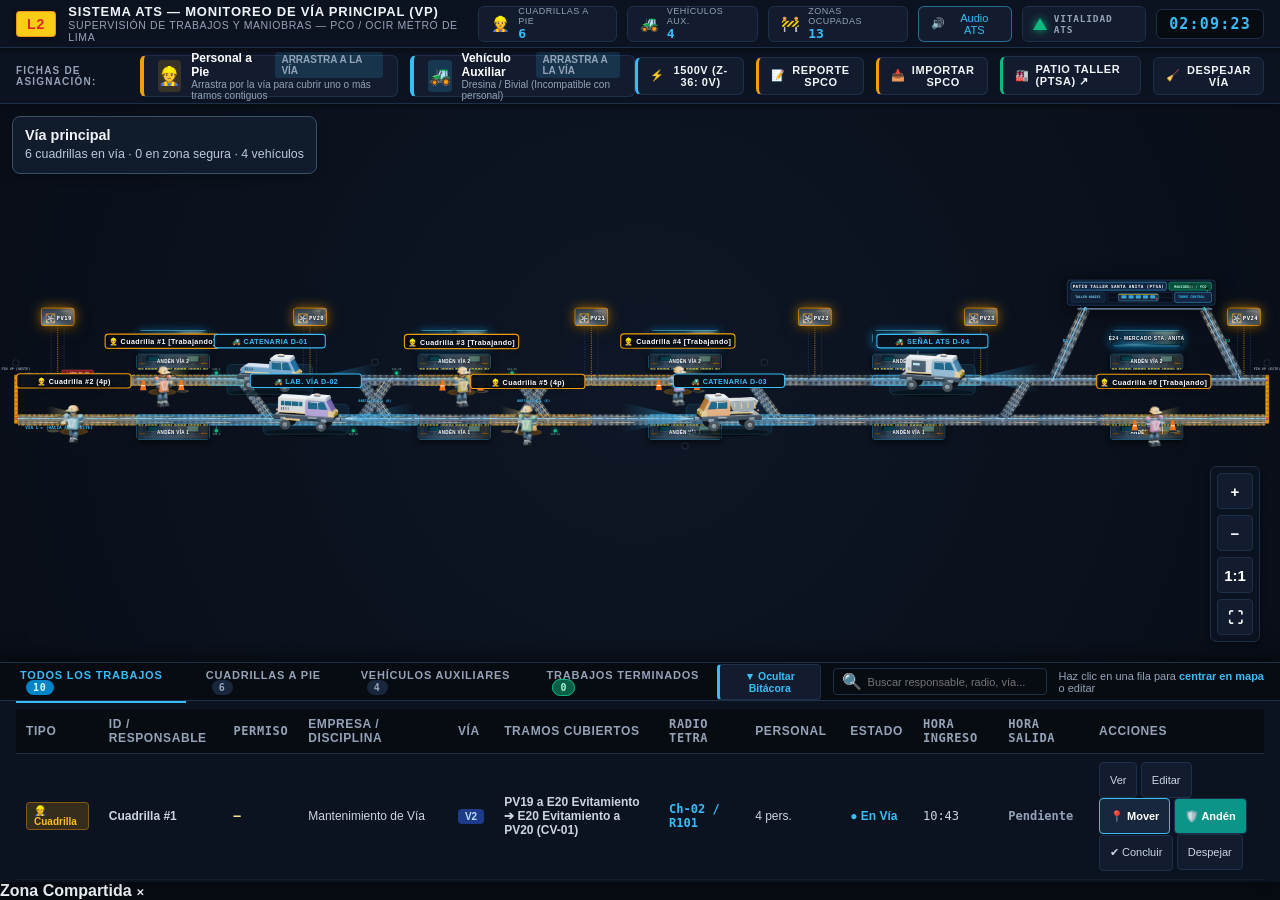
<file: index.html>
<!DOCTYPE html>
<html lang="es">
<head>
  <meta charset="UTF-8">
  <meta http-equiv="refresh" content="0; url=./Simulador%20ATS/">
  <title>Simulador ATS Línea 2</title>
</head>
<body>
  <script>window.location.replace("./Simulador%20ATS/");</script>
  <p>Redirigiendo al <a href="./Simulador%20ATS/">Simulador ATS Línea 2</a>...</p>
</body>
</html>
</file>
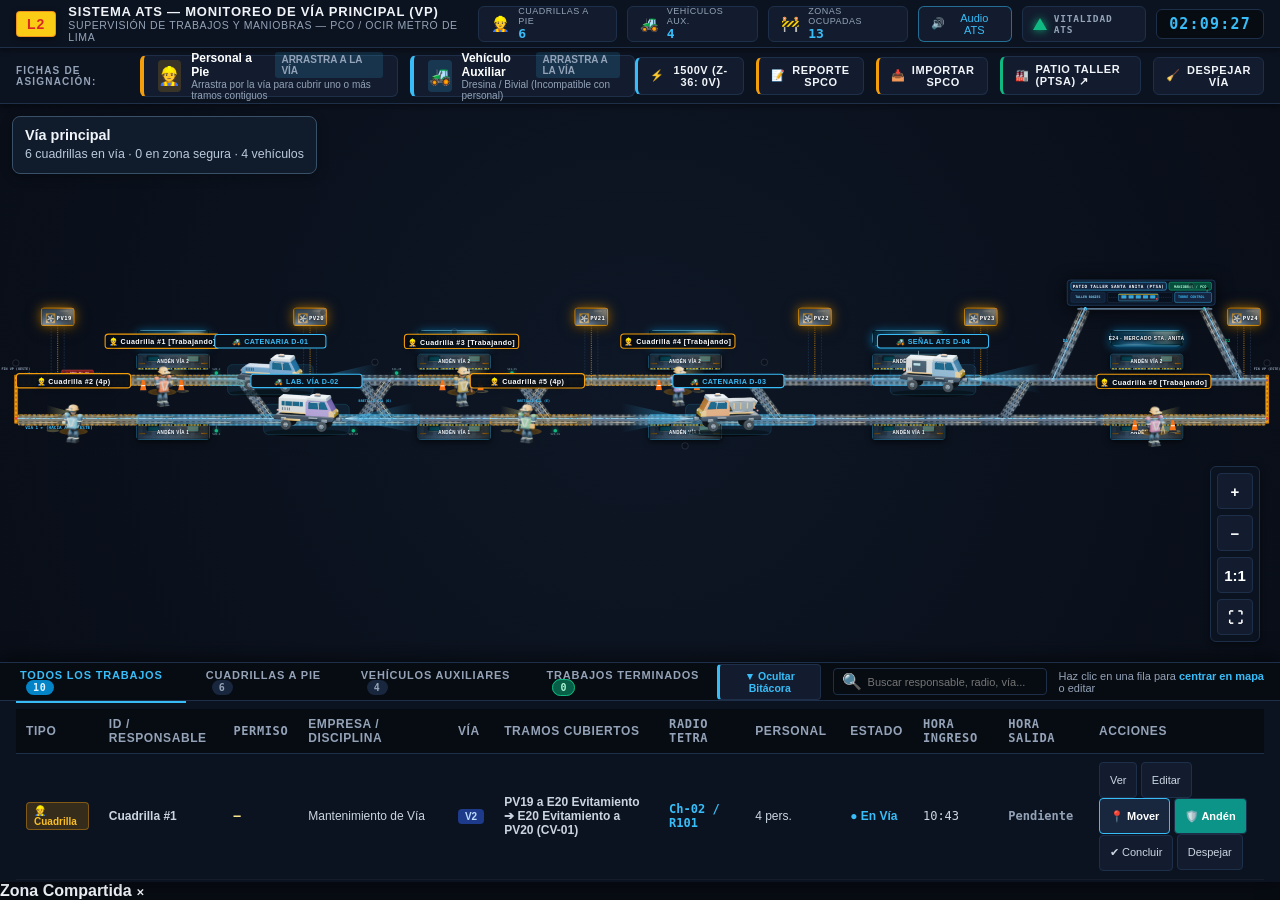
<file: Simulador ATS/index.html>
<!DOCTYPE html>
<html lang="es">
<head>
  <meta charset="UTF-8">
  <meta name="viewport" content="width=device-width, initial-scale=1.0, maximum-scale=1.0, user-scalable=no">
  <title>Simulador ATS — Monitoreo de Trabajos en Vía Principal | OCIR Línea 2</title>
  <link rel="stylesheet" href="css/base.css?v=20261114_01">
  <link rel="stylesheet" href="css/track-svg.css?v=20261124_01">
  <link rel="stylesheet" href="css/sprites-animations.css?v=20261117_07">
  <link rel="stylesheet" href="css/modals-dock.css?v=20261114_01">

</head>
<body class="vp-page">

  <!-- ==========================================================================
       1. CABECERA PRINCIPAL (HEADER SISTEMA ATS)
       ========================================================================== -->
  <header id="sys-header">
    <div class="brand-section">
      <div class="brand-badge">L2</div>
      <div class="brand-title">
        <h1>SISTEMA ATS — MONITOREO DE VÍA PRINCIPAL (VP)</h1>
        <span>SUPERVISIÓN DE TRABAJOS Y MANIOBRAS — PCO / OCIR METRO DE LIMA</span>
      </div>
    </div>

    <div class="header-telemetry">
      <div class="telemetry-card">
        <span class="card-icon">👷</span>
        <div class="card-info">
          <label>Cuadrillas a Pie</label>
          <strong id="counter-crews">0</strong>
        </div>
      </div>

      <div class="telemetry-card">
        <span class="card-icon">🚜</span>
        <div class="card-info">
          <label>Vehículos Aux.</label>
          <strong id="counter-vehicles">0</strong>
        </div>
      </div>

      <div class="telemetry-card">
        <span class="card-icon">🚧</span>
        <div class="card-info">
          <label>Zonas Ocupadas</label>
          <strong id="counter-zones">0</strong>
        </div>
      </div>

<button class="nav-pill" id="btn-open-easter-eggs" title="Sala Arcade: 8 secretos por descubrir en el plano">🕵️ Secretos: <span id="easter-counter">0/8</span></button>

      <button class="sound-toggle-btn sound-on" id="btn-sound-toggle" title="Activar/Silenciar efectos sonoros y tonos TETRA ATS">
        <span id="sound-icon">🔊</span> <span id="sound-text">Audio ATS</span>
      </button>

            <!-- Indicador de Vitalidad del Sistema ATS (Watchdog RGB a 60 FPS) -->
      <div class="system-vitality-badge" title="Indicador de Vitalidad del Sistema ATS (Watchdog RGB activo en tiempo real)">
        <div class="rgb-triangle-beacon"></div>
        <span class="vitality-text">VITALIDAD ATS</span>
      </div>

      <div id="clock-display">00:00:00</div>
    </div>
  </header>

  <!-- ==========================================================================
       3. BANDEJA DE FICHAS TIPO GOOGLE MAPS / PEGMAN (DRAG & DROP DIRECTO)
       ========================================================================== -->
  <nav id="monopoly-toolbar">
    <div class="toolbar-group">
      <span class="toolbar-label">Fichas de Asignación:</span>

      <!-- Ficha Pegman Cuadrilla a Pie -->
      <div class="pegman-chip chip-crew" id="chip-crew" draggable="false" ondragstart="return false;" title="¡Arrastra a la vía para asignar cuadrilla!">
        <div class="pegman-icon-box">👷</div>
        <div class="pegman-text">
          <strong>Personal a Pie <span class="drag-hint-badge">Arrastra a la Vía</span></strong>
          <span>Arrastra por la vía para cubrir uno o más tramos contiguos</span>
        </div>
      </div>

      <!-- Ficha Pegman Vehículo Auxiliar -->
      <div class="pegman-chip chip-vehicle" id="chip-vehicle" draggable="false" ondragstart="return false;" title="¡Arrastra con click izquierdo hacia la vía para maniobra!">
        <div class="pegman-icon-box">🚜</div>
        <div class="pegman-text">
          <strong>Vehículo Auxiliar <span class="drag-hint-badge">Arrastra a la Vía</span></strong>
          <span>Dresina / Bivial (Incompatible con personal)</span>
        </div>
      </div>
    </div>

    <div class="toolbar-group">
      <!-- Control de Tensión de Catenaria 1500V DC -->
      <button class="action-btn btn-catenary" id="btn-catenary-panel" title="Gestión de Tensión en Catenaria (1500V DC) — Corte por tramos o general">
        <span id="catenary-icon">⚡</span> <span id="catenary-status-text">1500V: Conforme</span>
      </button>

      <button class="action-btn btn-sheet" id="btn-open-daily-sheet" title="Generar Reporte SPCO para impresión y firma de SPCO y Operador">
        <span>📝</span> Reporte SPCO
      </button>

      <button class="action-btn btn-import-spco" id="btn-open-spco-import" title="Copiar trabajos del Excel del SPCO, verificarlos en una tabla e importarlos a la vía">
        <span>📥</span> Importar SPCO
      </button>

      <!-- Acceso a Patio Taller Santa Anita (PTSA) en ventana/pestaña independiente -->
      <a href="ptsa.html" target="_blank" class="action-btn" id="btn-open-ptsa-tab" title="Abrir Plano Esquemático SCADA y Gestión de Trabajos de Patio Taller Santa Anita (PTSA) en pestaña nueva">
        <span>🏭</span> Patio Taller (PTSA) ↗
      </a>

      <button class="action-btn" id="btn-clear-all" title="Despejar todas las cuadrillas y vehículos en vía">
        <span>🧹</span> Despejar Vía
      </button>
    </div>
  </nav>

  <!-- ==========================================================================
       4. ÁREA DE VISUALIZACIÓN: PLANO ESQUEMÁTICO SVG DE VÍA PRINCIPAL (3550px)
       ========================================================================== -->
  <main id="main-viewport">
    <div id="svg-pan-zoom-container">
      <svg id="track-svg" viewBox="0 -65 3550 585" preserveAspectRatio="xMidYMid meet">
        <defs>
          <filter id="glow-cyan" x="-20%" y="-20%" width="140%" height="140%">
            <feGaussianBlur stdDeviation="3" result="blur" />
            <feComposite in="SourceGraphic" in2="blur" operator="over" />
          </filter>
          <filter id="glow-amber" x="-20%" y="-20%" width="140%" height="140%">
            <feGaussianBlur stdDeviation="4" result="blur" />
            <feComposite in="SourceGraphic" in2="blur" operator="over" />
          </filter>
          <filter id="glow-gold" x="-30%" y="-30%" width="160%" height="160%">
            <feGaussianBlur stdDeviation="3" result="blur" />
            <feComposite in="SourceGraphic" in2="blur" operator="over" />
          </filter>

          <!-- Patrón de Franjas de Precaución (Chevrons) Amarillas y Negras para Bivial -->
          <pattern id="hazard-stripes" width="10" height="10" patternUnits="userSpaceOnUse" patternTransform="rotate(45)">
            <rect width="5" height="10" fill="#facc15" />
            <rect x="5" width="5" height="10" fill="#0f172a" />
          </pattern>

          <!-- Módulo 3D prerenderizado en Blender; la línea ATS SVG se dibuja encima -->
          <pattern id="vp-track-blender-pattern" width="160" height="30" patternUnits="userSpaceOnUse">
            <image href="assets/sprites/vp/environment/track-module.png?v=20261116_01" width="160" height="30" preserveAspectRatio="none" />
          </pattern>

          <!-- Superficie modular de andén: textura fija, sin codificar estados ATS -->
          <linearGradient id="vp-platform-surface" x1="0%" y1="0%" x2="0%" y2="100%">
            <stop offset="0%" stop-color="#253a54" />
            <stop offset="18%" stop-color="#172a41" />
            <stop offset="100%" stop-color="#0c1727" />
          </linearGradient>
          <pattern id="vp-platform-panels" width="24" height="42" patternUnits="userSpaceOnUse">
            <rect width="24" height="42" fill="url(#vp-platform-surface)" />
            <path d="M0 1H24 M0 41H24" stroke="#8da4bd" stroke-opacity="0.22" stroke-width="1" />
            <path d="M12 5V37" stroke="#607893" stroke-opacity="0.16" stroke-width="1" />
            <path d="M2 4H8" stroke="#cbd5e1" stroke-opacity="0.12" stroke-width="1" />
          </pattern>

          <!-- Degradados de Carrocería Pesada Industrial y Cabina Bivial -->
          <linearGradient id="veh-cab-paint" x1="0%" y1="0%" x2="0%" y2="100%">
            <stop offset="0%" stop-color="#fbbf24" />
            <stop offset="45%" stop-color="#f59e0b" />
            <stop offset="100%" stop-color="#d97706" />
          </linearGradient>

          <linearGradient id="veh-crane-orange" x1="0%" y1="0%" x2="0%" y2="100%">
            <stop offset="0%" stop-color="#fb923c" />
            <stop offset="100%" stop-color="#ea580c" />
          </linearGradient>

          <linearGradient id="veh-glass-polar" x1="0%" y1="0%" x2="100%" y2="100%">
            <stop offset="0%" stop-color="#0284c7" stop-opacity="0.9" />
            <stop offset="40%" stop-color="#38bdf8" stop-opacity="0.8" />
            <stop offset="45%" stop-color="#ffffff" stop-opacity="0.9" />
            <stop offset="55%" stop-color="#0369a1" stop-opacity="0.9" />
            <stop offset="100%" stop-color="#082f49" stop-opacity="0.95" />
          </linearGradient>

          <linearGradient id="metal-chrome" x1="0%" y1="0%" x2="0%" y2="100%">
            <stop offset="0%" stop-color="#e2e8f0" />
            <stop offset="50%" stop-color="#94a3b8" />
            <stop offset="100%" stop-color="#475569" />
          </linearGradient>

          <!-- Degradados de Personaje: Casco y Chaleco Alta Visibilidad -->
          <linearGradient id="worker-helmet-grad" x1="0%" y1="0%" x2="0%" y2="100%">
            <stop offset="0%" stop-color="#fef08a" />
            <stop offset="40%" stop-color="#facc15" />
            <stop offset="100%" stop-color="#ca8a04" />
          </linearGradient>

          <linearGradient id="worker-vest-grad" x1="0%" y1="0%" x2="100%" y2="0%">
            <stop offset="0%" stop-color="#ea580c" />
            <stop offset="35%" stop-color="#f97316" />
            <stop offset="70%" stop-color="#facc15" />
            <stop offset="100%" stop-color="#84cc16" />
          </linearGradient>

          <linearGradient id="crew-beam-grad" x1="0%" y1="0%" x2="100%" y2="0%">
            <stop offset="0%" stop-color="rgba(254, 240, 138, 0.38)" />
            <stop offset="100%" stop-color="rgba(254, 240, 138, 0)" />
          </linearGradient>

          <linearGradient id="headlight-beam-east" x1="0%" y1="0%" x2="100%" y2="0%">
            <stop offset="0%" stop-color="#ffffff" stop-opacity="0.9" />
            <stop offset="25%" stop-color="#38bdf8" stop-opacity="0.5" />
            <stop offset="100%" stop-color="#38bdf8" stop-opacity="0" />
          </linearGradient>

          <linearGradient id="headlight-beam-west" x1="100%" y1="0%" x2="0%" y2="0%">
            <stop offset="0%" stop-color="#ffffff" stop-opacity="0.9" />
            <stop offset="25%" stop-color="#38bdf8" stop-opacity="0.5" />
            <stop offset="100%" stop-color="#38bdf8" stop-opacity="0" />
          </linearGradient>

          <!-- Filtro de Rayo / Arco Eléctrico Catenaria 1500V DC y Chispas -->
          <filter id="lightning-arc-glow" x="-50%" y="-150%" width="200%" height="400%">
            <feGaussianBlur in="SourceGraphic" stdDeviation="2.2" result="blur1" />
            <feGaussianBlur in="SourceGraphic" stdDeviation="5.5" result="blur2" />
            <feMerge>
              <feMergeNode in="blur2" />
              <feMergeNode in="blur1" />
              <feMergeNode in="SourceGraphic" />
            </feMerge>
          </filter>

          <filter id="spark-blast-glow" x="-50%" y="-50%" width="200%" height="200%">
            <feGaussianBlur stdDeviation="3" result="blur" />
            <feMerge>
              <feMergeNode in="blur" />
              <feMergeNode in="SourceGraphic" />
            </feMerge>
          </filter>

          <linearGradient id="lightning-energy-grad" x1="0%" y1="0%" x2="100%" y2="0%">
            <stop offset="0%" stop-color="#38bdf8" />
            <stop offset="25%" stop-color="#67e8f9" />
            <stop offset="50%" stop-color="#ffffff" />
            <stop offset="75%" stop-color="#67e8f9" />
            <stop offset="100%" stop-color="#38bdf8" />
          </linearGradient>

          <radialGradient id="spark-core-glow" cx="50%" cy="50%" r="50%">
            <stop offset="0%" stop-color="#ffffff" />
            <stop offset="40%" stop-color="#67e8f9" />
            <stop offset="70%" stop-color="#0284c7" stop-opacity="0.8" />
            <stop offset="100%" stop-color="#0284c7" stop-opacity="0" />
          </radialGradient>
        </defs>

        <!-- Fondo Cuadrícula y Bóveda del Túnel Subterráneo -->
        <g id="grid-background" opacity="0.15">
          <line x1="0" y1="100" x2="3550" y2="100" stroke="#334460" stroke-dasharray="4 8" />
          <line x1="0" y1="270" x2="3550" y2="270" stroke="#334460" stroke-dasharray="2 6" />
          <line x1="0" y1="410" x2="3550" y2="410" stroke="#334460" stroke-dasharray="4 8" />
          <!-- Líneas de bóveda subterránea (Techo y Solera de túnel de concreto) -->
          <line x1="0" y1="198" x2="3550" y2="198" stroke="#38bdf8" stroke-width="1.2" stroke-dasharray="6 8" opacity="0.35" />
          <line x1="0" y1="352" x2="3550" y2="352" stroke="#38bdf8" stroke-width="1.2" stroke-dasharray="6 8" opacity="0.35" />
        </g>

        <!-- Capa de Ondulaciones (Ripples) al soltar fichas -->
        <g id="ripples-layer"></g>

        <!-- Capa de Zonas de Vía (Tramos Clicables y Exclusiones) -->
        <g id="track-zones-layer"></g>

        <!-- Capa de Infraestructura Fija (Vías, Cambiavías, Estaciones, Pozos) -->
        <g id="infrastructure-layer">
          <!-- Lecho ferroviario fijo: balasto, durmientes y cantos metálicos.
               La línea ATS principal queda encima y conserva sus colores/estados. -->
          <line x1="50" y1="220" x2="3510" y2="220" stroke="#070d17" stroke-width="25" stroke-linecap="round" pointer-events="none" />
          <line x1="50" y1="330" x2="3510" y2="330" stroke="#070d17" stroke-width="25" stroke-linecap="round" pointer-events="none" />
          <line x1="50" y1="220" x2="3510" y2="220" stroke="#293b52" stroke-width="15" stroke-dasharray="5 11" stroke-linecap="butt" pointer-events="none" />
          <line x1="50" y1="330" x2="3510" y2="330" stroke="#293b52" stroke-width="15" stroke-dasharray="5 11" stroke-linecap="butt" pointer-events="none" />
          <line x1="50" y1="214.5" x2="3510" y2="214.5" stroke="#a8b8c8" stroke-opacity="0.48" stroke-width="1.2" pointer-events="none" />
          <line x1="50" y1="225.5" x2="3510" y2="225.5" stroke="#a8b8c8" stroke-opacity="0.48" stroke-width="1.2" pointer-events="none" />
          <line x1="50" y1="324.5" x2="3510" y2="324.5" stroke="#a8b8c8" stroke-opacity="0.48" stroke-width="1.2" pointer-events="none" />
          <line x1="50" y1="335.5" x2="3510" y2="335.5" stroke="#a8b8c8" stroke-opacity="0.48" stroke-width="1.2" pointer-events="none" />
          <!-- Textura 3D fija de Blender bajo los tramos interactivos -->
          <rect x="50" y="205" width="3460" height="30" fill="url(#vp-track-blender-pattern)" pointer-events="none" />
          <rect x="50" y="315" width="3460" height="30" fill="url(#vp-track-blender-pattern)" pointer-events="none" />
          <!-- Bases 3D de cruces en capa inferior; las agujas/estados SVG van encima -->
          <image class="blender-switch-rail" href="assets/sprites/vp/environment/track-module.png?v=20261116_01" x="0" y="-15" width="136.0" height="30" transform="translate(670, 220) rotate(54)" preserveAspectRatio="none" />
          <image class="blender-switch-rail" href="assets/sprites/vp/environment/track-module.png?v=20261116_01" x="0" y="-15" width="136.0" height="30" transform="translate(1000, 220) rotate(54)" preserveAspectRatio="none" />
          <image class="blender-switch-rail" href="assets/sprites/vp/environment/track-module.png?v=20261116_01" x="0" y="-15" width="136.0" height="30" transform="translate(1000, 330) rotate(-54)" preserveAspectRatio="none" />
          <image class="blender-switch-rail" href="assets/sprites/vp/environment/track-module.png?v=20261116_01" x="0" y="-15" width="136.0" height="30" transform="translate(1440, 220) rotate(54)" preserveAspectRatio="none" />
          <image class="blender-switch-rail" href="assets/sprites/vp/environment/track-module.png?v=20261116_01" x="0" y="-15" width="136.0" height="30" transform="translate(1440, 330) rotate(-54)" preserveAspectRatio="none" />
          <image class="blender-switch-rail" href="assets/sprites/vp/environment/track-module.png?v=20261116_01" x="0" y="-15" width="136.0" height="30" transform="translate(2080, 220) rotate(54)" preserveAspectRatio="none" />
          <image class="blender-switch-rail" href="assets/sprites/vp/environment/track-module.png?v=20261116_01" x="0" y="-15" width="130.4" height="30" transform="translate(2780, 330) rotate(-57.53)" preserveAspectRatio="none" />
          <image class="blender-switch-rail" href="assets/sprites/vp/environment/track-module.png?v=20261116_01" x="0" y="-15" width="217.5" height="30" transform="translate(2920, 220) rotate(-65.56)" preserveAspectRatio="none" />
          <image class="blender-switch-rail" href="assets/sprites/vp/environment/track-module.png?v=20261116_01" x="0" y="-15" width="221.8" height="30" transform="translate(3440, 220) rotate(-116.79)" preserveAspectRatio="none" />

          <!-- Paragolpes Extremo Oeste (Cola Maniobras Evitamiento) -->
          <g transform="translate(40, 205)">
            <rect x="0" y="0" width="9" height="135" fill="#f59e0b" rx="2" stroke="#d97706" stroke-width="1" />
            <line x1="4.5" y1="0" x2="4.5" y2="135" stroke="#78350f" stroke-width="2" stroke-dasharray="6 6" />
            <circle cx="4.5" cy="15" r="3.5" fill="#ef4444" />
            <circle cx="4.5" cy="120" r="3.5" fill="#ef4444" />
          </g>
          <text x="44" y="192" fill="#94a3b8" font-size="9.5" text-anchor="middle" font-weight="bold" font-family="monospace">FIN VP (OESTE)</text>

          <!-- Paragolpes Extremo Este (Cola Maniobras Mercado Santa Anita) -->
          <g transform="translate(3510, 205)">
            <rect x="0" y="0" width="9" height="135" fill="#f59e0b" rx="2" stroke="#d97706" stroke-width="1" />
            <line x1="4.5" y1="0" x2="4.5" y2="135" stroke="#78350f" stroke-width="2" stroke-dasharray="6 6" />
            <circle cx="4.5" cy="15" r="3.5" fill="#ef4444" />
            <circle cx="4.5" cy="120" r="3.5" fill="#ef4444" />
          </g>
          <text x="3514" y="192" fill="#94a3b8" font-size="9.5" text-anchor="middle" font-weight="bold" font-family="monospace">FIN VP (ESTE)</text>

          <!-- VÍA 2 (Superior) - Sentido hacia Callao (Oeste) -->
          <line x1="50" y1="220" x2="3510" y2="220" class="svg-track-line" id="line-via2" />
          <text x="70" y="208" fill="#38bdf8" font-size="12" font-weight="bold" font-family="monospace">VÍA 2 ◄ (HACIA CALLAO / OESTE)</text>

          <!-- VÍA 1 (Inferior) - Sentido hacia Ate (Este) -->
          <line x1="50" y1="330" x2="3510" y2="330" class="svg-track-line" id="line-via1" />
          <text x="70" y="356" fill="#38bdf8" font-size="12" font-weight="bold" font-family="monospace">VÍA 1 ► (HACIA ATE / ESTE)</text>

          <!-- CAMBIAVÍAS / BRETELLES / ESCAPES -->
          <!-- Escape 1: Post-Evitamiento (E20 a PV20) -->
          <g class="switch-group" id="sw-e20-pv20" data-switch-id="CV-01" title="Cambiavías CV-01">
            <line x1="670" y1="220" x2="750" y2="330" class="crossover-line" />
            <circle cx="670" cy="220" r="4.5" class="switch-point" />
            <circle cx="750" cy="330" r="4.5" class="switch-point" />
            <text x="710" y="275" fill="#94a3b8" font-size="9" font-family="monospace" text-anchor="middle">CV-01</text>
          </g>

          <!-- Bretelle 1 (Escape Doble en X): Previo a Óvalo Santa Anita (PV20 a E21) -->
          <g class="switch-group" id="bretelle-1" data-switch-id="BT-01" title="Bretelle Oeste E21">
            <line x1="1000" y1="220" x2="1080" y2="330" class="crossover-line" />
            <line x1="1000" y1="330" x2="1080" y2="220" class="crossover-line" />
            <circle cx="1000" cy="220" r="4.5" class="switch-point" />
            <circle cx="1080" cy="220" r="4.5" class="switch-point" />
            <circle cx="1000" cy="330" r="4.5" class="switch-point" />
            <circle cx="1080" cy="330" r="4.5" class="switch-point" />
            <text x="1040" y="280" fill="#38bdf8" font-size="9.5" font-family="monospace" font-weight="bold" text-anchor="middle">BRETELLE E21 (O)</text>
          </g>

          <!-- Bretelle 2 (Escape Doble en X): Posterior a Óvalo Santa Anita (E21 a PV21) -->
          <g class="switch-group" id="bretelle-2" data-switch-id="BT-02" title="Bretelle Este E21">
            <line x1="1440" y1="220" x2="1520" y2="330" class="crossover-line" />
            <line x1="1440" y1="330" x2="1520" y2="220" class="crossover-line" />
            <circle cx="1440" cy="220" r="4.5" class="switch-point" />
            <circle cx="1520" cy="220" r="4.5" class="switch-point" />
            <circle cx="1440" cy="330" r="4.5" class="switch-point" />
            <circle cx="1520" cy="330" r="4.5" class="switch-point" />
            <text x="1480" y="280" fill="#38bdf8" font-size="9.5" font-family="monospace" font-weight="bold" text-anchor="middle">BRETELLE E21 (E)</text>
          </g>

          <!-- Escape 2: Entre Colectora Industrial y Hermilio Valdizán (E22 a E23) -->
          <g class="switch-group" id="sw-e22-e23" data-switch-id="CV-02" title="Cambiavías CV-02">
            <line x1="2080" y1="220" x2="2160" y2="330" class="crossover-line" />
            <circle cx="2080" cy="220" r="4.5" class="switch-point" />
            <circle cx="2160" cy="330" r="4.5" class="switch-point" />
            <text x="2120" y="275" fill="#94a3b8" font-size="9" font-family="monospace" text-anchor="middle">CV-02</text>
          </g>

          <!-- ZONA ENTRE E23 Y E24: DIAGONAL CV-03 (ENTRE V1 Y V2) -->
          <g class="switch-group" id="sw-e23-e24" data-switch-id="CV-03" title="Escape diagonal CV-03 entre V1 y V2">
            <line x1="2780" y1="330" x2="2850" y2="220" class="crossover-line" />
            <circle cx="2780" cy="330" r="4.5" class="switch-point" />
            <circle cx="2850" cy="220" r="4.5" class="switch-point" />
            <text x="2815" y="290" fill="#94a3b8" font-size="9" font-family="monospace" text-anchor="middle">CV-03</text>
          </g>

          <!-- =====================================================================
               PATIO TALLER SANTA ANITA (PTSA) - COMPLEJO ELEVADO Y AMPLIADO
               ===================================================================== -->
          <g id="box-ptsa-elevated" transform="translate(2960, -58)" title="Patio Taller Santa Anita (PTSA) - Centro de Mantenimiento y Maniobras">
            <!-- Marco base del complejo de talleres de alta resolución -->
            <rect x="0" y="0" width="410" height="70" fill="#0b1626" stroke="#25436c" stroke-width="2" rx="8" filter="drop-shadow(0 8px 24px rgba(0,0,0,0.85))" />

            <!-- FILA SUPERIOR: Rótulo Principal y Badge de Operación (Totalmente visible y despejado) -->
            <rect x="10" y="6" width="265" height="22" fill="#132742" stroke="#38bdf8" stroke-width="1.5" rx="5" />
            <text x="142" y="21.5" fill="#ffffff" font-size="12" font-weight="900" font-family="monospace" letter-spacing="1px" text-anchor="middle">PATIO TALLER SANTA ANITA (PTSA)</text>
            
            <rect x="282" y="6" width="118" height="22" fill="#064e3b" stroke="#10b981" stroke-width="1.5" rx="5" />
            <text x="341" y="21" fill="#a7f3d0" font-size="10" font-weight="900" font-family="monospace" text-anchor="middle">MANIOBRAS / PCO</text>

            <!-- FILA INTERMEDIA: Bahías de Taller, Cochera con Trenes Estacionados y Torre -->
            <!-- Taller de Mantenimiento de Bogies -->
            <rect x="10" y="34" width="95" height="28" fill="#112238" stroke="#1e3a5f" stroke-width="1.2" rx="4" />
            <text x="57" y="51" fill="#7dd3fc" font-size="9" font-family="monospace" font-weight="900" text-anchor="middle">TALLER BOGIES</text>

            <!-- Vía de Cochera con Silueta Detallada de Tren Estacionado Hitachi -->
            <rect x="112" y="34" width="180" height="28" fill="#08101d" stroke="#253a5c" stroke-width="1.2" rx="4" />
            <line x1="116" y1="48" x2="288" y2="48" stroke="#334155" stroke-width="1.5" stroke-dasharray="3 3" />
            <!-- Tren estacionado en cochera interior de PTSA -->
            <g transform="translate(142, 38)">
              <rect x="0" y="0" width="110" height="20" rx="3" fill="#1e293b" stroke="#38bdf8" stroke-width="1.2" />
              <!-- Ventanas panorámicas de metro -->
              <rect x="8" y="4" width="14" height="9" fill="#38bdf8" opacity="0.85" rx="1" />
              <rect x="28" y="4" width="14" height="9" fill="#38bdf8" opacity="0.85" rx="1" />
              <rect x="48" y="4" width="14" height="9" fill="#38bdf8" opacity="0.85" rx="1" />
              <rect x="68" y="4" width="14" height="9" fill="#38bdf8" opacity="0.85" rx="1" />
              <rect x="88" y="4" width="14" height="9" fill="#38bdf8" opacity="0.85" rx="1" />
              <!-- Faro frontal y piloto rojo -->
              <circle cx="106" cy="14" r="2.5" fill="#ef4444" />
              <line x1="0" y1="2" x2="110" y2="2" stroke="#facc15" stroke-width="1.5" />
            </g>

            <!-- Torre de Control de Maniobras PTSA -->
            <rect x="298" y="34" width="102" height="28" fill="#152642" stroke="#38bdf8" stroke-width="1.2" rx="4" />
            <text x="344" y="51" fill="#38bdf8" font-size="9.5" font-family="monospace" font-weight="900" text-anchor="middle">TORRE CONTROL</text>
            <circle cx="388" cy="24" r="3.5" class="ptsa-tower-beacon" />
            <line x1="388" y1="34" x2="388" y2="24" stroke="#94a3b8" stroke-width="1.5" />
          </g>

          <!-- VÍA DE MANIOBRAS HORIZONTAL PTSA: Pasa a Y=22 libre de interferencias -->
          <line x1="2990" y1="22" x2="3360" y2="22" stroke="#5a738e" stroke-width="5" stroke-linecap="round" />
          <circle cx="3010" cy="22" r="5" fill="#38bdf8" />
          <circle cx="3340" cy="22" r="5" fill="#10b981" />

            <!-- DIAGONAL 1 (D1): Nace antes de E24 en Vía 2 y sube a PTSA (Y=220 a Y=22) -->
            <g class="switch-group" id="ramal-ptsa-d1" data-switch-id="D1" title="Diagonal D1 hacia Patio Santa Anita">
              <path d="M 2920,220 L 3010,22" fill="none" class="crossover-line" stroke-width="5" />
            <circle cx="2920" cy="220" r="5" class="switch-point" />
            <text x="2955" y="115" fill="#38bdf8" font-size="12" font-weight="900" font-family="monospace" text-anchor="middle">D1</text>
          </g>

            <!-- DIAGONAL 2 (D2): Nace pasando E24 en Vía 2 y sube a PTSA (Y=220 a Y=22) -->
            <g class="switch-group" id="ramal-ptsa-d2" data-switch-id="D2" title="Diagonal D2 hacia Patio Santa Anita">
              <path d="M 3440,220 L 3340,22" fill="none" class="crossover-line" stroke-width="5" />
            <circle cx="3440" cy="220" r="5" class="switch-point" />
            <text x="3405" y="115" fill="#10b981" font-size="12" font-weight="900" font-family="monospace" text-anchor="middle">D2</text>
          </g>
        </g>

        <!-- Ocupación/previsualización por encima del arte estático para que se lean los tramos -->
        <g id="work-span-layer"></g>
        <g id="drag-selection-layer"></g>

        <!-- Catenaria por encima del arte estático para mantener visible el estado ATS -->
        <g id="catenary-layer"></g>

        <!-- Capa de Estaciones y Andenes (E20 a E24) - Recuadro Ampliado sin rebasar límites del andén -->
        <g id="stations-layer">
          <!-- E20: Evitamiento (Centro X = 480) -->
          <g class="station-group" id="st-e20" transform="translate(380, 0)" title="Estación E20 Evitamiento">
            <rect class="station-pill-badge" x="0" y="82" width="200" height="42" rx="21" />
            <image class="station-sign-blender" href="assets/sprites/vp/environment/station-sign-module.png?v=20261116_01" x="0" y="82" width="200" height="42" preserveAspectRatio="none" />
            <rect class="station-sign-glint" x="9" y="85" width="24" height="2" rx="1" pointer-events="none" />
            <text class="station-pill-text" x="100" y="108">E20 · EVITAMIENTO</text>
            
            <!-- Andén Vía 2 con PSD LEDs y franja podotáctil amarilla -->
            <rect class="platform-box" x="0" y="148" width="200" height="42" rx="7" />
            <image class="platform-blender-sprite" href="assets/sprites/vp/environment/platform-module.png?v=20261116_02" x="0" y="148" width="200" height="42" preserveAspectRatio="none" />
            <line x1="4" y1="188" x2="196" y2="188" stroke="#facc15" stroke-width="2.5" stroke-dasharray="6 3" />
            <circle cx="20" cy="188" r="2.5" class="psd-led-blink" />
            <circle cx="60" cy="188" r="2.5" class="psd-led-blink" />
            <circle cx="100" cy="188" r="2.5" class="psd-led-blink" />
            <circle cx="140" cy="188" r="2.5" class="psd-led-blink" />
            <circle cx="180" cy="188" r="2.5" class="psd-led-blink" />
            <text class="platform-text" x="100" y="173">ANDÉN VÍA 2</text>

            <!-- Andén Vía 1 con PSD LEDs y franja podotáctil amarilla -->
            <rect class="platform-box" x="0" y="342" width="200" height="42" rx="7" />
            <image class="platform-blender-sprite" href="assets/sprites/vp/environment/platform-module.png?v=20261116_02" x="0" y="342" width="200" height="42" preserveAspectRatio="none" />
            <line x1="4" y1="344" x2="196" y2="344" stroke="#facc15" stroke-width="2.5" stroke-dasharray="6 3" />
            <circle cx="20" cy="344" r="2.5" class="psd-led-blink" />
            <circle cx="60" cy="344" r="2.5" class="psd-led-blink" />
            <circle cx="100" cy="344" r="2.5" class="psd-led-blink" />
            <circle cx="140" cy="344" r="2.5" class="psd-led-blink" />
            <circle cx="180" cy="344" r="2.5" class="psd-led-blink" />
            <text class="platform-text" x="100" y="369">ANDÉN VÍA 1</text>
          </g>

          <!-- E21: Óvalo Santa Anita (Centro X = 1260) -->
          <g class="station-group" id="st-e21" transform="translate(1160, 0)" title="Estación E21 Óvalo Santa Anita">
            <rect class="station-pill-badge" x="0" y="82" width="200" height="42" rx="21" />
            <image class="station-sign-blender" href="assets/sprites/vp/environment/station-sign-module.png?v=20261116_01" x="0" y="82" width="200" height="42" preserveAspectRatio="none" />
            <rect class="station-sign-glint" x="9" y="85" width="24" height="2" rx="1" pointer-events="none" />
            <text class="station-pill-text" x="100" y="108">E21 · ÓVALO STA. ANITA</text>
            
            <rect class="platform-box" x="0" y="148" width="200" height="42" rx="7" />
            <image class="platform-blender-sprite" href="assets/sprites/vp/environment/platform-module.png?v=20261116_02" x="0" y="148" width="200" height="42" preserveAspectRatio="none" />
            <line x1="4" y1="188" x2="196" y2="188" stroke="#facc15" stroke-width="2.5" stroke-dasharray="6 3" />
            <circle cx="20" cy="188" r="2.5" class="psd-led-blink" />
            <circle cx="60" cy="188" r="2.5" class="psd-led-blink" />
            <circle cx="100" cy="188" r="2.5" class="psd-led-blink" />
            <circle cx="140" cy="188" r="2.5" class="psd-led-blink" />
            <circle cx="180" cy="188" r="2.5" class="psd-led-blink" />
            <text class="platform-text" x="100" y="173">ANDÉN VÍA 2</text>

            <rect class="platform-box" x="0" y="342" width="200" height="42" rx="7" />
            <image class="platform-blender-sprite" href="assets/sprites/vp/environment/platform-module.png?v=20261116_02" x="0" y="342" width="200" height="42" preserveAspectRatio="none" />
            <line x1="4" y1="344" x2="196" y2="344" stroke="#facc15" stroke-width="2.5" stroke-dasharray="6 3" />
            <circle cx="20" cy="344" r="2.5" class="psd-led-blink" />
            <circle cx="60" cy="344" r="2.5" class="psd-led-blink" />
            <circle cx="100" cy="344" r="2.5" class="psd-led-blink" />
            <circle cx="140" cy="344" r="2.5" class="psd-led-blink" />
            <circle cx="180" cy="344" r="2.5" class="psd-led-blink" />
            <text class="platform-text" x="100" y="369">ANDÉN VÍA 1</text>
          </g>

          <!-- E22: Colectora Industrial (Centro X = 1900) -->
          <g class="station-group" id="st-e22" transform="translate(1800, 0)" title="Estación E22 Colectora Industrial">
            <rect class="station-pill-badge" x="0" y="82" width="200" height="42" rx="21" />
            <image class="station-sign-blender" href="assets/sprites/vp/environment/station-sign-module.png?v=20261116_01" x="0" y="82" width="200" height="42" preserveAspectRatio="none" />
            <rect class="station-sign-glint" x="9" y="85" width="24" height="2" rx="1" pointer-events="none" />
            <text class="station-pill-text" x="100" y="108">E22 · COLECTORA IND.</text>
            
            <rect class="platform-box" x="0" y="148" width="200" height="42" rx="7" />
            <image class="platform-blender-sprite" href="assets/sprites/vp/environment/platform-module.png?v=20261116_02" x="0" y="148" width="200" height="42" preserveAspectRatio="none" />
            <line x1="4" y1="188" x2="196" y2="188" stroke="#facc15" stroke-width="2.5" stroke-dasharray="6 3" />
            <circle cx="20" cy="188" r="2.5" class="psd-led-blink" />
            <circle cx="60" cy="188" r="2.5" class="psd-led-blink" />
            <circle cx="100" cy="188" r="2.5" class="psd-led-blink" />
            <circle cx="140" cy="188" r="2.5" class="psd-led-blink" />
            <circle cx="180" cy="188" r="2.5" class="psd-led-blink" />
            <text class="platform-text" x="100" y="173">ANDÉN VÍA 2</text>

            <rect class="platform-box" x="0" y="342" width="200" height="42" rx="7" />
            <image class="platform-blender-sprite" href="assets/sprites/vp/environment/platform-module.png?v=20261116_02" x="0" y="342" width="200" height="42" preserveAspectRatio="none" />
            <line x1="4" y1="344" x2="196" y2="344" stroke="#facc15" stroke-width="2.5" stroke-dasharray="6 3" />
            <circle cx="20" cy="344" r="2.5" class="psd-led-blink" />
            <circle cx="60" cy="344" r="2.5" class="psd-led-blink" />
            <circle cx="100" cy="344" r="2.5" class="psd-led-blink" />
            <circle cx="140" cy="344" r="2.5" class="psd-led-blink" />
            <circle cx="180" cy="344" r="2.5" class="psd-led-blink" />
            <text class="platform-text" x="100" y="369">ANDÉN VÍA 1</text>
          </g>

          <!-- E23: Hermilio Valdizán (Centro X = 2520) -->
          <g class="station-group" id="st-e23" transform="translate(2420, 0)" title="Estación E23 Hermilio Valdizán">
            <rect class="station-pill-badge" x="0" y="82" width="200" height="42" rx="21" />
            <image class="station-sign-blender" href="assets/sprites/vp/environment/station-sign-module.png?v=20261116_01" x="0" y="82" width="200" height="42" preserveAspectRatio="none" />
            <rect class="station-sign-glint" x="9" y="85" width="24" height="2" rx="1" pointer-events="none" />
            <text class="station-pill-text" x="100" y="108">E23 · H. VALDIZÁN</text>
            
            <rect class="platform-box" x="0" y="148" width="200" height="42" rx="7" />
            <image class="platform-blender-sprite" href="assets/sprites/vp/environment/platform-module.png?v=20261116_02" x="0" y="148" width="200" height="42" preserveAspectRatio="none" />
            <line x1="4" y1="188" x2="196" y2="188" stroke="#facc15" stroke-width="2.5" stroke-dasharray="6 3" />
            <circle cx="20" cy="188" r="2.5" class="psd-led-blink" />
            <circle cx="60" cy="188" r="2.5" class="psd-led-blink" />
            <circle cx="100" cy="188" r="2.5" class="psd-led-blink" />
            <circle cx="140" cy="188" r="2.5" class="psd-led-blink" />
            <circle cx="180" cy="188" r="2.5" class="psd-led-blink" />
            <text class="platform-text" x="100" y="173">ANDÉN VÍA 2</text>

            <rect class="platform-box" x="0" y="342" width="200" height="42" rx="7" />
            <image class="platform-blender-sprite" href="assets/sprites/vp/environment/platform-module.png?v=20261116_02" x="0" y="342" width="200" height="42" preserveAspectRatio="none" />
            <line x1="4" y1="344" x2="196" y2="344" stroke="#facc15" stroke-width="2.5" stroke-dasharray="6 3" />
            <circle cx="20" cy="344" r="2.5" class="psd-led-blink" />
            <circle cx="60" cy="344" r="2.5" class="psd-led-blink" />
            <circle cx="100" cy="344" r="2.5" class="psd-led-blink" />
            <circle cx="140" cy="344" r="2.5" class="psd-led-blink" />
            <circle cx="180" cy="344" r="2.5" class="psd-led-blink" />
            <text class="platform-text" x="100" y="369">ANDÉN VÍA 1</text>
          </g>

          <!-- E24: Mercado Santa Anita (Centro X = 3180) -->
          <g class="station-group" id="st-e24" transform="translate(3080, 0)" title="Estación E24 Mercado Santa Anita">
            <rect class="station-pill-badge" x="0" y="82" width="200" height="42" rx="21" />
            <image class="station-sign-blender" href="assets/sprites/vp/environment/station-sign-module.png?v=20261116_01" x="0" y="82" width="200" height="42" preserveAspectRatio="none" />
            <rect class="station-sign-glint" x="9" y="85" width="24" height="2" rx="1" pointer-events="none" />
            <text class="station-pill-text" x="100" y="108">E24 · MERCADO STA. ANITA</text>
            
            <rect class="platform-box" x="0" y="148" width="200" height="42" rx="7" />
            <image class="platform-blender-sprite" href="assets/sprites/vp/environment/platform-module.png?v=20261116_02" x="0" y="148" width="200" height="42" preserveAspectRatio="none" />
            <line x1="4" y1="188" x2="196" y2="188" stroke="#facc15" stroke-width="2.5" stroke-dasharray="6 3" />
            <circle cx="20" cy="188" r="2.5" class="psd-led-blink" />
            <circle cx="60" cy="188" r="2.5" class="psd-led-blink" />
            <circle cx="100" cy="188" r="2.5" class="psd-led-blink" />
            <circle cx="140" cy="188" r="2.5" class="psd-led-blink" />
            <circle cx="180" cy="188" r="2.5" class="psd-led-blink" />
            <text class="platform-text" x="100" y="173">ANDÉN VÍA 2</text>

            <rect class="platform-box" x="0" y="342" width="200" height="42" rx="7" />
            <image class="platform-blender-sprite" href="assets/sprites/vp/environment/platform-module.png?v=20261116_02" x="0" y="342" width="200" height="42" preserveAspectRatio="none" />
            <line x1="4" y1="344" x2="196" y2="344" stroke="#facc15" stroke-width="2.5" stroke-dasharray="6 3" />
            <circle cx="20" cy="344" r="2.5" class="psd-led-blink" />
            <circle cx="60" cy="344" r="2.5" class="psd-led-blink" />
            <circle cx="100" cy="344" r="2.5" class="psd-led-blink" />
            <circle cx="140" cy="344" r="2.5" class="psd-led-blink" />
            <circle cx="180" cy="344" r="2.5" class="psd-led-blink" />
            <text class="platform-text" x="100" y="369">ANDÉN VÍA 1</text>
          </g>
        </g>

        <!-- Capa de Pozos de Ventilación (PV19 a PV24) - Pozos Gigantes de Alta Visibilidad -->
        <g id="pozos-layer">
          <!-- PV19 (X=160) -->
          <g class="pozo-group" id="pv-19" transform="translate(160, 20)" title="Pozo de Ventilación 19 - Conexión Túnel">
            <line x1="-18" y1="48" x2="-18" y2="200" stroke="#1e2f47" stroke-width="2.5" stroke-dasharray="5 3" />
            <line x1="18" y1="48" x2="18" y2="200" stroke="#1e2f47" stroke-width="2.5" stroke-dasharray="5 3" />
            <line x1="0" y1="48" x2="0" y2="200" stroke="#f59e0b" stroke-width="2" stroke-dasharray="3 3" />
            <rect class="pozo-tower-large" x="-45" y="0" width="90" height="48" />
            <line x1="-36" y1="8" x2="36" y2="8" stroke="#475569" stroke-width="1.8" />
            <line x1="-36" y1="13" x2="36" y2="13" stroke="#475569" stroke-width="1.8" />
            <!-- Ventilador Industrial Ampliado -->
            <!-- Ventilador Industrial con Rotación CSS Centrada en (-20, 28) -->
            <circle cx="-20" cy="28" r="14" fill="#070c14" stroke="#f59e0b" stroke-width="2" />
            <g transform="translate(-20, 28)">
              <g class="pozo-fan-blades">
                <circle cx="0" cy="0" r="9" fill="none" stroke="#475569" stroke-width="1.2" />
                <!-- 8 Aspas Axiales de Turboventilación -->
                <line x1="-10" y1="0" x2="10" y2="0" stroke="#fde68a" stroke-width="2.2" stroke-linecap="round" />
                <line x1="0" y1="-10" x2="0" y2="10" stroke="#fde68a" stroke-width="2.2" stroke-linecap="round" />
                <line x1="-7" y1="-7" x2="7" y2="7" stroke="#fbbf24" stroke-width="1.8" stroke-linecap="round" />
                <line x1="-7" y1="7" x2="7" y2="-7" stroke="#fbbf24" stroke-width="1.8" stroke-linecap="round" />
                <!-- Núcleo central del rotor -->
                <circle cx="0" cy="0" r="3.8" fill="#f59e0b" stroke="#78350f" stroke-width="0.8" />
              </g>
            </g>
            <image class="pozo-blender-header" x="-45" y="0" width="90" height="48" href="assets/sprites/vp/environment/pv-header-static.png?v=20261116_01" preserveAspectRatio="none" />
            <image class="pozo-blender-rotor" x="-34" y="14" width="28" height="28" href="assets/sprites/vp/environment/pv-rotor.png?v=20261116_01" preserveAspectRatio="none" />
            <text class="pozo-label-large" x="18" y="34">PV19</text>
          </g>

          <!-- PV20 (X=860) -->
          <g class="pozo-group" id="pv-20" transform="translate(860, 20)" title="Pozo de Ventilación 20 - Conexión Túnel">
            <line x1="-18" y1="48" x2="-18" y2="200" stroke="#1e2f47" stroke-width="2.5" stroke-dasharray="5 3" />
            <line x1="18" y1="48" x2="18" y2="200" stroke="#1e2f47" stroke-width="2.5" stroke-dasharray="5 3" />
            <line x1="0" y1="48" x2="0" y2="200" stroke="#f59e0b" stroke-width="2" stroke-dasharray="3 3" />
            <rect class="pozo-tower-large" x="-45" y="0" width="90" height="48" />
            <line x1="-36" y1="8" x2="36" y2="8" stroke="#475569" stroke-width="1.8" />
            <line x1="-36" y1="13" x2="36" y2="13" stroke="#475569" stroke-width="1.8" />
            <!-- Ventilador Industrial con Rotación CSS Centrada en (-20, 28) -->
            <circle cx="-20" cy="28" r="14" fill="#070c14" stroke="#f59e0b" stroke-width="2" />
            <g transform="translate(-20, 28)">
              <g class="pozo-fan-blades">
                <circle cx="0" cy="0" r="9" fill="none" stroke="#475569" stroke-width="1.2" />
                <!-- 8 Aspas Axiales de Turboventilación -->
                <line x1="-10" y1="0" x2="10" y2="0" stroke="#fde68a" stroke-width="2.2" stroke-linecap="round" />
                <line x1="0" y1="-10" x2="0" y2="10" stroke="#fde68a" stroke-width="2.2" stroke-linecap="round" />
                <line x1="-7" y1="-7" x2="7" y2="7" stroke="#fbbf24" stroke-width="1.8" stroke-linecap="round" />
                <line x1="-7" y1="7" x2="7" y2="-7" stroke="#fbbf24" stroke-width="1.8" stroke-linecap="round" />
                <!-- Núcleo central del rotor -->
                <circle cx="0" cy="0" r="3.8" fill="#f59e0b" stroke="#78350f" stroke-width="0.8" />
              </g>
            </g>
            <image class="pozo-blender-header" x="-45" y="0" width="90" height="48" href="assets/sprites/vp/environment/pv-header-static.png?v=20261116_01" preserveAspectRatio="none" />
            <image class="pozo-blender-rotor" x="-34" y="14" width="28" height="28" href="assets/sprites/vp/environment/pv-rotor.png?v=20261116_01" preserveAspectRatio="none" />
            <text class="pozo-label-large" x="18" y="34">PV20</text>
          </g>

          <!-- PV21 (X=1640) -->
          <g class="pozo-group" id="pv-21" transform="translate(1640, 20)" title="Pozo de Ventilación 21 - Conexión Túnel">
            <line x1="-18" y1="48" x2="-18" y2="200" stroke="#1e2f47" stroke-width="2.5" stroke-dasharray="5 3" />
            <line x1="18" y1="48" x2="18" y2="200" stroke="#1e2f47" stroke-width="2.5" stroke-dasharray="5 3" />
            <line x1="0" y1="48" x2="0" y2="200" stroke="#f59e0b" stroke-width="2" stroke-dasharray="3 3" />
            <rect class="pozo-tower-large" x="-45" y="0" width="90" height="48" />
            <line x1="-36" y1="8" x2="36" y2="8" stroke="#475569" stroke-width="1.8" />
            <line x1="-36" y1="13" x2="36" y2="13" stroke="#475569" stroke-width="1.8" />
            <!-- Ventilador Industrial con Rotación CSS Centrada en (-20, 28) -->
            <circle cx="-20" cy="28" r="14" fill="#070c14" stroke="#f59e0b" stroke-width="2" />
            <g transform="translate(-20, 28)">
              <g class="pozo-fan-blades">
                <circle cx="0" cy="0" r="9" fill="none" stroke="#475569" stroke-width="1.2" />
                <!-- 8 Aspas Axiales de Turboventilación -->
                <line x1="-10" y1="0" x2="10" y2="0" stroke="#fde68a" stroke-width="2.2" stroke-linecap="round" />
                <line x1="0" y1="-10" x2="0" y2="10" stroke="#fde68a" stroke-width="2.2" stroke-linecap="round" />
                <line x1="-7" y1="-7" x2="7" y2="7" stroke="#fbbf24" stroke-width="1.8" stroke-linecap="round" />
                <line x1="-7" y1="7" x2="7" y2="-7" stroke="#fbbf24" stroke-width="1.8" stroke-linecap="round" />
                <!-- Núcleo central del rotor -->
                <circle cx="0" cy="0" r="3.8" fill="#f59e0b" stroke="#78350f" stroke-width="0.8" />
              </g>
            </g>
            <image class="pozo-blender-header" x="-45" y="0" width="90" height="48" href="assets/sprites/vp/environment/pv-header-static.png?v=20261116_01" preserveAspectRatio="none" />
            <image class="pozo-blender-rotor" x="-34" y="14" width="28" height="28" href="assets/sprites/vp/environment/pv-rotor.png?v=20261116_01" preserveAspectRatio="none" />
            <text class="pozo-label-large" x="18" y="34">PV21</text>
          </g>

          <!-- PV22 (X=2260) -->
          <g class="pozo-group" id="pv-22" transform="translate(2260, 20)" title="Pozo de Ventilación 22 - Conexión Túnel">
            <line x1="-18" y1="48" x2="-18" y2="200" stroke="#1e2f47" stroke-width="2.5" stroke-dasharray="5 3" />
            <line x1="18" y1="48" x2="18" y2="200" stroke="#1e2f47" stroke-width="2.5" stroke-dasharray="5 3" />
            <line x1="0" y1="48" x2="0" y2="200" stroke="#f59e0b" stroke-width="2" stroke-dasharray="3 3" />
            <rect class="pozo-tower-large" x="-45" y="0" width="90" height="48" />
            <line x1="-36" y1="8" x2="36" y2="8" stroke="#475569" stroke-width="1.8" />
            <line x1="-36" y1="13" x2="36" y2="13" stroke="#475569" stroke-width="1.8" />
            <!-- Ventilador Industrial con Rotación CSS Centrada en (-20, 28) -->
            <circle cx="-20" cy="28" r="14" fill="#070c14" stroke="#f59e0b" stroke-width="2" />
            <g transform="translate(-20, 28)">
              <g class="pozo-fan-blades">
                <circle cx="0" cy="0" r="9" fill="none" stroke="#475569" stroke-width="1.2" />
                <!-- 8 Aspas Axiales de Turboventilación -->
                <line x1="-10" y1="0" x2="10" y2="0" stroke="#fde68a" stroke-width="2.2" stroke-linecap="round" />
                <line x1="0" y1="-10" x2="0" y2="10" stroke="#fde68a" stroke-width="2.2" stroke-linecap="round" />
                <line x1="-7" y1="-7" x2="7" y2="7" stroke="#fbbf24" stroke-width="1.8" stroke-linecap="round" />
                <line x1="-7" y1="7" x2="7" y2="-7" stroke="#fbbf24" stroke-width="1.8" stroke-linecap="round" />
                <!-- Núcleo central del rotor -->
                <circle cx="0" cy="0" r="3.8" fill="#f59e0b" stroke="#78350f" stroke-width="0.8" />
              </g>
            </g>
            <image class="pozo-blender-header" x="-45" y="0" width="90" height="48" href="assets/sprites/vp/environment/pv-header-static.png?v=20261116_01" preserveAspectRatio="none" />
            <image class="pozo-blender-rotor" x="-34" y="14" width="28" height="28" href="assets/sprites/vp/environment/pv-rotor.png?v=20261116_01" preserveAspectRatio="none" />
            <text class="pozo-label-large" x="18" y="34">PV22</text>
          </g>

          <!-- PV23 (X=2720 - Antes de CV-03) -->
          <g class="pozo-group" id="pv-23" transform="translate(2720, 20)" title="Pozo de Ventilación 23 - Conexión Túnel">
            <line x1="-18" y1="48" x2="-18" y2="200" stroke="#1e2f47" stroke-width="2.5" stroke-dasharray="5 3" />
            <line x1="18" y1="48" x2="18" y2="200" stroke="#1e2f47" stroke-width="2.5" stroke-dasharray="5 3" />
            <line x1="0" y1="48" x2="0" y2="200" stroke="#f59e0b" stroke-width="2" stroke-dasharray="3 3" />
            <rect class="pozo-tower-large" x="-45" y="0" width="90" height="48" />
            <line x1="-36" y1="8" x2="36" y2="8" stroke="#475569" stroke-width="1.8" />
            <line x1="-36" y1="13" x2="36" y2="13" stroke="#475569" stroke-width="1.8" />
            <!-- Ventilador Industrial con Rotación CSS Centrada en (-20, 28) -->
            <circle cx="-20" cy="28" r="14" fill="#070c14" stroke="#f59e0b" stroke-width="2" />
            <g transform="translate(-20, 28)">
              <g class="pozo-fan-blades">
                <circle cx="0" cy="0" r="9" fill="none" stroke="#475569" stroke-width="1.2" />
                <!-- 8 Aspas Axiales de Turboventilación -->
                <line x1="-10" y1="0" x2="10" y2="0" stroke="#fde68a" stroke-width="2.2" stroke-linecap="round" />
                <line x1="0" y1="-10" x2="0" y2="10" stroke="#fde68a" stroke-width="2.2" stroke-linecap="round" />
                <line x1="-7" y1="-7" x2="7" y2="7" stroke="#fbbf24" stroke-width="1.8" stroke-linecap="round" />
                <line x1="-7" y1="7" x2="7" y2="-7" stroke="#fbbf24" stroke-width="1.8" stroke-linecap="round" />
                <!-- Núcleo central del rotor -->
                <circle cx="0" cy="0" r="3.8" fill="#f59e0b" stroke="#78350f" stroke-width="0.8" />
              </g>
            </g>
            <image class="pozo-blender-header" x="-45" y="0" width="90" height="48" href="assets/sprites/vp/environment/pv-header-static.png?v=20261116_01" preserveAspectRatio="none" />
            <image class="pozo-blender-rotor" x="-34" y="14" width="28" height="28" href="assets/sprites/vp/environment/pv-rotor.png?v=20261116_01" preserveAspectRatio="none" />
            <text class="pozo-label-large" x="18" y="34">PV23</text>
          </g>

          <!-- PV24 (X=3450) -->
          <g class="pozo-group" id="pv-24" transform="translate(3450, 20)" title="Pozo de Ventilación 24 - Conexión Túnel">
            <line x1="-18" y1="48" x2="-18" y2="200" stroke="#1e2f47" stroke-width="2.5" stroke-dasharray="5 3" />
            <line x1="18" y1="48" x2="18" y2="200" stroke="#1e2f47" stroke-width="2.5" stroke-dasharray="5 3" />
            <line x1="0" y1="48" x2="0" y2="200" stroke="#f59e0b" stroke-width="2" stroke-dasharray="3 3" />
            <rect class="pozo-tower-large" x="-45" y="0" width="90" height="48" />
            <line x1="-36" y1="8" x2="36" y2="8" stroke="#475569" stroke-width="1.8" />
            <line x1="-36" y1="13" x2="36" y2="13" stroke="#475569" stroke-width="1.8" />
            <!-- Ventilador Industrial con Rotación CSS Centrada en (-20, 28) -->
            <circle cx="-20" cy="28" r="14" fill="#070c14" stroke="#f59e0b" stroke-width="2" />
            <g transform="translate(-20, 28)">
              <g class="pozo-fan-blades">
                <circle cx="0" cy="0" r="9" fill="none" stroke="#475569" stroke-width="1.2" />
                <!-- 8 Aspas Axiales de Turboventilación -->
                <line x1="-10" y1="0" x2="10" y2="0" stroke="#fde68a" stroke-width="2.2" stroke-linecap="round" />
                <line x1="0" y1="-10" x2="0" y2="10" stroke="#fde68a" stroke-width="2.2" stroke-linecap="round" />
                <line x1="-7" y1="-7" x2="7" y2="7" stroke="#fbbf24" stroke-width="1.8" stroke-linecap="round" />
                <line x1="-7" y1="7" x2="7" y2="-7" stroke="#fbbf24" stroke-width="1.8" stroke-linecap="round" />
                <!-- Núcleo central del rotor -->
                <circle cx="0" cy="0" r="3.8" fill="#f59e0b" stroke="#78350f" stroke-width="0.8" />
              </g>
            </g>
            <image class="pozo-blender-header" x="-45" y="0" width="90" height="48" href="assets/sprites/vp/environment/pv-header-static.png?v=20261116_01" preserveAspectRatio="none" />
            <image class="pozo-blender-rotor" x="-34" y="14" width="28" height="28" href="assets/sprites/vp/environment/pv-rotor.png?v=20261116_01" preserveAspectRatio="none" />
            <text class="pozo-label-large" x="18" y="34">PV24</text>
          </g>
        </g>

        <!-- Capa de Señales ATS Clicables -->
        <g id="signals-layer">
          <g class="signal-group" id="sig-s20-2" transform="translate(600, 200)" title="Señal S20-2">
            <line x1="0" y1="0" x2="0" y2="20" class="signal-post" />
            <circle cx="0" cy="0" r="5" class="signal-lamp lamp-green" />
            <text x="0" y="-8" fill="#94a3b8" font-size="7.5" font-family="monospace" text-anchor="middle">S20-2</text>
          </g>
          <g class="signal-group" id="sig-s20-1" transform="translate(600, 340)" title="Señal S20-1">
            <line x1="0" y1="0" x2="0" y2="20" class="signal-post" />
            <circle cx="0" cy="20" r="5" class="signal-lamp lamp-green" />
            <text x="0" y="32" fill="#94a3b8" font-size="7.5" font-family="monospace" text-anchor="middle">S20-1</text>
          </g>
          <g class="signal-group" id="sig-s21-2e" transform="translate(1100, 200)" title="Señal S21-2E">
            <circle cx="0" cy="0" r="5" class="signal-lamp lamp-green" />
            <text x="0" y="-8" fill="#94a3b8" font-size="7.5" font-family="monospace" text-anchor="middle">S21-2E</text>
          </g>
          <g class="signal-group" id="sig-s21-1o" transform="translate(980, 340)" title="Señal S21-1O">
            <circle cx="0" cy="20" r="5" class="signal-lamp lamp-green" />
            <text x="0" y="32" fill="#94a3b8" font-size="7.5" font-family="monospace" text-anchor="middle">S21-1O</text>
          </g>
          <g class="signal-group" id="sig-s21-2s" transform="translate(1420, 200)" title="Señal S21-2S">
            <circle cx="0" cy="0" r="5" class="signal-lamp lamp-green" />
            <text x="0" y="-8" fill="#94a3b8" font-size="7.5" font-family="monospace" text-anchor="middle">S21-2S</text>
          </g>
          <g class="signal-group" id="sig-s21-1s" transform="translate(1540, 340)" title="Señal S21-1S">
            <circle cx="0" cy="20" r="5" class="signal-lamp lamp-green" />
            <text x="0" y="32" fill="#94a3b8" font-size="7.5" font-family="monospace" text-anchor="middle">S21-1S</text>
          </g>
        </g>

        <!-- Capa de Hotspots de Pascua (descubrimiento arcade, no invasiva) -->
        <g id="easter-hotspots-layer"></g>

        <!-- Capa Dinámica de Entidades (Cuadrillas y Vehículos Estáticos en Vía) -->
        <g id="dynamic-entities-layer"></g>

        <!-- Capa de Badges de Múltiples Cuadrillas Coexistiendo -->
        <g id="multicrew-badges-layer"></g>
      </svg>
    </div>

    <section id="vp-context" aria-label="Contexto del plano">
      <div class="vp-context-copy" aria-live="polite">
        <strong id="vp-context-title">Vía principal</strong>
        <span id="vp-context-route" hidden></span>
        <span id="vp-context-status"></span>
      </div>
      <button type="button" id="vp-context-clear" aria-label="Quitar selección" hidden>×</button>
    </section>

    <!-- Controles Flotantes de Paneo y Zoom -->
    <div id="viewport-controls">
      <button class="vp-control-btn" id="btn-zoom-in" title="Acercar plano">+</button>
      <button class="vp-control-btn" id="btn-zoom-out" title="Alejar plano">−</button>
      <button class="vp-control-btn" id="btn-zoom-reset" title="Restablecer tamaño (100%)">1:1</button>
      <button class="vp-control-btn" id="btn-zoom-fit" title="Ajustar toda la línea a la pantalla">⛶</button>
    </div>

    <!-- Avatar Fantasma Flotante Pegman durante Drag & Drop -->
    <div id="pegman-drag-ghost">
      <div class="ghost-inner" id="ghost-emoji">👷</div>
      <div class="ghost-via-badge via-v2" id="ghost-via-badge">VÍA 2 ◄ (CALLAO)</div>
    </div>

    <!-- BANNER FLOTANTE DE SEGURIDAD: ¡PROHIBIDO! (INCOMPATIBILIDAD VEHÍCULO Y CUADRILLA) -->
    <div id="prohibition-hud">
      <div class="prohibition-title">
        <span>🚫</span> ¡PROHIBIDO! RIESGO DE COLISIÓN
      </div>
      <div class="prohibition-desc" id="prohibition-text">
        Incompatibilidad de seguridad ATS: No se permite Vehículo Auxiliar y Personal a Pie en el mismo cantón.
      </div>
    </div>

    <!-- Tarjeta Rápida Flotante para Editar Ficha Colocada (Para cuando el Operador se desocupe) -->
    <div id="token-quickcard">
      <h4 id="quickcard-title"><span>👷</span> Editar Trabajo en Vía <span style="cursor:pointer;" id="quickcard-close">✕</span></h4>
      
      <div class="quickcard-field">
        <label>Responsable / Capataz / Unidad</label>
        <input type="text" id="quickcard-resp" placeholder="Nombre del responsable">
      </div>

      <div class="quickcard-field">
        <label>Empresa / Disciplina</label>
        <select id="quickcard-company">
          <option value="Mantenimiento de Vía">Mantenimiento de Vía</option>
          <option value="Catenaria y Energía">Catenaria y Energía</option>
          <option value="Señalización ATS/CBI">Señalización ATS/CBI</option>
          <option value="Telecomunicaciones">Telecomunicaciones</option>
          <option value="Sistemas de Estación">Sistemas de Estación</option>
          <option value="Obras Civiles">Obras Civiles</option>
          <option value="Consorcio Constructor">Consorcio Constructor</option>
          <option value="Hitachi Rail STS">Hitachi Rail STS</option>
        </select>
      </div>

      <div class="quickcard-row">
        <div class="quickcard-field" style="flex:1;">
          <label>Canal Radio TETRA</label>
          <input type="text" id="quickcard-radio" placeholder="Ej. Ch-02 / Radio 304">
        </div>

        <div class="quickcard-field" id="quickcard-count-box" style="flex:1;">
          <label>N° Personas</label>
          <input type="number" id="quickcard-count" min="1" max="50">
        </div>
      </div>

      <div class="quickcard-row">
        <div class="quickcard-field" style="flex:1;">
          <label>Hora Ingreso</label>
          <input type="time" id="quickcard-timein">
        </div>
        <div class="quickcard-field" style="flex:1;">
          <label>Hora Salida</label>
          <input type="time" id="quickcard-timeout">
        </div>
      </div>

      <div class="quickcard-row">
        <div class="quickcard-field" style="flex:1;">
          <label>Vía Asignada</label>
          <select id="quickcard-via">
            <option value="V2">Vía 2 ◄ (Hacia Callao / Oeste)</option>
            <option value="V1">Vía 1 ► (Hacia Ate / Este)</option>
          </select>
        </div>
        <div class="quickcard-field" style="flex:1; justify-content:flex-end;">
          <button type="button" class="btn-table-action" id="quickcard-btn-reassign" title="Hacer clic o arrastrar en el plano de vía para reubicar o ampliar">
            📍 Mover en Mapa
          </button>
        </div>
      </div>

      <div class="quickcard-row">
        <div class="quickcard-field" style="flex:1;">
          <label>Cantón Desde</label>
          <select id="quickcard-zone-start"></select>
        </div>
        <div class="quickcard-field" style="flex:1;">
          <label>Cantón Hasta (Ampliación)</label>
          <select id="quickcard-zone-end"></select>
        </div>
      </div>

      <div class="quickcard-field">
        <label>Resumen de Tramos Cubiertos</label>
        <input type="text" id="quickcard-zones-desc" readonly style="color:#38bdf8; font-weight:bold;">
      </div>

      <div class="quickcard-field">
        <label>Observaciones / Detalle de Trabajo</label>
        <input type="text" id="quickcard-notes" placeholder="Ej. Inspección de vía y fijaciones">
      </div>

      <div class="quickcard-actions">
        <button class="btn-table-action btn-save-action" id="quickcard-btn-save">Guardar</button>
        <button class="btn-table-action btn-safe-zone" id="quickcard-btn-safezone" title="Mover cuadrilla a andén / zona segura para permitir paso de vehículo">🛡️ Zona Segura</button>
        <button class="btn-table-action btn-finish-action" id="quickcard-btn-finish" title="Concluir trabajo y archivar en pestaña de Terminados">✔ Concluir</button>
        <button class="btn-table-action danger" id="quickcard-btn-del" title="Despejar vía">Despejar</button>
      </div>
    </div>
  </main>

  <!-- ==========================================================================
       5. PANEL INFERIOR: BITÁCORA ACTIVA DE TRABAJOS EN VÍA (DOCK OCIR)
       ========================================================================== -->
  <footer id="bottom-dock">
    <div class="dock-header">
      <div class="dock-tabs">
        <div class="dock-tab active" data-tab="all">
          Todos los Trabajos <span class="dock-counter-badge" id="badge-tab-all">0</span>
        </div>
        <div class="dock-tab" data-tab="crews">
          Cuadrillas a Pie <span class="dock-counter-badge" id="badge-tab-crews">0</span>
        </div>
        <div class="dock-tab" data-tab="vehicles">
          Vehículos Auxiliares <span class="dock-counter-badge" id="badge-tab-vehicles">0</span>
        </div>
        <div class="dock-tab" data-tab="completed">
          Trabajos Terminados <span class="dock-counter-badge completed-badge" id="badge-tab-completed">0</span>
        </div>
      </div>

      <div style="display:flex; align-items:center; gap:12px;">
        <button id="btn-toggle-dock" title="Colapsar o expandir bitácora para maximizar el plano de vía">▼ Ocultar Bitácora</button>
        <div class="dock-search-box">
          <span>🔍</span>
          <input type="text" id="dock-search-input" placeholder="Buscar responsable, radio, vía...">
        </div>
        <div style="font-size:11px; color:#94a3b8;">
          Haz clic en una fila para <strong style="color:#38bdf8;">centrar en mapa</strong> o editar
        </div>
      </div>
    </div>

    <div class="dock-content">
      <table class="work-table" id="work-table">
        <thead>
          <tr>
            <th>Tipo</th>
            <th>ID / Responsable</th>
            <th>Permiso</th>
            <th>Empresa / Disciplina</th>
            <th>Vía</th>
            <th>Tramos Cubiertos</th>
            <th>Radio TETRA</th>
            <th>Personal</th>
            <th>Estado</th>
            <th>Hora Ingreso</th>
            <th>Hora Salida</th>
            <th>Acciones</th>
          </tr>
        </thead>
        <tbody id="work-table-body">
          <!-- Filas generadas dinámicamente -->
        </tbody>
      </table>
    </div>
  </footer>

    <!-- ==========================================================================
       MODAL: GESTIÓN DE CATENARIA Y ENERGÍA 1500V DC (SUBESTACIONES LÍNEA 2)
       ========================================================================== -->
  <div class="modal-overlay" id="modal-catenary">
    <div class="modal-window catenary-modal-window">
      <div class="modal-header">
        <h3><span>⚡</span> Control de Tensión de Catenaria (1500V DC) — Línea 2</h3>
        <button class="modal-close-btn" data-close="modal-catenary">✕</button>
      </div>

      <div class="modal-body">
        <p style="font-size:11.5px; color:#94a3b8; line-height:1.5;">
          Supervisión de subestaciones de tracción (SET) y alimentación 1500V DC. Puedes energizar toda la vía, aplicar corte general preventivo para mantenimiento, o alternar corte cantón por cantón.
        </p>

        <div class="catenary-global-actions">
          <button type="button" class="action-btn btn-power-on" id="btn-catenary-all-on">
            <span>⚡</span> Energizar Toda la Vía (1500V Activo)
          </button>
          <button type="button" class="action-btn btn-power-off" id="btn-catenary-all-off">
            <span>⛔</span> Desenergizar Toda la Vía (Corte General 0V)
          </button>
          <button type="button" class="action-btn btn-power-toggle-mode" id="btn-catenary-toggle-mode">
            <span>🔌</span> Modo Selector: Clic en Vía para Cortar
          </button>
        </div>

        <h4 style="font-size:11px; text-transform:uppercase; color:#38bdf8; letter-spacing:0.8px; margin:4px 0 8px 0;">
          Estado de Tensión por Cantones de Tracción (Etapa 1A):
        </h4>
        <div class="catenary-sector-grid" id="catenary-sector-grid">
          <!-- Generado dinámicamente -->
        </div>
      </div>

      <div class="modal-footer">
        <button type="button" class="action-btn" data-close="modal-catenary">Cerrar</button>
      </div>
    </div>
  </div>

  <!-- ==========================================================================
       6. MODAL: REPORTE DE TURNO / RELEVO OCIR
       ========================================================================== -->
  <div class="modal-overlay" id="modal-report">
    <div class="modal-window">
      <div class="modal-header">
        <h3><span>📋</span> Acta de Control de Trabajos en Vía — Turno OCIR</h3>
        <button class="modal-close-btn" data-close="modal-report">✕</button>
      </div>

      <div class="modal-body">
        <p style="font-size:11px; color:#94a3b8; margin-bottom:8px;">
          Resumen generado automáticamente listo para imprimir o copiar al relevo de guardia entre operadores ATS / OCIR.
        </p>
        <div class="report-preview-box" id="report-content-text"></div>
      </div>

      <div class="modal-footer">
        <button type="button" class="action-btn" id="btn-copy-report">Copiar Texto</button>
        <button type="button" class="action-btn btn-primary" id="btn-print-report">Imprimir / Guardar PDF</button>
        <button type="button" class="action-btn" data-close="modal-report">Cerrar</button>
      </div>
    </div>
  </div>

  <!-- ==========================================================================
       MODAL: IMPORTAR TRABAJOS DEL SPCO (COPIAR DESDE EXCEL → VERIFICAR → VÍA)
       ========================================================================== -->
  <div class="modal-overlay" id="modal-import-spco">
    <div class="modal-window spco-modal-window">
      <div class="modal-header">
        <h3><span>📥</span> Importar trabajos del SPCO</h3>
        <button class="modal-close-btn" data-close="modal-import-spco">✕</button>
      </div>

      <div class="modal-body">
        <p class="spco-help">
          Copia desde Excel las columnas con encabezados (EMPRESA CONTRATISTA, ORDEN DE TRABAJO, RESPONSABLE DEL TRABAJO,
          COMENTARIOS DEL PCO, RADIO TETRA y, si existe, USO DE VAF / TREN) y pégalas aquí.
          <br>El tramo se toma del <b>comentario del PCO</b>: <code>E20-E21 via 2</code> · <code>PV20 - E24</code> · <code>E21-E20</code> · <code>PTSA ...</code>
          <br>Sin vía = ambas vías. Con "via 1" o "via 2" = solo esa vía.
          <br>Vehículo si aparece VAF, DRESINA, UNIMON, BIVIAL, LOCOMOTORA, etc. Si no aparece ninguna, es a pie.
        </p>
        <textarea id="spco-input" class="spco-input" placeholder="Pega aquí los datos copiados desde Excel (con encabezados)"></textarea>

        <div class="spco-actions">
          <button type="button" class="action-btn btn-primary" id="spco-process">Procesar y verificar</button>
          <button type="button" class="action-btn" id="spco-clear">Limpiar</button>
        </div>

        <div id="spco-alert" class="spco-alert" hidden></div>
        <div id="spco-summary" class="spco-summary"></div>
        <div id="spco-table-wrap"></div>
      </div>

      <div class="modal-footer">
        <button type="button" class="action-btn btn-primary" id="spco-import" disabled>Importar al simulador</button>
        <button type="button" class="action-btn" data-close="modal-import-spco">Cerrar</button>
      </div>
    </div>
  </div>

  <!-- ==========================================================================
       MODAL: ALCANCE DE ACCIÓN PARA TRABAJOS EN DOS VÍAS (AMBAS O SOLO UNA)
       ========================================================================== -->
  <div class="modal-overlay" id="modal-group-scope">
    <div class="modal-window" style="max-width:440px;">
      <div class="modal-header">
        <h3><span>🛤️</span> <span id="group-scope-title">Acción sobre el trabajo</span></h3>
        <button class="modal-close-btn" data-close="modal-group-scope">✕</button>
      </div>
      <div class="modal-body">
        <p id="group-scope-text" style="font-size:12px; color:#94a3b8; line-height:1.5;"></p>
      </div>
      <div class="modal-footer">
        <button type="button" class="action-btn btn-primary" id="gs-v1" hidden>Solo V1</button>
        <button type="button" class="action-btn btn-primary" id="gs-v2" hidden>Solo V2</button>
        <button type="button" class="action-btn" id="gs-d1" hidden>D1</button>
        <button type="button" class="action-btn" id="gs-d2" hidden>D2</button>
        <button type="button" class="action-btn" data-close="modal-group-scope">Cancelar</button>
      </div>
    </div>
  </div>

  <!-- ==========================================================================
       MODAL: CONEXIÓN DEL TRABAJO CON RAMAL D1 / D2 (SOLO SI PASA POR EL EMPALME)
       ========================================================================== -->
  <div class="modal-overlay" id="modal-ramal-conexion">
    <div class="modal-window" style="max-width:440px;">
      <div class="modal-header">
        <h3><span>🔀</span> Conectar con ramal</h3>
        <button class="modal-close-btn" data-close="modal-ramal-conexion">✕</button>
      </div>
      <div class="modal-body">
        <p id="rc-text" style="font-size:12px; color:#94a3b8; line-height:1.5;"></p>
      </div>
      <div class="modal-footer">
        <button type="button" class="action-btn btn-primary" id="rc-d1" hidden>Conectar D1</button>
        <button type="button" class="action-btn btn-primary" id="rc-d2" hidden>Conectar D2</button>
        <button type="button" class="action-btn" id="rc-no">No conectar</button>
      </div>
    </div>
  </div>

  <!-- Modal Pitch Removido para interfaz limpia -->

  <!-- ==========================================================================
       8. MODAL: PARTE DIARIO OFICIAL DE TRABAJOS EN VÍA (FIRMAS SPCO Y OPERADOR)
       ========================================================================== -->
  <div class="modal-overlay" id="modal-daily-sheet">
    <div class="modal-window sheet-modal-window">
      <div class="modal-header">
        <h3><span>📝</span> Reporte SPCO de Control de Trabajos en Vía Principal</h3>
        <button class="modal-close-btn" data-close="modal-daily-sheet">✕</button>
      </div>

      <div class="modal-body">
        <div class="sheet-preview-actions-bar">
          <span style="font-size:11.5px; color:#94a3b8;">
            Documento formal listo para exportar e imprimir con casilleros para <strong>firma manuscrita</strong> del Operador de turno y Supervisor SPCO.
          </span>
          <div style="display:flex; gap:8px;">
            <button type="button" class="action-btn btn-primary" id="btn-print-daily-sheet">
              <span>🖨️</span> Imprimir / Guardar PDF
            </button>
            <button type="button" class="action-btn" id="btn-export-sheet-html">
              <span>💾</span> Descargar HTML
            </button>
          </div>
        </div>

        <!-- Contenedor Oficial del Parte Diario (Diseño blanco A4 oficial para impresión y firma a mano) -->
        <div id="printable-daily-sheet" class="printable-sheet-paper"></div>
      </div>

      <div class="modal-footer">
        <button type="button" class="action-btn" data-close="modal-daily-sheet">Cerrar</button>
      </div>
    </div>
  </div>

  <!-- ==========================================================================
       MODAL: SALA ARCADE — DESCUBRIMIENTO DE HOTSPOTS Y JUKEBOX CHIPTUNE
       ========================================================================== -->
  <div class="modal-overlay" id="modal-easter-eggs">
    <div class="modal-window arcade-modal-window">
      <div class="modal-header">
        <h3 class="arcade-title"><span>👾</span> Sala Arcade — Secretos descubiertos: <span id="arcade-counter">0/8</span></h3>
        <button class="modal-close-btn" data-close="modal-easter-eggs">✕</button>
      </div>

      <div class="modal-body">
        <p class="arcade-intro">
          Explora el plano esquemático y haz clic en los 8 hotspots ocultos para desbloquear melodías chiptune originales y reacciones de las cuadrillas. Los enlaces oficiales te permiten escuchar las obras originales en plataformas externas.
        </p>

        <div class="arcade-grid" id="arcade-grid">
          <!-- Pokémon -->
          <div class="arcade-card" data-hotspot="pokemon">
            <div class="arcade-card-header">
              <span class="arcade-song-name">⚡ Pokémon</span>
              <span class="arcade-status">🔒 Pista de ubicación</span>
            </div>
            <div class="arcade-hint">Cerca del pozo de ventilación PV20, junto a la torre superior.</div>
            <div class="arcade-actions">
              <button type="button" class="arcade-btn-play" data-song="pokemon">▶ Chiptune 8-bit</button>
              <a class="arcade-link" href="https://www.youtube.com/@PokemonOficialES" target="_blank" rel="noopener noreferrer">↗ Escuchar tema oficial</a>
            </div>
          </div>

          <!-- Dragon Ball Z -->
          <div class="arcade-card" data-hotspot="dbz">
            <div class="arcade-card-header">
              <span class="arcade-song-name">🔥 Dragon Ball Z</span>
              <span class="arcade-status">🔒 Pista de ubicación</span>
            </div>
            <div class="arcade-hint">Sobre el cruce en X del bretelle oeste de Óvalo Santa Anita.</div>
            <div class="arcade-actions">
              <button type="button" class="arcade-btn-play" data-song="dbz">▶ Chiptune 8-bit</button>
              <a class="arcade-link" href="https://www.youtube.com/@DragonBallOficial" target="_blank" rel="noopener noreferrer">↗ Escuchar tema oficial</a>
            </div>
          </div>

          <!-- Navidad L2 -->
          <div class="arcade-card" data-hotspot="xmas">
            <div class="arcade-card-header">
              <span class="arcade-song-name">🎄 Navidad L2</span>
              <span class="arcade-status">🔒 Pista de ubicación</span>
            </div>
            <div class="arcade-hint">Sobre el badge de la estación E21 Óvalo Santa Anita.</div>
            <div class="arcade-actions">
              <button type="button" class="arcade-btn-play" data-song="xmas">▶ Villancico chiptune</button>
              <a class="arcade-link" href="https://open.spotify.com/search/villancicos%20clasicos" target="_blank" rel="noopener noreferrer">↗ Escuchar villancicos</a>
            </div>
          </div>

          <!-- Super Mario -->
          <div class="arcade-card" data-hotspot="mario">
            <div class="arcade-card-header">
              <span class="arcade-song-name">⭐ Super Mario</span>
              <span class="arcade-status">🔒 Pista de ubicación</span>
            </div>
            <div class="arcade-hint">Sobre la topera final oeste (FIN VP) del lado de Evitamiento.</div>
            <div class="arcade-actions">
              <button type="button" class="arcade-btn-play" data-song="mario">▶ Fanfarria 8-bit</button>
              <a class="arcade-link" href="https://www.youtube.com/@NintendoAmerica" target="_blank" rel="noopener noreferrer">↗ Escuchar tema oficial</a>
            </div>
          </div>

          <!-- The Legend of Zelda -->
          <div class="arcade-card" data-hotspot="zelda">
            <div class="arcade-card-header">
              <span class="arcade-song-name">🗡️ The Legend of Zelda</span>
              <span class="arcade-status">🔒 Pista de ubicación</span>
            </div>
            <div class="arcade-hint">Sobre la topera final este (FIN VP) del lado de Mercado Santa Anita.</div>
            <div class="arcade-actions">
              <button type="button" class="arcade-btn-play" data-song="zelda">▶ Arpegio 8-bit</button>
              <a class="arcade-link" href="https://www.youtube.com/@NintendoAmerica" target="_blank" rel="noopener noreferrer">↗ Escuchar tema oficial</a>
            </div>
          </div>

          <!-- Pac-Man -->
          <div class="arcade-card" data-hotspot="pacman">
            <div class="arcade-card-header">
              <span class="arcade-song-name">ᗧ••• Pac-Man</span>
              <span class="arcade-status">🔒 Pista de ubicación</span>
            </div>
            <div class="arcade-hint">Bajo el andén Vía 1 de la estación E22 Colectora Industrial.</div>
            <div class="arcade-actions">
              <button type="button" class="arcade-btn-play" data-song="pacman">▶ Interludio arcade</button>
              <a class="arcade-link" href="https://www.youtube.com/@BandaiNamcoAm" target="_blank" rel="noopener noreferrer">↗ Escuchar tema oficial</a>
            </div>
          </div>

          <!-- Sonic the Hedgehog -->
          <div class="arcade-card" data-hotspot="sonic">
            <div class="arcade-card-header">
              <span class="arcade-song-name">💨 Sonic</span>
              <span class="arcade-status">🔒 Pista de ubicación</span>
            </div>
            <div class="arcade-hint">Sobre la aguja del cambiavías CV-02, cerca de Colectora Industrial.</div>
            <div class="arcade-actions">
              <button type="button" class="arcade-btn-play" data-song="sonic">▶ Rings 8-bit</button>
              <a class="arcade-link" href="https://www.youtube.com/@SEGA" target="_blank" rel="noopener noreferrer">↗ Escuchar tema oficial</a>
            </div>
          </div>

          <!-- Tetris / Evangelion -->
          <div class="arcade-card" data-hotspot="eva">
            <div class="arcade-card-header">
              <span class="arcade-song-name">🤖 Tetris / Evangelion</span>
              <span class="arcade-status">🔒 Pista de ubicación</span>
            </div>
            <div class="arcade-hint">En la antena de la Torre de Control del Patio Taller Santa Anita.</div>
            <div class="arcade-actions">
              <button type="button" class="arcade-btn-play" data-song="evangelion">▶ Danza 8-bit</button>
              <a class="arcade-link" href="https://open.spotify.com/search/evangelion%20cruel%20angel%20thesis" target="_blank" rel="noopener noreferrer">↗ Escuchar tema oficial</a>
            </div>
          </div>
        </div>

        <div class="arcade-cheat-box">
          <strong>🎮 ATAJOS DE TECLADO:</strong>
          <ul>
            <li><strong>Código Konami:</strong> <span class="arcade-cheat-code">↑ ↑ ↓ ↓ ← → ← → B A</span> activa el modo Super Saiyan.</li>
            <li><strong>Palabras clave:</strong> escribe <span class="arcade-cheat-code">dbz</span>, <span class="arcade-cheat-code">mario</span>, <span class="arcade-cheat-code">poke</span>, <span class="arcade-cheat-code">zelda</span> o <span class="arcade-cheat-code">eva</span> en cualquier momento.</li>
            <li><strong>Clics secretos:</strong> 3 en la insignia <span class="arcade-cheat-code">[L2]</span> (Mario), 5 en <span class="arcade-cheat-code">VITALIDAD ATS</span> (DBZ) o 5 en el <span class="arcade-cheat-code">RELOJ</span> (Evangelion).</li>
          </ul>
        </div>
      </div>

      <div class="modal-footer">
        <button type="button" class="action-btn" id="btn-stop-all-audio">⏹ Detener Música</button>
        <button type="button" class="action-btn" data-close="modal-easter-eggs">Cerrar</button>
      </div>
    </div>
  </div>

  <!-- Popover Flotante de Múltiples Cuadrillas Coexistiendo -->
  <div id="multicrew-popover">
    <h4><span id="popover-title">Zona Compartida</span> <span style="font-size:10px; cursor:pointer;" id="popover-close">✕</span></h4>
    <div id="popover-body"></div>
  </div>

  <!-- ==========================================================================
       MENÚ CONTEXTUAL PARA TOKENS EN VISTA DE VÍA (VP)
       Editar / Eliminar / Reubicar / Zona Segura directamente desde la VP
       ========================================================================== -->
  <div id="vp-token-ctxmenu" class="vp-token-ctxmenu" style="display:none;">
    <div class="ctxmenu-header" id="ctxmenu-header">👷 Cuadrilla</div>
    <ul class="ctxmenu-list">
      <li class="ctxmenu-item" id="ctxmenu-edit" title="Abrir panel de edición completa">
        <span class="ctxmenu-icon">✏️</span> Editar
      </li>
      <li class="ctxmenu-item" id="ctxmenu-reassign" title="Reubicar o ampliar tramos en la vía">
        <span class="ctxmenu-icon">📍</span> Reubicar / Ampliar
      </li>
      <li class="ctxmenu-item" id="ctxmenu-safezone" title="Replegar a zona segura (andén) o reanudar en vía" style="display:none;">
        <span class="ctxmenu-icon">🛡️</span> <span id="ctxmenu-safezone-text">Zona Segura</span>
      </li>
      <li class="ctxmenu-item" id="ctxmenu-finish" title="Concluir trabajo y registrar hora de salida">
        <span class="ctxmenu-icon">✅</span> Concluir Trabajo
      </li>
      <li class="ctxmenu-divider"></li>
      <li class="ctxmenu-item ctxmenu-danger" id="ctxmenu-delete" title="Eliminar / despejar de la vía">
        <span class="ctxmenu-icon">🗑️</span> Eliminar
      </li>
    </ul>
  </div>

  <!-- Toast Container -->
  <div id="toast-container"></div>

  <!-- Script Principal del Simulador -->
  <script src="js/vp/config-topology.js?v=20261114_01"></script>
  <script src="js/vp/safety-interlocking.js?v=20261114_01"></script>
  <script src="js/vp/audio-arcade.js?v=20261114_02"></script>
  <script src="js/vp/sprites-catalog.js?v=20261124_02"></script>
  <script src="js/vp/render-map.js?v=20261124_01"></script>
  <script src="js/vp/drag-interactions.js?v=20261124_01"></script>
  <script src="js/vp/animation-engine.js?v=20261117_07"></script>
  <script src="js/vp/dock-reports.js?v=20261124_01"></script>
  <script src="js/vp/importador-spco.js?v=20261118_03"></script>
</body>
</html>
</file>
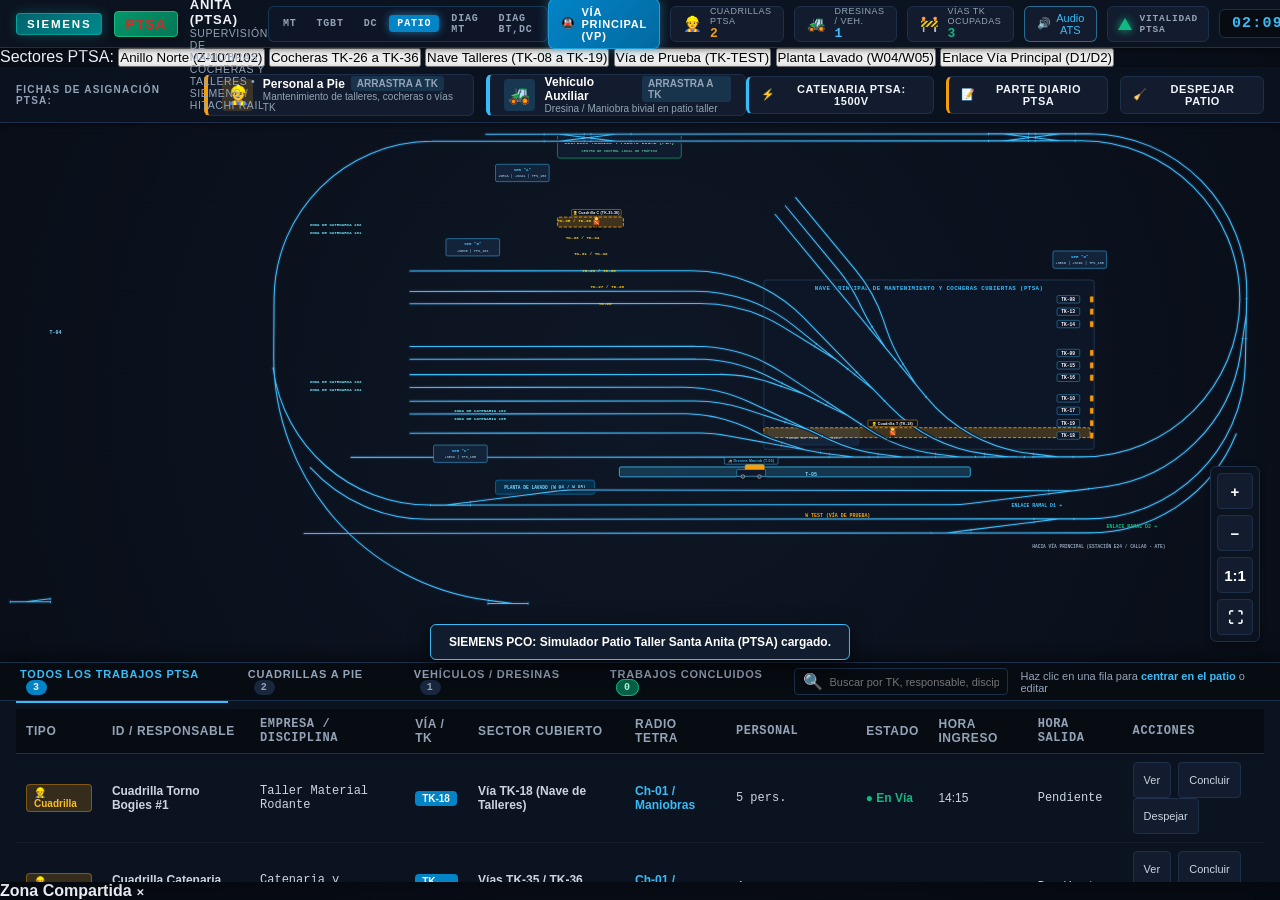
<file: Simulador ATS/ptsa.html>
<!DOCTYPE html>
<html lang="es">
<head>
  <meta charset="UTF-8">
  <meta name="viewport" content="width=device-width, initial-scale=1.0, maximum-scale=1.0, user-scalable=no">
  <title>SIEMENS PCO LÍNEA 2 — Patio Taller Santa Anita (PTSA) | ATS OCIR</title>
  <link rel="stylesheet" href="css/base.css?v=20261114_01">
  <link rel="stylesheet" href="css/track-svg.css?v=20261114_01">
  <link rel="stylesheet" href="css/sprites-animations.css?v=20261114_01">
  <link rel="stylesheet" href="css/modals-dock.css?v=20261114_01">
  <link rel="stylesheet" href="css/ptsa.css?v=20261114_01">
</head>
<body class="ptsa-body">

  <!-- ==========================================================================
       1. CABECERA SIEMENS PCO LÍNEA 2 (PATIO TALLER SANTA ANITA)
       ========================================================================== -->
  <header id="sys-header" class="ptsa-header">
    <div class="brand-section">
      <div class="siemens-brand-badge">SIEMENS</div>
      <div class="brand-badge" style="background: linear-gradient(135deg, #059669 0%, #047857 100%); border-color: #10b981;">PTSA</div>
      <div class="brand-title">
        <h1>PCO LÍNEA 2 — PATIO TALLER SANTA ANITA (PTSA)</h1>
        <span>SUPERVISIÓN DE MANIOBRAS, COCHERAS Y TALLERES • SIEMENS / HITACHI RAIL</span>
      </div>
    </div>

    <!-- Menú de Modos SCADA Siemens (MT, TGBT, DC, PATIO, DIAG) -->
    <div class="siemens-subnav">
      <span class="subnav-btn">MT</span>
      <span class="subnav-btn">TGBT</span>
      <span class="subnav-btn">DC</span>
      <span class="subnav-btn active">PATIO</span>
      <span class="subnav-btn">DIAG MT</span>
      <span class="subnav-btn">DIAG BT,DC</span>
    </div>

    <div class="header-telemetry">
      <!-- Botón de Conmutación hacia Vía Principal -->
      <a href="index.html" class="action-btn btn-switch-vp" title="Ir a la Vía Principal de Línea 2 (E20 Evitamiento ⇄ E24 Mercado Santa Anita)">
        <span>🚇</span> Vía Principal (VP)
      </a>

      <div class="telemetry-card">
        <span class="card-icon">👷</span>
        <div class="card-info">
          <label>Cuadrillas PTSA</label>
          <strong id="counter-crews" style="color:#f59e0b;">0</strong>
        </div>
      </div>

      <div class="telemetry-card">
        <span class="card-icon">🚜</span>
        <div class="card-info">
          <label>Dresinas / Veh.</label>
          <strong id="counter-vehicles" style="color:#38bdf8;">0</strong>
        </div>
      </div>

      <div class="telemetry-card">
        <span class="card-icon">🚧</span>
        <div class="card-info">
          <label>Vías TK Ocupadas</label>
          <strong id="counter-zones" style="color:#10b981;">0</strong>
        </div>
      </div>

      <button class="sound-toggle-btn sound-on" id="btn-sound-toggle" title="Activar/Silenciar efectos sonoros y tonos TETRA ATS">
        <span id="sound-icon">🔊</span> <span id="sound-text">Audio ATS</span>
      </button>

      <!-- Indicador de Vitalidad del Sistema ATS -->
      <div class="system-vitality-badge" title="Indicador de Vitalidad del Sistema ATS (Watchdog RGB activo en tiempo real)">
        <div class="rgb-triangle-beacon"></div>
        <span class="vitality-text">VITALIDAD PTSA</span>
      </div>

      <div id="clock-display">14:38:05</div>

      <!-- Usuario de Operador -->
      <div class="operator-profile-badge">
        <span>👤</span> <strong>Oper_OSCA4</strong>
      </div>
    </div>
  </header>

  <!-- ==========================================================================
       2. BARRA DE NAVEGACIÓN RÁPIDA DE VÍAS TK Y SECTORES DE PTSA
       ========================================================================== -->
  <nav id="station-quicknav" class="ptsa-quicknav">
    <span class="quicknav-title">Sectores PTSA:</span>
    <button class="nav-pill ptsa" data-x="1800" data-y="30" title="Circuito Superior Norte (Zona 101/102)">Anillo Norte (Z-101/102)</button>
    <button class="nav-pill pozo" data-x="1480" data-y="340" title="Haz Exterior Cocheras TK-26 a TK-36">Cocheras TK-26 a TK-36</button>
    <button class="nav-pill station" data-x="2250" data-y="580" title="Nave Principal de Talleres TK-08 a TK-19">Nave Talleres (TK-08 a TK-19)</button>
    <button class="nav-pill pozo" data-x="2000" data-y="940" title="Vía de Prueba (TK-TEST)">Vía de Prueba (TK-TEST)</button>
    <button class="nav-pill pozo" data-x="1400" data-y="880" title="Planta de Lavado y Foso (W 04 / W 05)">Planta Lavado (W04/W05)</button>
    <button class="nav-pill station" data-x="2700" data-y="950" title="Rampas D1 y D2 hacia Vía Principal">Enlace Vía Principal (D1/D2)</button>
  </nav>

  <!-- ==========================================================================
       3. BANDEJA DE FICHAS DE ASIGNACIÓN (DRAG & DROP A VÍAS TK)
       ========================================================================== -->
  <nav id="monopoly-toolbar" class="ptsa-toolbar">
    <div class="toolbar-group">
      <span class="toolbar-label">Fichas de Asignación PTSA:</span>

      <!-- Ficha Pegman Cuadrilla a Pie -->
      <div class="pegman-chip chip-crew" id="chip-crew" draggable="false" ondragstart="return false;" title="¡Arrastra a cualquier vía TK o sector para asignar cuadrilla!">
        <div class="pegman-icon-box">👷</div>
        <div class="pegman-text">
          <strong>Personal a Pie <span class="drag-hint-badge">Arrastra a TK</span></strong>
          <span>Mantenimiento de talleres, cocheras o vías TK</span>
        </div>
      </div>

      <!-- Ficha Pegman Vehículo Auxiliar / Dresina -->
      <div class="pegman-chip chip-vehicle" id="chip-vehicle" draggable="false" ondragstart="return false;" title="¡Arrastra a cualquier vía TK para maniobras de patio!">
        <div class="pegman-icon-box">🚜</div>
        <div class="pegman-text">
          <strong>Vehículo Auxiliar <span class="drag-hint-badge">Arrastra a TK</span></strong>
          <span>Dresina / Maniobra bivial en patio taller</span>
        </div>
      </div>
    </div>

    <div class="toolbar-group">
      <!-- Control de Tensión de Catenaria de Patio (1500V DC) -->
      <button class="action-btn btn-catenary" id="btn-catenary-panel" title="Gestión de Catenaria 1500V DC en Patio Taller (Zonas 101 a 105)">
        <span id="catenary-icon">⚡</span> <span id="catenary-status-text">Catenaria PTSA: 1500V</span>
      </button>

      <button class="action-btn btn-sheet" id="btn-open-daily-sheet" title="Generar Parte Diario oficial PTSA para firma manuscrita de SPCO y Jefe de Patio">
        <span>📝</span> Parte Diario PTSA
      </button>

      <button class="action-btn" id="btn-clear-all" title="Despejar todas las cuadrillas y vehículos en PTSA">
        <span>🧹</span> Despejar Patio
      </button>
    </div>
  </nav>

  <!-- ==========================================================================
       4. ÁREA DE VISUALIZACIÓN: PLANO ESQUEMÁTICO SVG DE PTSA (3100 x 1200)
       GEOMETRÍA EXACTA AS-BUILT DE HITACHI RAIL STS Y SCADA SIEMENS LÍNEA 2
       ========================================================================== -->
  <main id="main-viewport" class="ptsa-viewport">
    <div id="svg-pan-zoom-container">
      <svg id="ptsa-track-svg" viewBox="0 0 3100 1200" preserveAspectRatio="xMidYMid meet">
        <defs>
          <filter id="glow-cyan" x="-20%" y="-20%" width="140%" height="140%">
            <feGaussianBlur stdDeviation="3" result="blur" />
            <feComposite in="SourceGraphic" in2="blur" operator="over" />
          </filter>
          <filter id="glow-amber" x="-20%" y="-20%" width="140%" height="140%">
            <feGaussianBlur stdDeviation="4" result="blur" />
            <feComposite in="SourceGraphic" in2="blur" operator="over" />
          </filter>
          <filter id="glow-emerald" x="-20%" y="-20%" width="140%" height="140%">
            <feGaussianBlur stdDeviation="3.5" result="blur" />
            <feComposite in="SourceGraphic" in2="blur" operator="over" />
          </filter>

          <pattern id="hazard-stripes" width="10" height="10" patternUnits="userSpaceOnUse" patternTransform="rotate(45)">
            <rect width="5" height="10" fill="#facc15" />
            <rect x="5" width="5" height="10" fill="#0f172a" />
          </pattern>

          <linearGradient id="headlight-beam-east" x1="0%" y1="0%" x2="100%" y2="0%">
            <stop offset="0%" stop-color="#ffffff" stop-opacity="0.9" />
            <stop offset="25%" stop-color="#38bdf8" stop-opacity="0.5" />
            <stop offset="100%" stop-color="#38bdf8" stop-opacity="0" />
          </linearGradient>

          <linearGradient id="headlight-beam-west" x1="100%" y1="0%" x2="0%" y2="0%">
            <stop offset="0%" stop-color="#ffffff" stop-opacity="0.9" />
            <stop offset="25%" stop-color="#38bdf8" stop-opacity="0.5" />
            <stop offset="100%" stop-color="#38bdf8" stop-opacity="0" />
          </linearGradient>

          <linearGradient id="veh-glass-polar" x1="0%" y1="0%" x2="100%" y2="100%">
            <stop offset="0%" stop-color="#0284c7" stop-opacity="0.9" />
            <stop offset="40%" stop-color="#38bdf8" stop-opacity="0.8" />
            <stop offset="45%" stop-color="#ffffff" stop-opacity="0.9" />
            <stop offset="55%" stop-color="#0369a1" stop-opacity="0.9" />
            <stop offset="100%" stop-color="#082f49" stop-opacity="0.95" />
          </linearGradient>

          <!-- Filtro de Rayo / Catenaria 1500V DC -->
          <filter id="lightning-arc-glow" x="-50%" y="-150%" width="200%" height="400%">
            <feGaussianBlur in="SourceGraphic" stdDeviation="2" result="blur1" />
            <feGaussianBlur in="SourceGraphic" stdDeviation="5" result="blur2" />
            <feMerge>
              <feMergeNode in="blur2" />
              <feMergeNode in="blur1" />
              <feMergeNode in="SourceGraphic" />
            </feMerge>
          </filter>
        </defs>

        <!-- Fondo Cuadrícula Industrial Siemens -->
        <g id="grid-background" opacity="0.12">
          <line x1="0" y1="200" x2="3100" y2="200" stroke="#334460" stroke-dasharray="4 8" />
          <line x1="0" y1="400" x2="3100" y2="400" stroke="#334460" stroke-dasharray="4 8" />
          <line x1="0" y1="600" x2="3100" y2="600" stroke="#334460" stroke-dasharray="4 8" />
          <line x1="0" y1="800" x2="3100" y2="800" stroke="#334460" stroke-dasharray="4 8" />
          <line x1="0" y1="1000" x2="3100" y2="1000" stroke="#334460" stroke-dasharray="4 8" />
        </g>

        <!-- =====================================================================
             EDIFICIOS Y ESTRUCTURAS CIVILES DEL PATIO TALLER (SIEMENS & HITACHI RAIL)
             ===================================================================== -->
        <g id="buildings-layer">
          <!-- Nave Principal de Talleres y Cocheras Cubiertas (TK-08 a TK-19) -->
          <rect x="1850" y="380" width="800" height="410" fill="#0c1626" stroke="#1e3452" stroke-width="2.5" rx="8" />
          <text x="2250" y="405" fill="#38bdf8" font-size="14" font-weight="900" font-family="monospace" letter-spacing="1px" text-anchor="middle">
            NAVE PRINCIPAL DE MANTENIMIENTO Y COCHERAS CUBIERTAS (PTSA)
          </text>
          <!-- Taller de Bogies y Torno Subterráneo -->
          <rect x="1860" y="740" width="220" height="40" fill="#13233a" stroke="#253f63" stroke-width="1.2" rx="4" />
          <text x="1970" y="765" fill="#94a3b8" font-size="10" font-family="monospace" font-weight="bold" text-anchor="middle">
            TORNO DE FOSO / BOGIES
          </text>

          <!-- Planta de Lavado y Desinfección Exterior (W 04 / W 05) -->
          <rect x="1200" y="865" width="240" height="34" fill="#082f49" stroke="#0284c7" stroke-width="1.5" rx="5" />
          <text x="1320" y="886" fill="#7dd3fc" font-size="11" font-weight="800" font-family="monospace" text-anchor="middle">
            PLANTA DE LAVADO (W 04 / W 05)
          </text>

          <!-- Edificio Administrativo y Puesto Local de Mando (PLM PTSA) -->
          <rect x="1350" y="25" width="300" height="60" fill="#0f1c30" stroke="#059669" stroke-width="2" rx="6" />
          <text x="1500" y="52" fill="#a7f3d0" font-size="12" font-weight="900" font-family="monospace" text-anchor="middle">
            EDIFICIO TÉCNICO Y PUESTO LOCAL (PLM)
          </text>
          <text x="1500" y="70" fill="#6ee7b7" font-size="9" font-family="monospace" text-anchor="middle">
            CENTRO DE CONTROL LOCAL DE TRÁFICO
          </text>
        </g>

        <!-- Capa de Franjas y Selección de Trabajos en PTSA -->
        <g id="work-span-layer"></g>
        <g id="drag-selection-layer"></g>
        <g id="ripples-layer"></g>

        <!-- Capa de Hitboxes de Vías TK y Tramos -->
        <g id="track-zones-layer"></g>

        <!-- Capa Interactiva de Catenaria 1500V DC de Patio Taller -->
        <g id="catenary-layer"></g>

        <!-- =====================================================================
             TRAZADO VECTORIAL EXACTO DE VÍAS DE PTSA (277 SUBPATHS DE HITACHI RAIL STS)
             ===================================================================== -->
        <g id="infrastructure-layer">
          <!-- Vías en balasto (Base oscura) -->
          <path d="M 1176.7 27.3 L 2636.6 26.3 M 2636.6 26.2 C 2739.6 26.1, 2838.2 67.5, 2910.2 141.0 C 2982.3 214.6, 3021.7 314.0, 3019.5 416.9 M 3019.5 416.9 L 3019.3 425.6 M 2008.5 801.7 C 2001.4 800.8, 1994.4 799.7, 1987.5 798.5 M 1987.5 798.5 L 1758.3 756.9 L 1748.6 755.3 L 1738.9 753.9 L 1729.1 752.8 L 1719.3 751.9 L 1709.5 751.3 L 1699.7 750.9 L 1689.8 750.8 L 993.4 751.3 M 1893.9 773.9 C 1875.4 768.2, 1857.4 761.0, 1840.0 752.5 M 1840.0 752.5 L 1820.7 743.0 L 1811.9 738.9 L 1803.1 734.9 L 1794.1 731.3 L 1785.1 727.8 L 1775.9 724.5 L 1766.7 721.5 L 1757.4 718.7 L 1748.1 716.2 L 1738.7 713.9 L 1729.2 711.8 L 1719.7 710.0 L 1710.1 708.5 L 1700.5 707.1 L 1690.9 706.0 L 1681.2 705.2 L 1671.6 704.6 L 1661.9 704.2 L 1652.2 704.1 L 993.3 704.6 M 1901.0 724.4 L 1802.4 692.2 M 1683.2 673.2 C 1723.7 673.2, 1764.0 679.6, 1802.5 692.2 M 1683.2 673.2 L 993.3 673.7 M 2126.7 801.5 C 2086.4 796.5, 2047.3 785.2, 2010.6 767.9 M 2010.6 767.9 L 1816.5 676.4 M 1653.1 639.8 C 1709.6 639.8, 1765.5 652.3, 1816.6 676.4 M 1653.0 639.9 L 993.3 640.4 M 1891.6 637.5 L 1869.9 630.0 M 1744.6 608.9 C 1787.3 608.9, 1829.7 616.0, 1870.0 630.0 M 1744.5 609.0 L 993.3 609.5 M 2000.5 682.8 L 1854.9 611.1 M 1685.6 571.7 C 1744.4 571.7, 1802.3 585.2, 1855.0 611.1 M 1685.6 571.8 L 993.3 572.3 M 2266.2 801.5 C 2207.9 794.2, 2152.1 773.7, 2103.0 741.4 M 2103.0 741.4 L 1894.1 603.9 M 1683.5 540.9 C 1758.4 540.9, 1831.6 562.8, 1894.1 603.9 M 1683.5 541.0 L 993.2 541.5 M 1973.1 541.2 L 1896.0 493.8 M 1695.4 437.1 C 1766.3 437.0, 1835.7 456.7, 1896.1 493.8 M 1695.3 437.1 L 993.2 437.6 M 2069.7 609.0 L 1922.9 491.4 M 1683.4 407.3 C 1770.4 407.3, 1855.0 436.9, 1922.9 491.4 M 1683.3 407.4 L 993.2 407.9 M 2384.4 801.4 C 2297.9 790.6, 2217.7 750.7, 2157.1 688.2 M 2157.0 688.3 L 1948.7 473.9 M 1674.0 357.8 C 1777.5 357.8, 1876.6 399.6, 1948.8 473.9 M 1674.0 357.9 L 993.1 358.4 M 2502.5 801.3 L 2491.1 799.8 M 2491.1 799.9 C 2394.2 787.8, 2305.6 739.2, 2243.4 663.9 M 2243.4 664.0 L 1877.5 221.6 M 2111.9 493.3 C 2103.7 480.5, 2096.3 467.1, 2089.7 453.3 M 2089.7 453.3 L 2080.5 434.1 M 2030.4 355.6 C 2050.3 379.6, 2067.1 406.0, 2080.6 434.1 M 2030.3 355.6 L 1902.4 201.0 M 2187.2 584.4 C 2170.4 557.9, 2156.8 529.3, 2146.9 499.4 M 2146.9 499.5 L 2140.2 479.3 M 2071.9 355.8 C 2102.2 392.4, 2125.3 434.3, 2140.2 479.3 M 2071.8 355.8 L 1927.0 180.6 M 3009.9 521.9 L 3004.7 557.1 M 3004.8 557.2 C 2979.8 727.7, 2844.0 860.5, 2672.9 881.6 M 2672.9 881.6 L 2349.5 921.5 M 2349.5 921.5 C 2334.0 923.4, 2318.5 924.4, 2302.9 924.4 M 2302.9 924.4 L 1040.9 925.3 M 1040.9 925.3 C 849.0 925.4, 686.7 783.5, 661.3 593.3 M 661.3 593.4 L 661.2 592.8 M 2993.9 753.4 C 2935.5 897.9, 2795.2 992.6, 2639.4 992.7 M 2639.4 992.7 L 736.6 994.1 M 1414.4 36.7 L 1431.6 34.5 M 1414.4 34.5 L 1431.6 36.7 M 2490.5 33.8 L 2507.7 35.9 M 2490.5 35.9 L 2507.7 33.8 M 2504.5 966.2 L 2351.7 985.5 M 2540.1 890.5 L 1395.3 888.7 L 1385.6 888.8 L 1376.0 889.1 L 1366.2 889.7 L 1356.6 890.6 L 1347.0 891.6 L 1139.1 917.8 M 3019.3 425.6 L 3016.0 584.0 M 3016.0 584.0 C 3011.7 792.1, 2841.8 958.6, 2633.7 958.7 M 2633.7 958.7 L 1035.0 959.9 M 1035.0 959.9 C 927.2 959.9, 824.3 914.5, 751.7 834.7 M 2599.0 808.7 L 850.4 809.9 M 3019.3 425.6 L 3017.3 522.5 M 3016.0 522.5 L 3018.6 522.6 M 3018.0 425.6 L 3020.6 425.6 M 3018.5 462.6 L 3009.9 521.9 M 3008.6 521.7 L 3011.1 522.1 M 1182.3 1155.9 C 883.9 1117.6, 661.0 862.5, 662.9 561.6 M 662.9 561.7 L 663.8 424.7 M 663.8 424.6 C 665.1 214.3, 835.9 44.5, 1046.2 44.4 M 1046.1 44.4 L 2619.7 43.2 M 2619.8 43.2 C 2831.1 43.0, 3002.6 214.3, 3002.7 425.6 M 3002.7 425.6 C 3002.9 637.0, 2831.7 808.5, 2620.3 808.6 M 2620.2 808.6 L 2599.0 808.7 M 1176.7 27.3 L 2636.6 26.3 M 2636.6 26.2 C 2739.6 26.1, 2838.2 67.5, 2910.2 141.0 C 2982.3 214.6, 3021.7 314.0, 3019.5 416.9 M 3019.5 416.9 L 3019.3 425.6 M 2008.5 801.7 C 2001.4 800.8, 1994.4 799.7, 1987.5 798.5 M 1987.5 798.5 L 1758.3 756.9 L 1748.6 755.3 L 1738.9 753.9 L 1729.1 752.8 L 1719.3 751.9 L 1709.5 751.3 L 1699.7 750.9 L 1689.8 750.8 L 993.4 751.3 M 1893.9 773.9 C 1875.4 768.2, 1857.4 761.0, 1840.0 752.5 M 1840.0 752.5 L 1820.7 743.0 L 1811.9 738.9 L 1803.1 734.9 L 1794.1 731.3 L 1785.1 727.8 L 1775.9 724.5 L 1766.7 721.5 L 1757.4 718.7 L 1748.1 716.2 L 1738.7 713.9 L 1729.2 711.8 L 1719.7 710.0 L 1710.1 708.5 L 1700.5 707.1 L 1690.9 706.0 L 1681.2 705.2 L 1671.6 704.6 L 1661.9 704.2 L 1652.2 704.1 L 993.3 704.6 M 1901.0 724.4 L 1802.4 692.2 M 1683.2 673.2 C 1723.7 673.2, 1764.0 679.6, 1802.5 692.2 M 1683.2 673.2 L 993.3 673.7 M 2126.7 801.5 C 2086.4 796.5, 2047.3 785.2, 2010.6 767.9 M 2010.6 767.9 L 1816.5 676.4 M 1653.1 639.8 C 1709.6 639.8, 1765.5 652.3, 1816.6 676.4 M 1653.0 639.9 L 993.3 640.4 M 1891.6 637.5 L 1869.9 630.0 M 1744.6 608.9 C 1787.3 608.9, 1829.7 616.0, 1870.0 630.0 M 1744.5 609.0 L 993.3 609.5 M 2000.5 682.8 L 1854.9 611.1 M 1685.6 571.7 C 1744.4 571.7, 1802.3 585.2, 1855.0 611.1 M 1685.6 571.8 L 993.3 572.3 M 2266.2 801.5 C 2207.9 794.2, 2152.1 773.7, 2103.0 741.4 M 2103.0 741.4 L 1894.1 603.9 M 1683.5 540.9 C 1758.4 540.9, 1831.6 562.8, 1894.1 603.9 M 1683.5 541.0 L 993.2 541.5 M 1973.1 541.2 L 1896.0 493.8 M 1695.4 437.1 C 1766.3 437.0, 1835.7 456.7, 1896.1 493.8 M 1695.3 437.1 L 993.2 437.6 M 2069.7 609.0 L 1922.9 491.4 M 1683.4 407.3 C 1770.4 407.3, 1855.0 436.9, 1922.9 491.4 M 1683.3 407.4 L 993.2 407.9 M 2384.4 801.4 C 2297.9 790.6, 2217.7 750.7, 2157.1 688.2 M 2157.0 688.3 L 1948.7 473.9 M 1674.0 357.8 C 1777.5 357.8, 1876.6 399.6, 1948.8 473.9 M 1674.0 357.9 L 993.1 358.4 M 2502.5 801.3 L 2491.1 799.8 M 2491.1 799.9 C 2394.2 787.8, 2305.6 739.2, 2243.4 663.9 M 2243.4 664.0 L 1877.5 221.6 M 2111.9 493.3 C 2103.7 480.5, 2096.3 467.1, 2089.7 453.3 M 2089.7 453.3 L 2080.5 434.1 M 2030.4 355.6 C 2050.3 379.6, 2067.1 406.0, 2080.6 434.1 M 2030.3 355.6 L 1902.4 201.0 M 2187.2 584.4 C 2170.4 557.9, 2156.8 529.3, 2146.9 499.4 M 2146.9 499.5 L 2140.2 479.3 M 2071.9 355.8 C 2102.2 392.4, 2125.3 434.3, 2140.2 479.3 M 2071.8 355.8 L 1927.0 180.6 M 3009.9 521.9 L 3004.7 557.1 M 3004.8 557.2 C 2979.8 727.7, 2844.0 860.5, 2672.9 881.6 M 2672.9 881.6 L 2349.5 921.5 M 2349.5 921.5 C 2334.0 923.4, 2318.5 924.4, 2302.9 924.4 M 2302.9 924.4 L 1040.9 925.3 M 1040.9 925.3 C 849.0 925.4, 686.7 783.5, 661.3 593.3 M 661.3 593.4 L 661.2 592.8 M 2993.9 753.4 C 2935.5 897.9, 2795.2 992.6, 2639.4 992.7 M 2639.4 992.7 L 736.6 994.1 M 1414.4 36.7 L 1431.6 34.5 M 1414.4 34.5 L 1431.6 36.7 M 2490.5 33.8 L 2507.7 35.9 M 2490.5 35.9 L 2507.7 33.8 M 2504.5 966.2 L 2351.7 985.5 M 2540.1 890.5 L 1395.3 888.7 L 1385.6 888.8 L 1376.0 889.1 L 1366.2 889.7 L 1356.6 890.6 L 1347.0 891.6 L 1139.1 917.8 M 3019.3 425.6 L 3016.0 584.0 M 3016.0 584.0 C 3011.7 792.1, 2841.8 958.6, 2633.7 958.7 M 2633.7 958.7 L 1035.0 959.9 M 1035.0 959.9 C 927.2 959.9, 824.3 914.5, 751.7 834.7 M 2599.0 808.7 L 850.4 809.9 M 1317.9 44.2 L 1414.8 44.1 M 1414.8 42.9 L 1414.8 45.4 M 1317.9 42.9 L 1317.9 45.5 M 1354.9 44.2 L 1414.4 36.7 M 1414.2 35.4 L 1414.5 38.0 M 2394.0 43.4 L 2490.9 43.4 M 2490.9 42.1 L 2490.9 44.6 M 2394.0 42.2 L 2394.0 44.7 M 2431.1 43.4 L 2490.5 35.9 M 2490.3 34.7 L 2490.6 37.2 M 2255.2 993.0 L 2352.2 992.9 M 2352.2 991.6 L 2352.2 994.2 M 2255.2 991.7 L 2255.2 994.2 M 2292.3 992.9 L 2351.7 985.5 M 2351.5 984.2 L 2351.8 986.7 M 2601.0 958.7 L 2504.1 958.8 M 2504.1 960.1 L 2504.1 957.5 M 2601.0 960.0 L 2601.0 957.5 M 2564.0 958.8 L 2504.5 966.2 M 2504.7 967.5 L 2504.4 965.0 M 2599.0 808.7 L 2502.0 808.7 M 2502.0 807.5 L 2502.0 810.0 M 2599.0 807.3 L 2599.0 809.9 M 2561.9 808.7 L 2502.5 801.3 M 2502.7 800.0 L 2502.3 802.5 M 2480.8 808.7 L 2383.8 808.8 M 2383.8 807.5 L 2383.8 810.1 M 2480.8 807.5 L 2480.8 810.0 M 2443.7 808.8 L 2384.3 801.4 M 2384.5 800.1 L 2384.1 802.7 M 2362.6 808.8 L 2265.7 808.9 M 2265.6 807.6 L 2265.7 810.2 M 2362.6 807.5 L 2362.6 810.1 M 2325.5 808.8 L 2266.1 801.5 M 2266.3 800.2 L 2265.9 802.7 M 2223.2 808.9 L 2126.2 809.0 M 2126.2 807.7 L 2126.2 810.3 M 2223.2 807.6 L 2223.2 810.2 M 2186.1 809.0 L 2126.7 801.6 M 2126.8 800.3 L 2126.5 802.8 M 2105.0 809.0 L 2008.0 809.1 M 2008.0 807.8 L 2008.0 810.3 M 2105.0 807.7 L 2105.0 810.3 M 2067.9 809.0 L 2008.5 801.6 M 2008.6 800.4 L 2008.3 802.9 M 1987.5 798.5 L 1892.1 781.2 M 1892.3 779.9 L 1891.8 782.4 M 1987.7 797.2 L 1987.2 799.7 M 1951.0 791.9 L 1893.8 773.9 M 1894.2 772.7 L 1893.5 775.2 M 2167.7 572.5 L 2105.9 497.8 M 2106.9 497.0 L 2105.0 498.6 M 2168.7 571.7 L 2166.7 573.3 M 2144.1 543.9 L 2111.9 493.4 M 2113.0 492.7 L 2110.8 494.1 M 2243.0 663.6 L 2181.2 588.9 M 2182.2 588.0 L 2180.3 589.7 M 2244.0 662.7 L 2242.0 664.4 M 2219.4 635.0 L 2187.3 584.5 M 2188.4 583.8 L 2186.2 585.2 M 2604.2 43.3 L 2507.3 43.4 M 2507.3 42.1 L 2507.3 44.6 M 2604.2 42.0 L 2604.2 44.6 M 2567.1 43.3 L 2507.7 35.9 M 2507.9 34.7 L 2507.6 37.2 M 1528.1 44.1 L 1431.1 44.1 M 1431.1 42.9 L 1431.1 45.4 M 1528.1 42.8 L 1528.1 45.3 M 1491.0 44.1 L 1431.6 36.7 M 1431.8 35.4 L 1431.4 38.0 M 2053.1 595.7 L 1977.4 535.1 M 1976.6 536.1 L 1978.2 534.2 M 2052.3 596.7 L 2053.9 594.7 M 2024.1 572.6 L 1973.1 541.2 M 1972.5 542.3 L 1973.8 540.1 M 2142.2 673.1 L 2074.7 603.5 M 2073.8 604.4 L 2075.6 602.6 M 2141.3 673.9 L 2143.1 672.2 M 2116.4 646.5 L 2069.7 609.0 M 2068.9 610.0 L 2070.5 608.0 M 1981.4 673.5 L 1894.4 630.6 M 1893.9 631.8 L 1895.0 629.5 M 1980.9 674.6 L 1982.0 672.3 M 1948.2 657.1 L 1891.6 637.5 M 1891.2 638.7 L 1892.0 636.3 M 2085.2 729.7 L 2004.2 676.4 M 2003.5 677.4 L 2004.9 675.3 M 2084.4 730.7 L 2085.9 728.6 M 2054.2 709.3 L 2000.5 682.8 M 1999.9 684.0 L 2001.0 681.7 M 1991.4 758.9 L 1903.7 717.5 M 1903.2 718.7 L 1904.3 716.4 M 1990.9 760.0 L 1992.0 757.7 M 1957.9 743.1 L 1901.0 724.4 M 1900.6 725.7 L 1901.4 723.2 M 25.0 1159.4 L 122.0 1159.7 M 122.0 1158.5 L 122.0 1161.0 M 25.0 1158.2 L 25.0 1160.7 M 62.1 1159.5 L 121.5 1152.3 M 121.4 1151.1 L 121.7 1153.6 M 2636.8 886.1 L 2540.6 897.9 M 2540.4 896.7 L 2540.7 899.2 M 2636.6 884.8 L 2637.0 887.3 M 2600.0 890.6 L 2540.1 890.5 M 2540.1 889.2 L 2540.1 891.8 M 1278.8 1163.6 L 1181.8 1163.6 M 1181.8 1162.4 L 1181.8 1164.9 M 1278.8 1162.3 L 1278.8 1164.8 M 1241.7 1163.6 L 1182.3 1156.2 M 1182.4 1154.9 L 1182.1 1157.4 M 1042.6 925.2 L 1139.5 925.5 M 1139.5 924.2 L 1139.5 926.7 M 1042.6 923.9 L 1042.6 926.4 M 1079.6 925.3 L 1139.1 918.0 M 1139.0 916.8 L 1139.3 919.3 M 2394.0 26.4 L 2490.9 26.4 M 2490.9 27.6 L 2490.9 25.1 M 2394.0 27.7 L 2394.0 25.1 M 2431.1 26.4 L 2490.5 33.8 M 2490.3 35.0 L 2490.6 32.5 M 2604.2 26.3 L 2507.3 26.3 M 2507.3 27.6 L 2507.3 25.1 M 2604.2 27.5 L 2604.2 25.0 M 2567.1 26.3 L 2507.7 33.8 M 2507.9 35.0 L 2507.6 32.5 M 1317.9 27.2 L 1414.8 27.2 M 1414.8 28.4 L 1414.8 25.8 M 1317.9 28.5 L 1317.8 26.0 M 1354.9 27.2 L 1414.4 34.5 M 1414.2 35.8 L 1414.5 33.3 M 1528.1 27.0 L 1431.1 27.1 M 1431.1 28.4 L 1431.1 25.8 M 1528.1 28.3 L 1528.1 25.8 M 1491.0 27.1 L 1431.6 34.5 M 1431.8 35.8 L 1431.4 33.3" fill="none" stroke="#162238" stroke-width="9" stroke-linecap="round" stroke-linejoin="round" />
          <!-- Riel de rodadura iluminado (Acero / Azul técnico ATS) -->
          <path d="M 1176.7 27.3 L 2636.6 26.3 M 2636.6 26.2 C 2739.6 26.1, 2838.2 67.5, 2910.2 141.0 C 2982.3 214.6, 3021.7 314.0, 3019.5 416.9 M 3019.5 416.9 L 3019.3 425.6 M 2008.5 801.7 C 2001.4 800.8, 1994.4 799.7, 1987.5 798.5 M 1987.5 798.5 L 1758.3 756.9 L 1748.6 755.3 L 1738.9 753.9 L 1729.1 752.8 L 1719.3 751.9 L 1709.5 751.3 L 1699.7 750.9 L 1689.8 750.8 L 993.4 751.3 M 1893.9 773.9 C 1875.4 768.2, 1857.4 761.0, 1840.0 752.5 M 1840.0 752.5 L 1820.7 743.0 L 1811.9 738.9 L 1803.1 734.9 L 1794.1 731.3 L 1785.1 727.8 L 1775.9 724.5 L 1766.7 721.5 L 1757.4 718.7 L 1748.1 716.2 L 1738.7 713.9 L 1729.2 711.8 L 1719.7 710.0 L 1710.1 708.5 L 1700.5 707.1 L 1690.9 706.0 L 1681.2 705.2 L 1671.6 704.6 L 1661.9 704.2 L 1652.2 704.1 L 993.3 704.6 M 1901.0 724.4 L 1802.4 692.2 M 1683.2 673.2 C 1723.7 673.2, 1764.0 679.6, 1802.5 692.2 M 1683.2 673.2 L 993.3 673.7 M 2126.7 801.5 C 2086.4 796.5, 2047.3 785.2, 2010.6 767.9 M 2010.6 767.9 L 1816.5 676.4 M 1653.1 639.8 C 1709.6 639.8, 1765.5 652.3, 1816.6 676.4 M 1653.0 639.9 L 993.3 640.4 M 1891.6 637.5 L 1869.9 630.0 M 1744.6 608.9 C 1787.3 608.9, 1829.7 616.0, 1870.0 630.0 M 1744.5 609.0 L 993.3 609.5 M 2000.5 682.8 L 1854.9 611.1 M 1685.6 571.7 C 1744.4 571.7, 1802.3 585.2, 1855.0 611.1 M 1685.6 571.8 L 993.3 572.3 M 2266.2 801.5 C 2207.9 794.2, 2152.1 773.7, 2103.0 741.4 M 2103.0 741.4 L 1894.1 603.9 M 1683.5 540.9 C 1758.4 540.9, 1831.6 562.8, 1894.1 603.9 M 1683.5 541.0 L 993.2 541.5 M 1973.1 541.2 L 1896.0 493.8 M 1695.4 437.1 C 1766.3 437.0, 1835.7 456.7, 1896.1 493.8 M 1695.3 437.1 L 993.2 437.6 M 2069.7 609.0 L 1922.9 491.4 M 1683.4 407.3 C 1770.4 407.3, 1855.0 436.9, 1922.9 491.4 M 1683.3 407.4 L 993.2 407.9 M 2384.4 801.4 C 2297.9 790.6, 2217.7 750.7, 2157.1 688.2 M 2157.0 688.3 L 1948.7 473.9 M 1674.0 357.8 C 1777.5 357.8, 1876.6 399.6, 1948.8 473.9 M 1674.0 357.9 L 993.1 358.4 M 2502.5 801.3 L 2491.1 799.8 M 2491.1 799.9 C 2394.2 787.8, 2305.6 739.2, 2243.4 663.9 M 2243.4 664.0 L 1877.5 221.6 M 2111.9 493.3 C 2103.7 480.5, 2096.3 467.1, 2089.7 453.3 M 2089.7 453.3 L 2080.5 434.1 M 2030.4 355.6 C 2050.3 379.6, 2067.1 406.0, 2080.6 434.1 M 2030.3 355.6 L 1902.4 201.0 M 2187.2 584.4 C 2170.4 557.9, 2156.8 529.3, 2146.9 499.4 M 2146.9 499.5 L 2140.2 479.3 M 2071.9 355.8 C 2102.2 392.4, 2125.3 434.3, 2140.2 479.3 M 2071.8 355.8 L 1927.0 180.6 M 3009.9 521.9 L 3004.7 557.1 M 3004.8 557.2 C 2979.8 727.7, 2844.0 860.5, 2672.9 881.6 M 2672.9 881.6 L 2349.5 921.5 M 2349.5 921.5 C 2334.0 923.4, 2318.5 924.4, 2302.9 924.4 M 2302.9 924.4 L 1040.9 925.3 M 1040.9 925.3 C 849.0 925.4, 686.7 783.5, 661.3 593.3 M 661.3 593.4 L 661.2 592.8 M 2993.9 753.4 C 2935.5 897.9, 2795.2 992.6, 2639.4 992.7 M 2639.4 992.7 L 736.6 994.1 M 1414.4 36.7 L 1431.6 34.5 M 1414.4 34.5 L 1431.6 36.7 M 2490.5 33.8 L 2507.7 35.9 M 2490.5 35.9 L 2507.7 33.8 M 2504.5 966.2 L 2351.7 985.5 M 2540.1 890.5 L 1395.3 888.7 L 1385.6 888.8 L 1376.0 889.1 L 1366.2 889.7 L 1356.6 890.6 L 1347.0 891.6 L 1139.1 917.8 M 3019.3 425.6 L 3016.0 584.0 M 3016.0 584.0 C 3011.7 792.1, 2841.8 958.6, 2633.7 958.7 M 2633.7 958.7 L 1035.0 959.9 M 1035.0 959.9 C 927.2 959.9, 824.3 914.5, 751.7 834.7 M 2599.0 808.7 L 850.4 809.9 M 3019.3 425.6 L 3017.3 522.5 M 3016.0 522.5 L 3018.6 522.6 M 3018.0 425.6 L 3020.6 425.6 M 3018.5 462.6 L 3009.9 521.9 M 3008.6 521.7 L 3011.1 522.1 M 1182.3 1155.9 C 883.9 1117.6, 661.0 862.5, 662.9 561.6 M 662.9 561.7 L 663.8 424.7 M 663.8 424.6 C 665.1 214.3, 835.9 44.5, 1046.2 44.4 M 1046.1 44.4 L 2619.7 43.2 M 2619.8 43.2 C 2831.1 43.0, 3002.6 214.3, 3002.7 425.6 M 3002.7 425.6 C 3002.9 637.0, 2831.7 808.5, 2620.3 808.6 M 2620.2 808.6 L 2599.0 808.7 M 1176.7 27.3 L 2636.6 26.3 M 2636.6 26.2 C 2739.6 26.1, 2838.2 67.5, 2910.2 141.0 C 2982.3 214.6, 3021.7 314.0, 3019.5 416.9 M 3019.5 416.9 L 3019.3 425.6 M 2008.5 801.7 C 2001.4 800.8, 1994.4 799.7, 1987.5 798.5 M 1987.5 798.5 L 1758.3 756.9 L 1748.6 755.3 L 1738.9 753.9 L 1729.1 752.8 L 1719.3 751.9 L 1709.5 751.3 L 1699.7 750.9 L 1689.8 750.8 L 993.4 751.3 M 1893.9 773.9 C 1875.4 768.2, 1857.4 761.0, 1840.0 752.5 M 1840.0 752.5 L 1820.7 743.0 L 1811.9 738.9 L 1803.1 734.9 L 1794.1 731.3 L 1785.1 727.8 L 1775.9 724.5 L 1766.7 721.5 L 1757.4 718.7 L 1748.1 716.2 L 1738.7 713.9 L 1729.2 711.8 L 1719.7 710.0 L 1710.1 708.5 L 1700.5 707.1 L 1690.9 706.0 L 1681.2 705.2 L 1671.6 704.6 L 1661.9 704.2 L 1652.2 704.1 L 993.3 704.6 M 1901.0 724.4 L 1802.4 692.2 M 1683.2 673.2 C 1723.7 673.2, 1764.0 679.6, 1802.5 692.2 M 1683.2 673.2 L 993.3 673.7 M 2126.7 801.5 C 2086.4 796.5, 2047.3 785.2, 2010.6 767.9 M 2010.6 767.9 L 1816.5 676.4 M 1653.1 639.8 C 1709.6 639.8, 1765.5 652.3, 1816.6 676.4 M 1653.0 639.9 L 993.3 640.4 M 1891.6 637.5 L 1869.9 630.0 M 1744.6 608.9 C 1787.3 608.9, 1829.7 616.0, 1870.0 630.0 M 1744.5 609.0 L 993.3 609.5 M 2000.5 682.8 L 1854.9 611.1 M 1685.6 571.7 C 1744.4 571.7, 1802.3 585.2, 1855.0 611.1 M 1685.6 571.8 L 993.3 572.3 M 2266.2 801.5 C 2207.9 794.2, 2152.1 773.7, 2103.0 741.4 M 2103.0 741.4 L 1894.1 603.9 M 1683.5 540.9 C 1758.4 540.9, 1831.6 562.8, 1894.1 603.9 M 1683.5 541.0 L 993.2 541.5 M 1973.1 541.2 L 1896.0 493.8 M 1695.4 437.1 C 1766.3 437.0, 1835.7 456.7, 1896.1 493.8 M 1695.3 437.1 L 993.2 437.6 M 2069.7 609.0 L 1922.9 491.4 M 1683.4 407.3 C 1770.4 407.3, 1855.0 436.9, 1922.9 491.4 M 1683.3 407.4 L 993.2 407.9 M 2384.4 801.4 C 2297.9 790.6, 2217.7 750.7, 2157.1 688.2 M 2157.0 688.3 L 1948.7 473.9 M 1674.0 357.8 C 1777.5 357.8, 1876.6 399.6, 1948.8 473.9 M 1674.0 357.9 L 993.1 358.4 M 2502.5 801.3 L 2491.1 799.8 M 2491.1 799.9 C 2394.2 787.8, 2305.6 739.2, 2243.4 663.9 M 2243.4 664.0 L 1877.5 221.6 M 2111.9 493.3 C 2103.7 480.5, 2096.3 467.1, 2089.7 453.3 M 2089.7 453.3 L 2080.5 434.1 M 2030.4 355.6 C 2050.3 379.6, 2067.1 406.0, 2080.6 434.1 M 2030.3 355.6 L 1902.4 201.0 M 2187.2 584.4 C 2170.4 557.9, 2156.8 529.3, 2146.9 499.4 M 2146.9 499.5 L 2140.2 479.3 M 2071.9 355.8 C 2102.2 392.4, 2125.3 434.3, 2140.2 479.3 M 2071.8 355.8 L 1927.0 180.6 M 3009.9 521.9 L 3004.7 557.1 M 3004.8 557.2 C 2979.8 727.7, 2844.0 860.5, 2672.9 881.6 M 2672.9 881.6 L 2349.5 921.5 M 2349.5 921.5 C 2334.0 923.4, 2318.5 924.4, 2302.9 924.4 M 2302.9 924.4 L 1040.9 925.3 M 1040.9 925.3 C 849.0 925.4, 686.7 783.5, 661.3 593.3 M 661.3 593.4 L 661.2 592.8 M 2993.9 753.4 C 2935.5 897.9, 2795.2 992.6, 2639.4 992.7 M 2639.4 992.7 L 736.6 994.1 M 1414.4 36.7 L 1431.6 34.5 M 1414.4 34.5 L 1431.6 36.7 M 2490.5 33.8 L 2507.7 35.9 M 2490.5 35.9 L 2507.7 33.8 M 2504.5 966.2 L 2351.7 985.5 M 2540.1 890.5 L 1395.3 888.7 L 1385.6 888.8 L 1376.0 889.1 L 1366.2 889.7 L 1356.6 890.6 L 1347.0 891.6 L 1139.1 917.8 M 3019.3 425.6 L 3016.0 584.0 M 3016.0 584.0 C 3011.7 792.1, 2841.8 958.6, 2633.7 958.7 M 2633.7 958.7 L 1035.0 959.9 M 1035.0 959.9 C 927.2 959.9, 824.3 914.5, 751.7 834.7 M 2599.0 808.7 L 850.4 809.9 M 1317.9 44.2 L 1414.8 44.1 M 1414.8 42.9 L 1414.8 45.4 M 1317.9 42.9 L 1317.9 45.5 M 1354.9 44.2 L 1414.4 36.7 M 1414.2 35.4 L 1414.5 38.0 M 2394.0 43.4 L 2490.9 43.4 M 2490.9 42.1 L 2490.9 44.6 M 2394.0 42.2 L 2394.0 44.7 M 2431.1 43.4 L 2490.5 35.9 M 2490.3 34.7 L 2490.6 37.2 M 2255.2 993.0 L 2352.2 992.9 M 2352.2 991.6 L 2352.2 994.2 M 2255.2 991.7 L 2255.2 994.2 M 2292.3 992.9 L 2351.7 985.5 M 2351.5 984.2 L 2351.8 986.7 M 2601.0 958.7 L 2504.1 958.8 M 2504.1 960.1 L 2504.1 957.5 M 2601.0 960.0 L 2601.0 957.5 M 2564.0 958.8 L 2504.5 966.2 M 2504.7 967.5 L 2504.4 965.0 M 2599.0 808.7 L 2502.0 808.7 M 2502.0 807.5 L 2502.0 810.0 M 2599.0 807.3 L 2599.0 809.9 M 2561.9 808.7 L 2502.5 801.3 M 2502.7 800.0 L 2502.3 802.5 M 2480.8 808.7 L 2383.8 808.8 M 2383.8 807.5 L 2383.8 810.1 M 2480.8 807.5 L 2480.8 810.0 M 2443.7 808.8 L 2384.3 801.4 M 2384.5 800.1 L 2384.1 802.7 M 2362.6 808.8 L 2265.7 808.9 M 2265.6 807.6 L 2265.7 810.2 M 2362.6 807.5 L 2362.6 810.1 M 2325.5 808.8 L 2266.1 801.5 M 2266.3 800.2 L 2265.9 802.7 M 2223.2 808.9 L 2126.2 809.0 M 2126.2 807.7 L 2126.2 810.3 M 2223.2 807.6 L 2223.2 810.2 M 2186.1 809.0 L 2126.7 801.6 M 2126.8 800.3 L 2126.5 802.8 M 2105.0 809.0 L 2008.0 809.1 M 2008.0 807.8 L 2008.0 810.3 M 2105.0 807.7 L 2105.0 810.3 M 2067.9 809.0 L 2008.5 801.6 M 2008.6 800.4 L 2008.3 802.9 M 1987.5 798.5 L 1892.1 781.2 M 1892.3 779.9 L 1891.8 782.4 M 1987.7 797.2 L 1987.2 799.7 M 1951.0 791.9 L 1893.8 773.9 M 1894.2 772.7 L 1893.5 775.2 M 2167.7 572.5 L 2105.9 497.8 M 2106.9 497.0 L 2105.0 498.6 M 2168.7 571.7 L 2166.7 573.3 M 2144.1 543.9 L 2111.9 493.4 M 2113.0 492.7 L 2110.8 494.1 M 2243.0 663.6 L 2181.2 588.9 M 2182.2 588.0 L 2180.3 589.7 M 2244.0 662.7 L 2242.0 664.4 M 2219.4 635.0 L 2187.3 584.5 M 2188.4 583.8 L 2186.2 585.2 M 2604.2 43.3 L 2507.3 43.4 M 2507.3 42.1 L 2507.3 44.6 M 2604.2 42.0 L 2604.2 44.6 M 2567.1 43.3 L 2507.7 35.9 M 2507.9 34.7 L 2507.6 37.2 M 1528.1 44.1 L 1431.1 44.1 M 1431.1 42.9 L 1431.1 45.4 M 1528.1 42.8 L 1528.1 45.3 M 1491.0 44.1 L 1431.6 36.7 M 1431.8 35.4 L 1431.4 38.0 M 2053.1 595.7 L 1977.4 535.1 M 1976.6 536.1 L 1978.2 534.2 M 2052.3 596.7 L 2053.9 594.7 M 2024.1 572.6 L 1973.1 541.2 M 1972.5 542.3 L 1973.8 540.1 M 2142.2 673.1 L 2074.7 603.5 M 2073.8 604.4 L 2075.6 602.6 M 2141.3 673.9 L 2143.1 672.2 M 2116.4 646.5 L 2069.7 609.0 M 2068.9 610.0 L 2070.5 608.0 M 1981.4 673.5 L 1894.4 630.6 M 1893.9 631.8 L 1895.0 629.5 M 1980.9 674.6 L 1982.0 672.3 M 1948.2 657.1 L 1891.6 637.5 M 1891.2 638.7 L 1892.0 636.3 M 2085.2 729.7 L 2004.2 676.4 M 2003.5 677.4 L 2004.9 675.3 M 2084.4 730.7 L 2085.9 728.6 M 2054.2 709.3 L 2000.5 682.8 M 1999.9 684.0 L 2001.0 681.7 M 1991.4 758.9 L 1903.7 717.5 M 1903.2 718.7 L 1904.3 716.4 M 1990.9 760.0 L 1992.0 757.7 M 1957.9 743.1 L 1901.0 724.4 M 1900.6 725.7 L 1901.4 723.2 M 25.0 1159.4 L 122.0 1159.7 M 122.0 1158.5 L 122.0 1161.0 M 25.0 1158.2 L 25.0 1160.7 M 62.1 1159.5 L 121.5 1152.3 M 121.4 1151.1 L 121.7 1153.6 M 2636.8 886.1 L 2540.6 897.9 M 2540.4 896.7 L 2540.7 899.2 M 2636.6 884.8 L 2637.0 887.3 M 2600.0 890.6 L 2540.1 890.5 M 2540.1 889.2 L 2540.1 891.8 M 1278.8 1163.6 L 1181.8 1163.6 M 1181.8 1162.4 L 1181.8 1164.9 M 1278.8 1162.3 L 1278.8 1164.8 M 1241.7 1163.6 L 1182.3 1156.2 M 1182.4 1154.9 L 1182.1 1157.4 M 1042.6 925.2 L 1139.5 925.5 M 1139.5 924.2 L 1139.5 926.7 M 1042.6 923.9 L 1042.6 926.4 M 1079.6 925.3 L 1139.1 918.0 M 1139.0 916.8 L 1139.3 919.3 M 2394.0 26.4 L 2490.9 26.4 M 2490.9 27.6 L 2490.9 25.1 M 2394.0 27.7 L 2394.0 25.1 M 2431.1 26.4 L 2490.5 33.8 M 2490.3 35.0 L 2490.6 32.5 M 2604.2 26.3 L 2507.3 26.3 M 2507.3 27.6 L 2507.3 25.1 M 2604.2 27.5 L 2604.2 25.0 M 2567.1 26.3 L 2507.7 33.8 M 2507.9 35.0 L 2507.6 32.5 M 1317.9 27.2 L 1414.8 27.2 M 1414.8 28.4 L 1414.8 25.8 M 1317.9 28.5 L 1317.8 26.0 M 1354.9 27.2 L 1414.4 34.5 M 1414.2 35.8 L 1414.5 33.3 M 1528.1 27.0 L 1431.1 27.1 M 1431.1 28.4 L 1431.1 25.8 M 1528.1 28.3 L 1528.1 25.8 M 1491.0 27.1 L 1431.6 34.5 M 1431.8 35.8 L 1431.4 33.3" fill="none" stroke="#38bdf8" stroke-width="2.6" stroke-linecap="round" stroke-linejoin="round" />

          <!-- =====================================================================
               ETIQUETAS OFICIALES DE VÍAS TK (COCHERAS Y TALLERES SEGÚN SCADA SIEMENS)
               ===================================================================== -->
          <!-- Vías de Nave de Talleres -->
          <g class="tk-labels-group" font-family="monospace" font-size="11" font-weight="900" fill="#ffffff">
            <!-- Vía 8 -->
            <rect x="2560" y="418" width="55" height="18" rx="3" fill="#0f172a" stroke="#38bdf8" stroke-width="1" />
            <text x="2587" y="431" text-anchor="middle">TK-08</text>
            <!-- Vía 13 -->
            <rect x="2560" y="448" width="55" height="18" rx="3" fill="#0f172a" stroke="#38bdf8" stroke-width="1" />
            <text x="2587" y="461" text-anchor="middle">TK-13</text>
            <!-- Vía 14 -->
            <rect x="2560" y="478" width="55" height="18" rx="3" fill="#0f172a" stroke="#38bdf8" stroke-width="1" />
            <text x="2587" y="491" text-anchor="middle">TK-14</text>
            <!-- Vía 9 -->
            <rect x="2560" y="548" width="55" height="18" rx="3" fill="#0f172a" stroke="#38bdf8" stroke-width="1" />
            <text x="2587" y="561" text-anchor="middle">TK-09</text>
            <!-- Vía 15 -->
            <rect x="2560" y="578" width="55" height="18" rx="3" fill="#0f172a" stroke="#38bdf8" stroke-width="1" />
            <text x="2587" y="591" text-anchor="middle">TK-15</text>
            <!-- Vía 16 -->
            <rect x="2560" y="608" width="55" height="18" rx="3" fill="#0f172a" stroke="#38bdf8" stroke-width="1" />
            <text x="2587" y="621" text-anchor="middle">TK-16</text>
            <!-- Vía 10 -->
            <rect x="2560" y="658" width="55" height="18" rx="3" fill="#0f172a" stroke="#38bdf8" stroke-width="1" />
            <text x="2587" y="671" text-anchor="middle">TK-10</text>
            <!-- Vía 17 -->
            <rect x="2560" y="688" width="55" height="18" rx="3" fill="#0f172a" stroke="#38bdf8" stroke-width="1" />
            <text x="2587" y="701" text-anchor="middle">TK-17</text>
            <!-- Vía 19 -->
            <rect x="2560" y="718" width="55" height="18" rx="3" fill="#0f172a" stroke="#38bdf8" stroke-width="1" />
            <text x="2587" y="731" text-anchor="middle">TK-19</text>
            <!-- Vía 18 -->
            <rect x="2560" y="748" width="55" height="18" rx="3" fill="#0f172a" stroke="#38bdf8" stroke-width="1" />
            <text x="2587" y="761" text-anchor="middle">TK-18</text>

            <!-- Toperas / Paragolpes al fondo de cada vía de taller -->
            <g fill="#f59e0b" stroke="#b45309" stroke-width="1">
              <rect x="2640" y="420" width="8" height="14" rx="1" />
              <rect x="2640" y="450" width="8" height="14" rx="1" />
              <rect x="2640" y="480" width="8" height="14" rx="1" />
              <rect x="2640" y="550" width="8" height="14" rx="1" />
              <rect x="2640" y="580" width="8" height="14" rx="1" />
              <rect x="2640" y="610" width="8" height="14" rx="1" />
              <rect x="2640" y="660" width="8" height="14" rx="1" />
              <rect x="2640" y="690" width="8" height="14" rx="1" />
              <rect x="2640" y="720" width="8" height="14" rx="1" />
              <rect x="2640" y="750" width="8" height="14" rx="1" />
            </g>
          </g>

          <!-- Vías del Haz Diagonal Exterior (TK-26 a TK-36) -->
          <g class="tk-ladder-labels" font-family="monospace" font-size="10.5" font-weight="900" fill="#facc15">
            <text x="1350" y="240">TK-35 / TK-36</text>
            <text x="1370" y="280">TK-33 / TK-34</text>
            <text x="1390" y="320">TK-31 / TK-32</text>
            <text x="1410" y="360">TK-29 / TK-30</text>
            <text x="1430" y="400">TK-27 / TK-28</text>
            <text x="1450" y="440">TK-26</text>
          </g>

          <!-- Identificadores de Vías de Circunvalación y Prueba -->
          <g font-family="monospace" font-size="12" font-weight="900" fill="#7dd3fc">
            <text x="120" y="510">T-04</text>
            <text x="1950" y="855">T-05</text>
            <text x="1950" y="955" fill="#f59e0b">W TEST (VÍA DE PRUEBA)</text>
          </g>

          <!-- =====================================================================
               SUBESTACIONES Y SECCIONADORES (SER "A", SER "B", SER "C", SER "D")
               SEGÚN DIAGRAMA SCADA SIEMENS LÍNEA 2 (PTSA.PNG)
               ===================================================================== -->
          <!-- SER "A" (Norte) -->
          <g transform="translate(1200, 100)" class="siemens-substation-group">
            <rect x="0" y="0" width="130" height="42" rx="4" fill="#13233a" stroke="#38bdf8" stroke-width="1.2" />
            <text x="65" y="16" fill="#38bdf8" font-size="10" font-weight="bold" font-family="monospace" text-anchor="middle">SER "A"</text>
            <text x="65" y="32" fill="#bae6fd" font-size="8.5" font-family="monospace" text-anchor="middle">+SECA | +SCA1 | TPS_102</text>
          </g>

          <!-- SER "B" (Centro Oeste) -->
          <g transform="translate(1080, 280)" class="siemens-substation-group">
            <rect x="0" y="0" width="130" height="42" rx="4" fill="#13233a" stroke="#38bdf8" stroke-width="1.2" />
            <text x="65" y="16" fill="#38bdf8" font-size="10" font-weight="bold" font-family="monospace" text-anchor="middle">SER "B"</text>
            <text x="65" y="32" fill="#bae6fd" font-size="8.5" font-family="monospace" text-anchor="middle">+SECB | TPS_101</text>
          </g>

          <!-- SER "C" (Sur) -->
          <g transform="translate(1050, 780)" class="siemens-substation-group">
            <rect x="0" y="0" width="130" height="42" rx="4" fill="#13233a" stroke="#38bdf8" stroke-width="1.2" />
            <text x="65" y="16" fill="#38bdf8" font-size="10" font-weight="bold" font-family="monospace" text-anchor="middle">SER "C"</text>
            <text x="65" y="32" fill="#bae6fd" font-size="8.5" font-family="monospace" text-anchor="middle">+SECC | TPS_105</text>
          </g>

          <!-- SER "D" (Este) -->
          <g transform="translate(2550, 310)" class="siemens-substation-group">
            <rect x="0" y="0" width="130" height="42" rx="4" fill="#13233a" stroke="#38bdf8" stroke-width="1.2" />
            <text x="65" y="16" fill="#38bdf8" font-size="10" font-weight="bold" font-family="monospace" text-anchor="middle">SER "D"</text>
            <text x="65" y="32" fill="#bae6fd" font-size="8.5" font-family="monospace" text-anchor="middle">+SECD | +SCD1 | TPS_106</text>
          </g>

          <!-- RÓTULOS DE ZONAS DE CATENARIA 1500V DC -->
          <g font-family="monospace" font-size="10" font-weight="bold" fill="#67e8f9">
            <text x="750" y="270">ZONA DE CATENARIA 101</text>
            <text x="750" y="250">ZONA DE CATENARIA 102</text>
            <text x="750" y="630">ZONA DE CATENARIA 103</text>
            <text x="750" y="650">ZONA DE CATENARIA 104</text>
            <text x="1100" y="700">ZONA DE CATENARIA 102</text>
            <text x="1100" y="720">ZONA DE CATENARIA 105</text>
          </g>

          <!-- ENLACES HACIA VÍA PRINCIPAL (RAMALES D1 Y D2) -->
          <g font-family="monospace" font-weight="900">
            <text x="2450" y="930" fill="#38bdf8" font-size="12">ENLACE RAMAL D1 ➔</text>
            <text x="2680" y="980" fill="#10b981" font-size="12">ENLACE RAMAL D2 ➔</text>
            <text x="2500" y="1030" fill="#94a3b8" font-size="11">HACIA VÍA PRINCIPAL (ESTACIÓN E24 / CALLAO - ATE)</text>
          </g>
        </g>

        <!-- Capa Dinámica de Entidades (Cuadrillas y Vehículos Auxiliares en PTSA) -->
        <g id="dynamic-entities-layer"></g>

        <!-- Capa de Badges de Múltiples Cuadrillas Coexistiendo -->
        <g id="multicrew-badges-layer"></g>
      </svg>
    </div>

    <!-- Controles Flotantes de Paneo y Zoom -->
    <div id="viewport-controls">
      <button class="vp-control-btn" id="btn-zoom-in" title="Acercar plano">+</button>
      <button class="vp-control-btn" id="btn-zoom-out" title="Alejar plano">−</button>
      <button class="vp-control-btn" id="btn-zoom-reset" title="Restablecer tamaño (100%)">1:1</button>
      <button class="vp-control-btn" id="btn-zoom-fit" title="Ajustar todo el patio a la pantalla">⛶</button>
    </div>

    <!-- Avatar Fantasma Flotante Pegman durante Drag & Drop -->
    <div id="pegman-drag-ghost">
      <div class="ghost-inner" id="ghost-emoji">👷</div>
      <div class="ghost-via-badge via-v2" id="ghost-via-badge">VÍA TK (PTSA)</div>
    </div>

    <!-- Banner Flotante de Prohibición por Seguridad -->
    <div id="prohibition-hud">
      <div class="prohibition-title">
        <span>🚫</span> ¡PROHIBIDO! ENCLAVAMIENTO PTSA
      </div>
      <div class="prohibition-desc" id="prohibition-text">
        Incompatibilidad de seguridad: Vía ocupada por maniobra auxiliar.
      </div>
    </div>

    <!-- Tarjeta Rápida Flotante para Editar Ficha Colocada en PTSA -->
    <div id="token-quickcard">
      <h4 id="quickcard-title"><span>👷</span> Editar Trabajo en PTSA <span style="cursor:pointer;" id="quickcard-close">✕</span></h4>
      
      <div class="quickcard-field">
        <label>Responsable / Capataz / Unidad</label>
        <input type="text" id="quickcard-resp" placeholder="Nombre del responsable">
      </div>

      <div class="quickcard-field">
        <label>Empresa / Disciplina</label>
        <select id="quickcard-company">
          <option value="Taller de Mantenimiento Material Rodante">Taller Material Rodante</option>
          <option value="Mantenimiento de Vía y Cambiavías">Mantenimiento de Vía</option>
          <option value="Catenaria y Subestaciones PTSA">Catenaria y Subestaciones</option>
          <option value="Señalización ATS / Enclavamiento">Señalización ATS</option>
          <option value="Telecomunicaciones y Redes">Telecomunicaciones</option>
          <option value="Hitachi Rail STS">Hitachi Rail STS</option>
          <option value="Consorcio Constructor MML2">Consorcio Constructor</option>
        </select>
      </div>

      <div class="quickcard-row">
        <div class="quickcard-field" style="flex:1;">
          <label>Canal Radio TETRA</label>
          <input type="text" id="quickcard-radio" placeholder="Ej. Ch-01 / Maniobras">
        </div>

        <div class="quickcard-field" id="quickcard-count-box" style="flex:1;">
          <label>N° Personas</label>
          <input type="number" id="quickcard-count" min="1" max="50">
        </div>
      </div>

      <div class="quickcard-row">
        <div class="quickcard-field" style="flex:1;">
          <label>Hora Ingreso</label>
          <input type="time" id="quickcard-timein">
        </div>
        <div class="quickcard-field" style="flex:1;">
          <label>Hora Salida</label>
          <input type="time" id="quickcard-timeout">
        </div>
      </div>

      <div class="quickcard-field">
        <label>Vía Asignada en Patio (TK o Sector)</label>
        <select id="quickcard-via"></select>
      </div>

      <div class="quickcard-field">
        <label>Observaciones / Detalle de Maniobra o Tarea</label>
        <input type="text" id="quickcard-notes" placeholder="Ej. Torneado de ruedas en foso / Revisión bogies">
      </div>

      <div class="quickcard-actions">
        <button class="btn-table-action btn-save-action" id="quickcard-btn-save">Guardar</button>
        <button class="btn-table-action btn-safe-zone" id="quickcard-btn-safezone">🛡️ Zona Segura</button>
        <button class="btn-table-action btn-finish-action" id="quickcard-btn-finish">✔ Concluir</button>
        <button class="btn-table-action danger" id="quickcard-btn-del">Despejar</button>
      </div>
    </div>
  </main>

  <!-- ==========================================================================
       5. PANEL INFERIOR: BITÁCORA ACTIVA DE TRABAJOS EN PTSA (DOCK OCIR)
       ========================================================================== -->
  <footer id="bottom-dock">
    <div class="dock-header">
      <div class="dock-tabs">
        <div class="dock-tab active" data-tab="all">
          Todos los Trabajos PTSA <span class="dock-counter-badge" id="badge-tab-all">0</span>
        </div>
        <div class="dock-tab" data-tab="crews">
          Cuadrillas a Pie <span class="dock-counter-badge" id="badge-tab-crews">0</span>
        </div>
        <div class="dock-tab" data-tab="vehicles">
          Vehículos / Dresinas <span class="dock-counter-badge" id="badge-tab-vehicles">0</span>
        </div>
        <div class="dock-tab" data-tab="completed">
          Trabajos Concluidos <span class="dock-counter-badge completed-badge" id="badge-tab-completed">0</span>
        </div>
      </div>

      <div style="display:flex; align-items:center; gap:12px;">
        <div class="dock-search-box">
          <span>🔍</span>
          <input type="text" id="dock-search-input" placeholder="Buscar por TK, responsable, disciplina...">
        </div>
        <div style="font-size:11px; color:#94a3b8;">
          Haz clic en una fila para <strong style="color:#38bdf8;">centrar en el patio</strong> o editar
        </div>
      </div>
    </div>

    <div class="dock-content">
      <table class="work-table" id="work-table">
        <thead>
          <tr>
            <th>Tipo</th>
            <th>ID / Responsable</th>
            <th>Empresa / Disciplina</th>
            <th>Vía / TK</th>
            <th>Sector Cubierto</th>
            <th>Radio TETRA</th>
            <th>Personal</th>
            <th>Estado</th>
            <th>Hora Ingreso</th>
            <th>Hora Salida</th>
            <th>Acciones</th>
          </tr>
        </thead>
        <tbody id="work-table-body">
          <!-- Filas generadas dinámicamente -->
        </tbody>
      </table>
    </div>
  </footer>

  <!-- MODAL: GESTIÓN DE CATENARIA Y ENERGÍA 1500V DC EN PTSA -->
  <div class="modal-overlay" id="modal-catenary">
    <div class="modal-window catenary-modal-window">
      <div class="modal-header">
        <h3><span>⚡</span> Control de Catenaria (1500V DC) — Patio Taller Santa Anita</h3>
        <button class="modal-close-btn" data-close="modal-catenary">✕</button>
      </div>

      <div class="modal-body">
        <p style="font-size:11.5px; color:#94a3b8; line-height:1.5;">
          Supervisión de subestaciones SER "A", "B", "C", "D" y seccionamiento de tracción 1500V DC en cocheras y talleres de PTSA.
        </p>

        <div class="catenary-global-actions">
          <button type="button" class="action-btn btn-power-on" id="btn-catenary-all-on">
            <span>⚡</span> Energizar Todo el Patio (1500V Activo)
          </button>
          <button type="button" class="action-btn btn-power-off" id="btn-catenary-all-off">
            <span>⛔</span> Desenergizar Todo el Patio (Corte 0V)
          </button>
        </div>

        <h4 style="font-size:11px; text-transform:uppercase; color:#38bdf8; letter-spacing:0.8px; margin:4px 0 8px 0;">
          Zonas de Catenaria Oficiales PTSA (Hitachi Rail STS & Siemens):
        </h4>
        <div class="catenary-sector-grid" id="catenary-sector-grid">
          <!-- Generado dinámicamente -->
        </div>
      </div>

      <div class="modal-footer">
        <button type="button" class="action-btn" data-close="modal-catenary">Cerrar</button>
      </div>
    </div>
  </div>

  <!-- MODAL: PARTE DIARIO OFICIAL PTSA -->
  <div class="modal-overlay" id="modal-daily-sheet">
    <div class="modal-window sheet-modal-window">
      <div class="modal-header">
        <h3><span>📝</span> Parte Diario Oficial de Patio Taller Santa Anita (PCO / SPCO)</h3>
        <button class="modal-close-btn" data-close="modal-daily-sheet">✕</button>
      </div>

      <div class="modal-body">
        <div class="sheet-preview-actions-bar">
          <span style="font-size:11.5px; color:#94a3b8;">
            Documento formal para firma manuscrita del Operador PTSA y Supervisor SPCO.
          </span>
          <div style="display:flex; gap:8px;">
            <button type="button" class="action-btn btn-primary" id="btn-print-daily-sheet">
              <span>🖨️</span> Imprimir / Guardar PDF
            </button>
          </div>
        </div>

        <div id="printable-daily-sheet" class="printable-sheet-paper"></div>
      </div>

      <div class="modal-footer">
        <button type="button" class="action-btn" data-close="modal-daily-sheet">Cerrar</button>
      </div>
    </div>
  </div>

  <!-- Popover Flotante de Múltiples Cuadrillas Coexistiendo -->
  <div id="multicrew-popover">
    <h4><span id="popover-title">Zona Compartida</span> <span style="font-size:10px; cursor:pointer;" id="popover-close">✕</span></h4>
    <div id="popover-body"></div>
  </div>

  <!-- Toast Container -->
  <div id="toast-container"></div>

  <!-- Script Principal del Simulador PTSA -->
  <script src="js/ptsa/ptsa.js?v=20261114_01"></script>
</body>
</html>
</file>
<file: Simulador ATS/css/base.css>
/* ==========================================================================
   SIMULADOR ATS - MONITOREO DE TRABAJOS EN VÍA PRINCIPAL (OCIR LÍNEA 2)
   Estilo HMI Hitachi Rail STS - Paleta Amigable, Alta Legibilidad & Cero Flickering
   ========================================================================== */

:root {
  /* Superficies HMI (Pizarra Profundo Mate — Sin Blur Pesado) */
  --bg-app: #070b12;
  --bg-panel: #0c1320;
  --bg-card: #121c2e;
  --bg-elevated: #18263e;
  --border-subtle: #1e2f4a;
  --border-focus: #38bdf8;

  /* Marca Oficial Línea 2 y Acentos Operativos */
  --brand-l2-bg: #facc15;
  --brand-l2-text: #dc2626;
  --accent-cyan: #38bdf8;
  --accent-amber: #f59e0b;
  --accent-green: #10b981;
  --accent-red: #ef4444;

  /* Tipografía y Jerarquía (Contraste WCAG AA >= 4.5:1) */
  --text-main: #f1f5f9;
  --text-secondary: #cbd5e1;
  --text-muted: #94a3b8;
  --text-bright: #ffffff;
  --font-sans: "Inter", -apple-system, BlinkMacSystemFont, "Segoe UI", Roboto, sans-serif;
  --font-mono: "JetBrains Mono", ui-monospace, SFMono-Regular, Menlo, monospace;

  /* Estados de Vía */
  --via-nominal: #64748b;
  --via-ocupada: #0284c7;
  --via-mantenimiento: #f59e0b;
  --via-exclusion: #a855f7;
  --via-prohibido: #ef4444;

  /* Estaciones y Señales */
  --station-badge-bg: #0284c7;
  --station-box-bg: #142238;
  --station-box-border: #38bdf8;

  /* Escala de Espaciado, Radios y Sombras Ligeras */
  --space-1: 4px;  --space-2: 8px;  --space-3: 12px;  --space-4: 16px;  --space-5: 24px;
  --radius-sm: 4px;
  --radius-md: 6px;
  --radius-lg: 8px;
  --shadow-sm: 0 2px 6px rgba(0, 0, 0, 0.45);
  --shadow-md: 0 8px 24px rgba(0, 0, 0, 0.65);

  /* Curvas Calibradas de Animación */
  --ease-out: cubic-bezier(0.23, 1, 0.32, 1);
  --ease-elastic: cubic-bezier(0.34, 1.56, 0.64, 1);

  --shadow-panel: 0 8px 30px rgba(0, 0, 0, 0.5);
  --shadow-glow-cyan: 0 0 18px rgba(56, 189, 248, 0.45);
  --shadow-glow-amber: 0 0 18px rgba(245, 158, 11, 0.45);
  --shadow-glow-danger: 0 0 25px rgba(239, 68, 68, 0.85);

  /* Tokens propuesta de diseño de personajes y dresinas */
  --token-bg-plate: #070d17;
  --token-plate-border-work: #f59e0b;
  --token-plate-border-safe: #10b981;
  --token-plate-border-veh: #38bdf8;
  --token-shadow-contact: rgba(2, 6, 23, 0.78);

  --crew-vest-hi-vis: #ff6b1a;
  --crew-vest-stroke: #9a3412;
  --crew-reflective-band: #f8fafc;
  --crew-pants-dark: #1e293b;
  --crew-boots-steel: #451a03;

  --helmet-track-yellow: #facc15;
  --helmet-super-white: #f8fafc;
  --helmet-elec-cyan: #38bdf8;
  --helmet-safety-red: #ef4444;

  --veh-chassis-dark: #0f172a;
  --veh-body-primary: #0284c7;
  --veh-body-secondary: #1e293b;
  --veh-accent-cyan: #38bdf8;
  --veh-hazard-amber: #f59e0b;
}

* {
  box-sizing: border-box;
  margin: 0;
  padding: 0;
  -webkit-tap-highlight-color: transparent;
}

body {
  font-family: var(--font-sans);
  background-color: var(--bg-app);
  color: var(--text-main);
  height: 100vh;
  width: 100vw;
  overflow: hidden;
  display: flex;
  flex-direction: column;
  user-select: none;
}

/* Foco visible accesible para todos los controles interactivos */
button, a, input, select, textarea, [tabindex]:not([tabindex="-1"]) {
  outline: none;
}
button:focus-visible, a:focus-visible, input:focus-visible, select:focus-visible, textarea:focus-visible, [tabindex]:not([tabindex="-1"]):focus-visible {
  outline: 2px solid var(--border-focus);
  outline-offset: 2px;
}

/* ==========================================================================
   1. CABECERA PRINCIPAL (HEADER HMI SOBRIO Y COMPACTO)
   ========================================================================== */
#sys-header {
  height: 48px;
  background: var(--bg-panel);
  border-bottom: 1px solid var(--border-subtle);
  display: flex;
  align-items: center;
  justify-content: space-between;
  padding: 0 16px;
  z-index: 100;
  box-shadow: var(--shadow-sm);
}

.brand-section {
  display: flex;
  align-items: center;
  gap: 12px;
}

.brand-badge {
  background-color: var(--brand-l2-bg);
  color: var(--brand-l2-text);
  font-weight: 900;
  font-size: 14px;
  padding: 4px 10px;
  border-radius: var(--radius-sm);
  letter-spacing: 1px;
  border: 1px solid rgba(220, 38, 38, 0.35);
  box-shadow: var(--shadow-sm);
}

.brand-title {
  display: flex;
  flex-direction: column;
}

.brand-title h1 {
  font-size: 13px;
  font-weight: 700;
  letter-spacing: 0.8px;
  color: var(--text-main);
  text-transform: uppercase;
  display: flex;
  align-items: center;
  gap: 8px;
}

.brand-title span {
  font-size: 10.5px;
  color: var(--text-muted);
  letter-spacing: 0.6px;
}

.header-telemetry {
  display: flex;
  align-items: center;
  gap: 10px;
}

.telemetry-card {
  display: flex;
  align-items: center;
  gap: 8px;
  height: 36px;
  background: var(--bg-card);
  padding: 0 12px;
  border-radius: var(--radius-md);
  border: 1px solid var(--border-subtle);
  transition: border-color 0.2s var(--ease-out);
}

.telemetry-card:hover {
  border-color: var(--accent-cyan);
}

.telemetry-card .card-icon {
  font-size: 15px;
}

.telemetry-card .card-info {
  display: flex;
  flex-direction: column;
}

.telemetry-card .card-info label {
  font-size: 9px;
  color: var(--text-muted);
  text-transform: uppercase;
  letter-spacing: 0.5px;
}

.telemetry-card .card-info strong {
  font-size: 13px;
  font-family: var(--font-mono);
  color: var(--accent-cyan);
  font-variant-numeric: tabular-nums;
}

.sound-toggle-btn {
  min-height: 36px;
  background: var(--bg-card);
  border: 1px solid var(--border-subtle);
  color: var(--text-muted);
  padding: 0 12px;
  border-radius: var(--radius-md);
  font-size: 11px;
  cursor: pointer;
  display: inline-flex;
  align-items: center;
  gap: 5px;
  transition: all 0.15s;
}

.sound-toggle-btn.sound-on {
  color: var(--accent-cyan);
  border-color: rgba(56, 189, 248, 0.5);
}

#clock-display {
  font-family: var(--font-mono);
  font-variant-numeric: tabular-nums;
  font-size: 15px;
  font-weight: 700;
  color: var(--accent-cyan);
  background: var(--bg-app);
  padding: 5px 12px;
  border-radius: var(--radius-md);
  border: 1px solid var(--border-subtle);
  letter-spacing: 1.2px;
}

/* ==========================================================================
   3. BANDEJA DE FICHAS TIPO GOOGLE MAPS / PEGMAN
   ========================================================================== */
#monopoly-toolbar {
  height: 56px;
  background: var(--bg-panel);
  border-bottom: 1px solid var(--border-subtle);
  display: flex;
  align-items: center;
  justify-content: space-between;
  padding: 0 16px;
  z-index: 90;
  box-shadow: var(--shadow-sm);
}

.toolbar-group {
  display: flex;
  align-items: center;
  gap: 12px;
}

.toolbar-label {
  font-size: 10px;
  font-weight: 800;
  text-transform: uppercase;
  color: var(--text-muted);
  letter-spacing: 1.2px;
}

/* Fichas Estilo Pegman */
.pegman-chip {
  display: flex;
  align-items: center;
  gap: 10px;
  height: 42px;
  padding: 0 14px;
  border-radius: var(--radius-md);
  background: var(--bg-card);
  border: 1px solid var(--border-subtle);
  cursor: grab;
  position: relative;
  transition: transform 0.18s var(--ease-elastic), border-color 0.18s, box-shadow 0.18s;
}

.pegman-chip:hover {
  transform: translateY(-1px);
  border-color: var(--accent-cyan);
  box-shadow: var(--shadow-sm);
}

.pegman-chip:active {
  cursor: grabbing;
  transform: scale(0.98);
}

.pegman-chip.chip-crew {
  border-left: 4px solid var(--accent-amber);
}

.pegman-chip.chip-crew:hover {
  border-color: var(--accent-amber);
}

.pegman-chip.chip-vehicle {
  border-left: 4px solid var(--accent-cyan);
}

.pegman-icon-box {
  width: 32px;
  height: 32px;
  border-radius: var(--radius-sm);
  display: flex;
  align-items: center;
  justify-content: center;
  font-size: 18px;
  background: rgba(255, 255, 255, 0.05);
}

.pegman-chip.chip-crew .pegman-icon-box {
  background: rgba(245, 158, 11, 0.18);
  color: var(--accent-amber);
}

.pegman-chip.chip-vehicle .pegman-icon-box {
  background: rgba(56, 189, 248, 0.18);
  color: var(--accent-cyan);
}

.pegman-text {
  display: flex;
  flex-direction: column;
}

.pegman-text strong {
  font-size: 12px;
  font-weight: 700;
  color: var(--text-bright);
  display: flex;
  align-items: center;
  gap: 6px;
}

.pegman-text span {
  font-size: 10px;
  color: var(--text-muted);
}

.drag-hint-badge {
  background: rgba(56, 189, 248, 0.15);
  color: var(--accent-cyan);
  font-size: 8.5px;
  font-weight: 800;
  padding: 2px 6px;
  border-radius: 3px;
  text-transform: uppercase;
}

/* Botones Auxiliares */
.action-btn {
  display: inline-flex;
  align-items: center;
  justify-content: center;
  gap: 6px;
  min-height: 36px;
  padding: 6px 12px;
  border-radius: var(--radius-md);
  font-size: 11px;
  font-weight: 700;
  text-transform: uppercase;
  letter-spacing: 0.6px;
  background: var(--bg-card);
  border: 1px solid var(--border-subtle);
  color: var(--text-main);
  cursor: pointer;
  text-decoration: none;
  transition: background 0.15s var(--ease-out), border-color 0.15s, color 0.15s, transform 0.15s;
}

.action-btn:hover {
  background: var(--bg-elevated);
  border-color: var(--border-focus);
  color: var(--text-bright);
  transform: translateY(-1px);
}

.action-btn:active {
  transform: scale(0.98);
}

.action-btn.btn-sheet,
.action-btn.btn-import-spco {
  border-left: 3px solid var(--accent-amber);
}

#btn-open-ptsa-tab {
  border-left: 3px solid var(--accent-green);
}

#btn-clear-all:hover {
  border-color: var(--accent-red);
  color: #fecaca;
}

/* Toast Notifications */
#toast-container {
  position: fixed;
  bottom: 240px;
  left: 50%;
  transform: translateX(-50%);
  display: flex;
  flex-direction: column;
  gap: 8px;
  z-index: 7000;
  pointer-events: none;
}

.toast {
  background: #111d2e;
  border: 1px solid var(--accent-cyan);
  color: #fff;
  padding: 10px 18px;
  border-radius: 6px;
  font-size: 12px;
  font-weight: 600;
  box-shadow: 0 6px 20px rgba(0, 0, 0, 0.7);
  opacity: 0;
  transform: translateY(10px);
  animation: toastIn 0.25s var(--ease-out) forwards;
}

@keyframes toastIn {
  to { opacity: 1; transform: translateY(0); }
}

@keyframes toastOut {
  to { opacity: 0; transform: translateY(-10px); }
}

/* Botón Reporte SPCO */
.action-btn.btn-sheet {
  border-left: 3px solid var(--accent-amber);
}

/* Botón de Secretos: oculto hasta introducir el código GAMER */
#btn-open-easter-eggs {
  min-height: 36px;
  display: none;
  align-items: center;
  gap: 6px;
  margin-left: auto;
  padding: 0 12px;
  border-radius: var(--radius-md);
  border: 1px solid var(--border-subtle);
  border-left: 3px solid var(--accent-amber);
  background: var(--bg-card);
  color: var(--text-secondary);
  font-size: 11px;
  font-weight: 700;
  cursor: pointer;
  transition: all 0.15s var(--ease-out);
}

#btn-open-easter-eggs.revealed {
  display: inline-flex;
}

#btn-open-easter-eggs:hover {
  background: var(--bg-elevated);
  border-color: var(--accent-amber);
  color: var(--text-bright);
}

#btn-open-easter-eggs.discovered-flash {
  animation: secretFlash 0.6s ease-in-out 2;
}

/* ==============================================================================
   IMPORTADOR SPCO (modal de copia desde Excel, verificación e importación)
   ============================================================================== */
.action-btn.btn-import-spco {
  border-left: 3px solid var(--accent-amber);
}
</file>
<file: Simulador ATS/css/track-svg.css>
.action-btn.btn-catenary {
  border-left: 3px solid var(--accent-cyan);
}

/* ==========================================================================
   5. ÁREA PRINCIPAL: LIENZO SVG DE VÍA PRINCIPAL
   ========================================================================== */
#main-viewport {
  flex: 1;
  position: relative;
  background: radial-gradient(circle at 50% 50%, #0e1726 0%, #090e18 100%);
  overflow: hidden;
}

#svg-pan-zoom-container {
  width: 100%;
  height: 100%;
  cursor: grab;
}

#svg-pan-zoom-container:active {
  cursor: grabbing;
}

#track-svg {
  width: 100%;
  height: 100%;
  display: block;
}

/* Líneas de Vía ATS */
.svg-track-line {
  stroke: var(--via-nominal);
  stroke-width: 6.5px;
  stroke-linecap: round;
  transition: stroke 0.25s, filter 0.25s;
}

.svg-track-zone {
  cursor: pointer;
}

.svg-track-zone:hover .svg-track-line {
  stroke: #94a3b8;
  filter: drop-shadow(0 0 6px rgba(56, 189, 248, 0.5));
}

/* Zona iluminada por Magnetismo durante Drag */
.zone-hover-active .svg-track-line {
  stroke: #38bdf8 !important;
  filter: drop-shadow(0 0 12px rgba(56, 189, 248, 0.85)) !important;
}

/* Zona en Conflicto Prohibido */
.zone-forbidden .svg-track-line {
  stroke: var(--via-prohibido) !important;
  stroke-dasharray: 8 4 !important;
  filter: drop-shadow(0 0 14px rgba(239, 68, 68, 0.95)) !important;
}

/* ==========================================================================
   ESTACIONES Y ANDENES: NUEVA PALETA AMIGABLE Y ALTO CONTRASTE
   ========================================================================== */
.station-group {
  cursor: pointer;
}

/* Insignia Principal de Estación */
.station-pill-badge {
  fill: #0284c7;
  stroke: #7dd3fc;
  stroke-width: 2.5px;
  rx: 15px;
  filter: drop-shadow(0 4px 14px rgba(2, 132, 199, 0.75));
  transition: all 0.2s var(--ease-out);
  transform-box: fill-box;
  transform-origin: center;
}

.station-group:hover .station-pill-badge {
  fill: #0369a1;
  stroke: #7dd3fc;
  filter: drop-shadow(0 0 12px rgba(56, 189, 248, 0.6));
}

.station-pill-text {
  fill: #ffffff;
  font-size: 13.5px;
  font-weight: 900;
  letter-spacing: 1.2px;
  text-anchor: middle;
  paint-order: stroke fill;
  stroke: #09203a;
  stroke-width: 0.7px;
  stroke-linejoin: round;
  filter: drop-shadow(0 2px 3px rgba(0, 0, 0, 0.9));
}

/* Andenes (Plataformas) de Estación */
.platform-box {
  fill: url(#vp-platform-panels);
  stroke: #38bdf8;
  stroke-width: 1.8px;
  rx: 6px;
  filter: drop-shadow(0 5px 9px rgba(0, 0, 0, 0.72));
  transition: stroke 0.2s var(--ease-out), filter 0.2s var(--ease-out);
}

#track-svg .platform-blender-sprite {
  pointer-events: none;
  transform-box: fill-box;
  transform-origin: center;
  transition: transform 0.18s var(--ease-out);
}

.station-group:hover .platform-box {
  stroke: var(--accent-cyan);
  filter: drop-shadow(0 5px 12px rgba(0, 0, 0, 0.72));
}

.platform-text {
  fill: #f8fafc;
  font-size: 12.5px;
  font-weight: 900;
  text-anchor: middle;
  letter-spacing: 1px;
}

/* Pozos de Ventilación (PV) - Alta Visibilidad y Espaciado Generoso */
.pozo-group {
  cursor: pointer;
}

.pozo-tower {
  fill: #1b263b;
  stroke: #f59e0b;
  stroke-width: 1.5px;
  rx: 5px;
  transition: all 0.2s;
}

.pozo-group:hover .pozo-tower {
  fill: #2d3e5e;
  filter: drop-shadow(0 0 8px rgba(245, 158, 11, 0.6));
}

.pozo-label {
  fill: #fde68a;
  font-family: ui-monospace, SFMono-Regular, Menlo, monospace;
  font-size: 11px;
  font-weight: 900;
  text-anchor: middle;
}

/* Pozos de Ventilación (PV) Gigantes de Alta Visibilidad en Pantalla Completa */
.pozo-tower-large {
  fill: #151e30;
  stroke: #f59e0b;
  stroke-width: 2.8px;
  rx: 7px;
  filter: drop-shadow(0 0 16px rgba(245, 158, 11, 0.65)) drop-shadow(0 6px 14px rgba(0, 0, 0, 0.8));
  transition: all 0.2s ease-out;
}

.pozo-group:hover .pozo-tower-large {
  fill: #223250;
  stroke: #fbbf24;
  filter: drop-shadow(0 0 24px rgba(245, 158, 11, 0.95));
}

.pozo-label-large {
  fill: #ffffff;
  font-family: ui-monospace, SFMono-Regular, Menlo, monospace;
  font-size: 15.5px;
  font-weight: 900;
  letter-spacing: 1.2px;
  text-anchor: middle;
  filter: drop-shadow(0 2px 4px rgba(0, 0, 0, 0.9));
}

/* Cambiavías / Bretelles */
.switch-group {
  cursor: pointer;
}

#track-svg .blender-switch-rail {
  pointer-events: none;
}

.crossover-line {
  stroke: #5a738e;
  stroke-width: 4.5px;
  stroke-linecap: round;
  transition: stroke 0.25s, filter 0.25s;
}

.switch-group:hover .crossover-line {
  stroke: var(--accent-cyan);
  filter: drop-shadow(0 0 8px rgba(56, 189, 248, 0.6));
}

.switch-group.switch-diverted .crossover-line {
  stroke: var(--accent-amber);
  filter: drop-shadow(0 0 8px rgba(245, 158, 11, 0.7));
}

.switch-point {
  fill: #829ab1;
  transition: fill 0.2s;
}

.switch-group:hover .switch-point {
  fill: #38bdf8;
}

/* Señales ATS */
.signal-group {
  cursor: pointer;
}

.signal-post {
  stroke: #5a738e;
  stroke-width: 2px;
}

.signal-head {
  fill: #080f1a;
  stroke: #2e4468;
  stroke-width: 1px;
}

.signal-lamp {
  transition: fill 0.2s, filter 0.2s;
}

.signal-lamp.lamp-green {
  fill: #10b981;
  filter: drop-shadow(0 0 6px #10b981);
}

.signal-lamp.lamp-red {
  fill: #ef4444;
  filter: drop-shadow(0 0 6px #ef4444);
}

.signal-lamp.lamp-amber {
  fill: #f59e0b;
  filter: drop-shadow(0 0 6px #f59e0b);
}

/* Controles de Vista Flotantes */
#viewport-controls {
  position: absolute;
  bottom: 20px;
  right: 20px;
  display: flex;
  flex-direction: column;
  gap: 6px;
  z-index: 80;
  background: var(--bg-panel);
  padding: 6px;
  border-radius: var(--radius-md);
  border: 1px solid var(--border-subtle);
  box-shadow: var(--shadow-sm);
}

.vp-control-btn {
  width: 36px;
  height: 36px;
  background: var(--bg-card);
  border: 1px solid var(--border-subtle);
  border-radius: var(--radius-sm);
  color: var(--text-bright);
  font-size: 15px;
  font-weight: bold;
  cursor: pointer;
  display: flex;
  align-items: center;
  justify-content: center;
  transition: all 0.15s;
}

.vp-control-btn:hover {
  background: var(--bg-elevated);
  border-color: var(--accent-cyan);
  color: var(--accent-cyan);
}

.vp-control-btn:active {
  transform: scale(0.92);
}

/* ==========================================================================
   14. SISTEMA DE CATENARIA Y ENERGÍA 1500V DC (10 ZONAS OFICIALES LÍNEA 2)
   LÍNEA DELGADA Y ELEGANTE DE ARCO DE ENERGÍA Y FLUJO ELÉCTRICO REFINADO
   ========================================================================== */

/* Grupo general de catenaria */
.catenary-sector-group {
  transition: opacity 0.3s ease;
}

/* 1. Capa de Ionización / Corona Eléctrica (Aura tenue y delgada) */
.catenary-corona-arc {
  stroke: rgba(56, 189, 248, 0.28);
  stroke-width: 2.2px;
  stroke-linecap: round;
  fill: none;
  filter: drop-shadow(0 0 2.5px rgba(56, 189, 248, 0.65));
  animation: lightningCoronaPulse 1.4s ease-in-out infinite alternate;
  pointer-events: none;
}

/* 2. Capa de Flujo de Plasma Eléctrico (Línea delgada y nítida) */
.catenary-plasma-stream {
  stroke: #38bdf8;
  stroke-width: 1.1px;
  stroke-linecap: round;
  stroke-dasharray: 18 10 4 10;
  fill: none;
  filter: drop-shadow(0 0 2px #38bdf8);
  animation: lightningSurge 0.75s linear infinite;
  cursor: pointer;
  pointer-events: stroke;
}

/* 3. Capa de Núcleo de Rayo Blanco Incandescente Ultrafino */
.catenary-lightning-core {
  stroke: #ffffff;
  stroke-width: 0.65px;
  stroke-linecap: round;
  stroke-dasharray: 28 8 10 5 36 8;
  fill: none;
  filter: drop-shadow(0 0 1.5px #ffffff);
  animation: lightningSurge 0.45s linear infinite reverse, lightningCrackle 0.22s steps(2, start) infinite;
  pointer-events: none;
}

/* Zona de Catenaria con Corte de Tensión (0V - Desenergizado) */
.track-power-flow.catenary-cut,
.catenary-cut-line {
  stroke: #475569 !important;
  stroke-dasharray: 4 4 !important;
  stroke-width: 0.85px !important;
  opacity: 0.4 !important;
  animation: none !important;
  filter: none !important;
}

.track-power-flow.catenary-cut:hover,
.catenary-cut-line:hover {
  stroke: #ef4444 !important;
  opacity: 0.9 !important;
}

/* Cartela de corte de tensión 1500V */
.catenary-cut-badge {
  pointer-events: none;
}

/* Botón de Catenaria en Barra de Herramientas */
.action-btn.btn-catenary {
  border-left: 3px solid var(--accent-cyan);
}

.action-btn.btn-catenary.catenary-warning {
  border-left-color: var(--accent-amber);
  color: #fbbf24;
}

.action-btn.btn-catenary.catenary-danger {
  border-left-color: var(--accent-red);
  color: #fca5a5;
}

/* ==========================================================================
   19. MICROINTERACCIONES DE ESTACIÓN Y ROTACIÓN DECORATIVA DE POZOS (VP)
   ========================================================================== */

/* Elevación/escala mínima al pasar el mouse: solo transform/opacity, ~180ms */
#track-svg .station-pill-text,
#track-svg .platform-text {
  transition: transform 0.18s var(--ease-out);
}

#track-svg .station-sign-blender {
  pointer-events: none;
  transform-box: fill-box;
  transform-origin: center;
  transition: transform 0.18s var(--ease-out);
}

#track-svg .station-group:hover .station-pill-badge {
  transform: translateY(-2px) scale(1.02);
}

#track-svg .station-group:hover .station-sign-blender {
  transform: translateY(-2px) scale(1.02);
}

#track-svg .station-group:hover .platform-box,
#track-svg .station-group:hover .platform-blender-sprite,
#track-svg .station-group:hover .platform-text,
#track-svg .station-group:hover .station-pill-text {
  transform: translateY(-1px);
}

/* Reflejo ambiental del rótulo: decoración lenta, no representa estado de estación */
#track-svg .station-sign-glint {
  fill: #e0f2fe;
  opacity: 0;
  pointer-events: none;
  transform-box: fill-box;
  animation: stationSignSweep 5.8s ease-in-out infinite;
}

#track-svg #st-e21 .station-sign-glint { animation-delay: -1.2s; }
#track-svg #st-e22 .station-sign-glint { animation-delay: -2.4s; }
#track-svg #st-e23 .station-sign-glint { animation-delay: -3.6s; }
#track-svg #st-e24 .station-sign-glint { animation-delay: -4.8s; }

@keyframes stationSignSweep {
  0%, 12%, 100% { opacity: 0; transform: translateX(0); }
  18% { opacity: 0.2; }
  42% { opacity: 0.08; transform: translateX(145px); }
  48% { opacity: 0; transform: translateX(145px); }
}

/* Superficie de andén legible a zoom cercano y con contraste también en vista general */
#track-svg .platform-box {
  paint-order: fill stroke;
}

/* Aspas SVG heredadas quedan estáticas como fallback bajo la cabecera Blender */
#track-svg .pozo-fan-blades {
  pointer-events: none;
}

/* Cabecera y rotor PV renderizados en Blender; solo el rotor prerenderizado gira */
#track-svg .pozo-blender-header {
  pointer-events: none;
  transform-box: fill-box;
  transform-origin: center;
  transition: transform 0.16s var(--ease-out);
}

#track-svg .pozo-blender-rotor {
  pointer-events: none;
  transform-box: fill-box;
  transform-origin: center;
  animation: pozoBlenderRotor 5s linear infinite;
}

#track-svg .pozo-group:hover .pozo-blender-header {
  transform: translateY(-1px);
}

#track-svg .pozo-group:nth-of-type(2) .pozo-blender-rotor { animation-delay: -0.8s; }
#track-svg .pozo-group:nth-of-type(3) .pozo-blender-rotor { animation-delay: -1.6s; }
#track-svg .pozo-group:nth-of-type(4) .pozo-blender-rotor { animation-delay: -2.4s; }
#track-svg .pozo-group:nth-of-type(5) .pozo-blender-rotor { animation-delay: -3.2s; }
#track-svg .pozo-group:nth-of-type(6) .pozo-blender-rotor { animation-delay: -4s; }

@keyframes pozoBlenderRotor {
  from { transform: rotate(0deg); }
  to { transform: rotate(360deg); }
}

/* Reduced-motion: se congelan loops decorativos y microinteracciones, no el estado */
@media (prefers-reduced-motion: reduce) {
  #track-svg .pozo-fan-blades {
    animation: none;
  }

  #track-svg .pozo-blender-rotor {
    animation: none;
    transform: none;
  }

  #track-svg .pozo-group:hover .pozo-blender-header {
    transform: none;
    transition: none;
  }

  #track-svg .station-group:hover .station-pill-badge,
  #track-svg .station-group:hover .station-sign-blender,
  #track-svg .station-group:hover .platform-box,
  #track-svg .station-group:hover .platform-blender-sprite,
  #track-svg .station-group:hover .platform-text,
  #track-svg .station-group:hover .station-pill-text {
    transform: none;
    transition: none;
  }

  #track-svg .station-sign-glint {
    animation: none;
    opacity: 0;
  }
}

/* Contexto de selección de vía principal. Los spans conservan su color operativo. */
#vp-context {
  position: absolute;
  top: 12px;
  left: 12px;
  z-index: 3;
  display: flex;
  align-items: flex-start;
  gap: 12px;
  max-width: min(390px, calc(100% - 24px));
  padding: 10px 12px;
  border: 1px solid #395069;
  border-radius: 8px;
  background: #101b2c;
  color: #f1f5f9;
  box-shadow: 0 3px 12px #0005;
}

#vp-context .vp-context-copy { min-width: 0; }
#vp-context-title { display: block; font-size: 0.9rem; }
#vp-context-route,
#vp-context-status { font-size: 0.775rem; line-height: 1.4; }
#vp-context-route:not([hidden]) { display: block; margin: 3px 0; color: #d3e1f0; }
#vp-context-status { display: block; margin-top: 3px; color: #b9cadc; }
#vp-context-status[data-status="crew"] { color: #f59e0b; }
#vp-context-status[data-status="safe"] { color: #2dd4bf; }
#vp-context-status[data-status="vehicle"] { color: #38bdf8; }

#vp-context-clear {
  min-width: 32px;
  min-height: 32px;
  border: 1px solid #516680;
  border-radius: 5px;
  color: inherit;
  background: #1b2b40;
  cursor: pointer;
  font-size: 1.125rem;
}

#vp-context-clear:focus-visible { outline: 2px solid white; outline-offset: 2px; }

#work-span-layer .vp-span-selected {
  opacity: 1;
  stroke-width: 3px;
  vector-effect: non-scaling-stroke;
}

.vp-selection-ring {
  fill: #0b152a;
  fill-opacity: .38;
  stroke: #fff;
  stroke-width: 2px;
  vector-effect: non-scaling-stroke;
  pointer-events: none;
}

@media (max-width: 520px) {
  #vp-context {
    top: 8px;
    left: 8px;
    max-width: calc(100% - 16px);
    padding: 7px 9px;
  }
}

@media (max-width: 700px) {
  .vp-page #sys-header {
    height: auto;
    flex: 0 0 auto;
    flex-direction: column;
    align-items: stretch;
    gap: 6px;
    padding: 7px 10px;
  }

  .vp-page .brand-title h1 { font-size: 11px; }
  .vp-page .brand-title span { font-size: 9px; }
  .vp-page .header-telemetry,
  .vp-page #monopoly-toolbar {
    min-width: 0;
    overflow-x: auto;
    justify-content: flex-start;
  }

  .vp-page .header-telemetry > *,
  .vp-page .toolbar-group { flex-shrink: 0; }
  .vp-page .toolbar-group { min-width: max-content; }
  .vp-page #monopoly-toolbar { flex: 0 0 56px; padding-inline: 10px; }
}
</file>
<file: Simulador ATS/css/sprites-animations.css>
/* ==========================================================================
   4. ELEMENTOS FLOTANTES DE ARRASTRE Y SEGURIDAD
   ========================================================================== */

#pegman-drag-ghost {
  position: fixed;
  top: 0;
  left: 0;
  pointer-events: none;
  z-index: 5000;
  transform: translate(-50%, -85%);
  display: none;
  filter: drop-shadow(0 10px 18px rgba(0, 0, 0, 0.8));
}

#pegman-drag-ghost .ghost-inner {
  font-size: 40px;
  animation: pegmanDangle 0.5s infinite alternate ease-in-out;
  transform-origin: center top;
}

@keyframes pegmanDangle {
  0% { transform: rotate(-8deg) scale(1.05); }
  100% { transform: rotate(8deg) scale(1.05); }
}

.ghost-via-badge {
  font-size: 10px;
  font-weight: 800;
  font-family: ui-monospace, SFMono-Regular, Menlo, monospace;
  padding: 3px 8px;
  border-radius: 4px;
  margin-top: 2px;
  text-align: center;
  white-space: nowrap;
  box-shadow: 0 4px 10px rgba(0, 0, 0, 0.7);
  display: flex;
  align-items: center;
  justify-content: center;
  letter-spacing: 0.5px;
}

.ghost-via-badge.via-v1 {
  background: #064e3b;
  color: #a7f3d0;
  border: 1px solid #10b981;
}

.ghost-via-badge.via-v2 {
  background: #1e3a8a;
  color: #bfdbfe;
  border: 1px solid #38bdf8;
}

.ghost-via-badge.via-forbidden {
  background: #991b1b;
  color: #fee2e2;
  border: 1px solid #ef4444;
  animation: pulseForbiddenBadge 0.35s infinite alternate;
}

@keyframes pulseForbiddenBadge {
  0% { transform: scale(1); }
  100% { transform: scale(1.06); filter: brightness(1.2); }
}

/* BANNER FLOTANTE DE ADVERTENCIA CRÍTICA: PROHIBIDO */
#prohibition-hud {
  position: fixed;
  z-index: 5500;
  pointer-events: none;
  background: linear-gradient(180deg, #dc2626 0%, #991b1b 100%);
  border: 2px solid #f87171;
  border-radius: 8px;
  padding: 10px 16px;
  box-shadow: 0 8px 30px rgba(0, 0, 0, 0.9), var(--shadow-glow-danger);
  color: #fff;
  display: none;
  flex-direction: column;
  align-items: center;
  gap: 4px;
  transform: translate(-50%, -130%);
  animation: prohibitionStrobe 0.4s infinite alternate;
}

@keyframes prohibitionStrobe {
  0% { transform: translate(-50%, -130%) scale(1); filter: brightness(1); }
  100% { transform: translate(-50%, -130%) scale(1.04); filter: brightness(1.2); }
}

.prohibition-title {
  font-size: 13px;
  font-weight: 900;
  letter-spacing: 1px;
  text-transform: uppercase;
  color: #fff;
  display: flex;
  align-items: center;
  gap: 6px;
  text-shadow: 0 0 10px rgba(0, 0, 0, 0.6);
}

.prohibition-desc {
  font-size: 10.5px;
  font-weight: 600;
  color: #fee2e2;
  text-align: center;
  max-width: 290px;
}

/* Ondulación de Colocación (Placement Ripple) */
.placement-ripple {
  animation: rippleSpread 1.2s cubic-bezier(0.1, 0.8, 0.3, 1) forwards;
}

@keyframes rippleSpread {
  0% { r: 5px; opacity: 1; stroke-width: 4px; }
  100% { r: 60px; opacity: 0; stroke-width: 1px; }
}

/* ==========================================================================
   6. ENTIDADES ESTÁTICAS DE TRABAJO (CERO PARPADEO)
   ========================================================================== */

/* Cuadrilla a pie (Estática en vía) */
.crew-token {
  cursor: pointer;
  transition: filter 0.15s;
}

.crew-token:hover {
  filter: drop-shadow(0 0 14px rgba(245, 158, 11, 0.95));
}

/* Vehículo Auxiliar (Estático en vía) */
.vehicle-token {
  cursor: pointer;
  transition: filter 0.15s;
}

.vehicle-token:hover {
  filter: drop-shadow(0 0 16px rgba(56, 189, 248, 0.95));
}

.vehicle-hazard-beacon {
  animation: hazardStrobe 0.7s infinite alternate ease-in-out;
}

@keyframes hazardStrobe {
  0% { r: 2.2px; fill: #fde68a; filter: drop-shadow(0 0 2px #fde68a); }
  100% { r: 4px; fill: #f59e0b; filter: drop-shadow(0 0 8px #f59e0b); }
}

/* Badge de Múltiples Cuadrillas Coexistiendo */
.multicrew-badge {
  cursor: pointer;
  transition: transform 0.15s;
}

.multicrew-badge:hover rect {
  fill: #0369a1;
  stroke: #7dd3fc;
}

@keyframes cardFadeIn {
  from { opacity: 0; transform: scale(0.92); }
  to { opacity: 1; transform: scale(1); }
}

/* Animaciones y Gestos de Trabajo (Game-Feel) */
.crew-flashlight-beam {
  animation: flashlightSweep 2.2s infinite alternate ease-in-out;
  transform-origin: 0px 0px;
}

@keyframes flashlightSweep {
  0% { opacity: 0.25; transform: rotate(-5deg); }
  50% { opacity: 0.55; transform: rotate(4deg); }
  100% { opacity: 0.35; transform: rotate(-2deg); }
}

/* Las chispas de CUADRILLA no llevan animation CSS: tick() (simulator.js) pulsa su
   opacidad en sinusoidal suave, solo mientras trabaja. Si hubiera un keyframe de
   transform/opacity aquí, pisaría el inline style del bucle por prioridad de cascada. */

@keyframes sparkPulse {
  0% { opacity: 0.1; transform: scale(0.8); }
  50% { opacity: 0.95; transform: scale(1.15); filter: drop-shadow(0 0 4px #fde68a); }
  100% { opacity: 0.3; transform: scale(0.9); }
}

.vehicle-work-indicator {
  animation: vehIndicatorGlow 1.2s infinite alternate ease-in-out;
}

@keyframes vehIndicatorGlow {
  0% { opacity: 0.4; }
  100% { opacity: 1; filter: drop-shadow(0 0 6px #38bdf8); }
}

/* Barrera Láser de Peligro / Cruce Prohibido en Vía (Videojuego) */
.hazard-laser-barrier {
  stroke: #ef4444;
  stroke-width: 3.5px;
  stroke-dasharray: 8 6;
  animation: laserStrobe 0.25s infinite alternate ease-in-out;
}

@keyframes laserStrobe {
  0% { opacity: 0.4; filter: drop-shadow(0 0 4px #ef4444); }
  100% { opacity: 1; filter: drop-shadow(0 0 16px #ef4444); }
}

/* Ruedas giratorias de acero del vehículo auxiliar:
   SIN animation CSS. El giro lo escribe tick() (animation-engine.js) en el
   atributo transform según la distancia recorrida, y se congela cuando
   blend <= 0.02 (vehículo detenido). Una animation aquí pisaría el atributo
   y las ruedas girarían incluso paradas. */
.veh-wheel-spoke {
  transform-origin: center;
}

/* Humo de escape diesel animado (Aros que ascienden y se disipan) */
.veh-smoke-ring-1 {
  animation: smokeRingFloat 1.4s infinite ease-out;
  transform-origin: center;
}

.veh-smoke-ring-2 {
  animation: smokeRingFloat 1.4s infinite ease-out 0.45s;
  transform-origin: center;
}

.veh-smoke-ring-3 {
  animation: smokeRingFloat 1.4s infinite ease-out 0.9s;
  transform-origin: center;
}

@keyframes smokeRingFloat {
  0% { opacity: 0.85; transform: translate(0, 0) scale(0.6); }
  40% { opacity: 0.55; transform: translate(-6px, -10px) scale(1.1); }
  80% { opacity: 0.25; transform: translate(-14px, -18px) scale(1.6); }
  100% { opacity: 0; transform: translate(-22px, -24px) scale(2.2); }
}

/* Tapa basculante del tubo de escape (Flapper de chimenea) */
.veh-exhaust-flapper {
  transform-origin: 0px 0px;
  animation: flapperBounce 0.25s infinite alternate ease-in-out;
}

@keyframes flapperBounce {
  0% { transform: rotate(0deg); }
  100% { transform: rotate(-28deg); }
}

/* Vibración y Cabeceo de Suspensión de Dresina Bivial (Chug-Chug):
   el transform de .veh-visual lo escribe tick() (squash, flip de sentido, rotación
   de ramal y chug translate/rotate amortiguado solo cuando rueda). Una animation
   CSS aquí pisaría el atributo transform y neutralizaría el flip de dirección. */
.veh-chug-vibe { /* animado por tick(): chug mínimo solo en movimiento */ }

/* Grúa Hidráulica Articulada con Canastilla de Catenaria */
.veh-crane-arm {
  transform-origin: 0px 0px;
  animation: craneHydraulic 2.4s infinite alternate ease-in-out;
}

@keyframes craneHydraulic {
  0% { transform: rotate(0deg); }
  50% { transform: rotate(-3.5deg); }
  100% { transform: rotate(2deg); }
}

.veh-crane-bucket {
  transform-origin: center top;
  animation: bucketSway 1.8s infinite alternate ease-in-out;
}

@keyframes bucketSway {
  0% { transform: rotate(-4deg); }
  100% { transform: rotate(4deg); }
}

/* Balizas Estroboscópicas Duales en Techo de Cabina */
.beacon-strobe-a {
  animation: strobeFlashA 0.3s infinite alternate ease-in-out;
}

.beacon-strobe-b {
  animation: strobeFlashB 0.3s infinite alternate ease-in-out;
}

@keyframes strobeFlashA {
  0%, 40% { opacity: 1; filter: drop-shadow(0 0 10px #f59e0b) brightness(1.5); }
  60%, 100% { opacity: 0.15; filter: none; }
}

@keyframes strobeFlashB {
  0%, 40% { opacity: 0.15; filter: none; }
  60%, 100% { opacity: 1; filter: drop-shadow(0 0 10px #f59e0b) brightness(1.5); }
}

/* ==========================================================================
   ESTILOS DE CUADRILLA A PIE (SPRITE DE VIDEOJUEGO ARCADE)
   ========================================================================== */

/* Ciclo de Vida, Respiración Idle y Bobbing Elástico (Shorts Animados & Game Feel) */
.crew-char-body {
  transform-origin: center bottom;
  animation: crewIdleBreathing 2.4s ease-in-out infinite alternate;
}

@keyframes crewIdleBreathing {
  0%   { transform: translateY(0) scale(1, 1); }
  50%  { transform: translateY(-0.7px) scale(0.99, 1.015); }
  100% { transform: translateY(0) scale(1, 1); }
}

/* Pasos y postura de piernas articuladas: el walk-cycle lo conmuta tick() en
   simulator.js (rotate(fase de paso) con pivotes -3,4 / 3,4), de modo que se
   mueven SOLO al caminar y se asientan al trabajar. Un keyframe CSS de transform
   aquí pisaría el atributo y las piernas bailarían incluso en faena. */
.crew-leg-left { /* animado por tick(): rotate(fase de paso) */ }
.crew-leg-right { /* animado por tick(): rotate(-fase de paso) */ }

/* Accesibilidad: con prefers-reduced-motion se congelan los loops decorativos
   (la locomoción real y los estados de vía siguen intactos). */
@media (prefers-reduced-motion: reduce) {
  .crew-char-body,
  .crew-companion-group,
  .crew-walkie-led,
  .crew-flashlight-beam,
  .crew-tamper-tool,
  .veh-visual .crew-work-sparks,
  .veh-exhaust-flapper,
  .vehicle-work-indicator {
    animation: none !important;
  }
}

/* LED de Transmisión TETRA en el hombro */
.crew-walkie-led {
  animation: walkieBlink 0.8s infinite ease-in-out;
}

@keyframes walkieBlink {
  0%, 100% { fill: #22c55e; filter: drop-shadow(0 0 4px #22c55e); }
  50% { fill: #15803d; filter: none; }
}

/* Herramienta percutora / Bateadora de riel en faena */
.crew-tamper-tool {
  transform-origin: 0px -5px;
  animation: tamperPercuss 0.12s infinite ease-in-out;
}

@keyframes tamperPercuss {
  0% { transform: translate(0, 0) rotate(0deg); }
  50% { transform: translate(1px, 2px) rotate(4deg); }
  100% { transform: translate(-0.5px, -1px) rotate(-2deg); }
}

/* Herramienta de faena por especialidad. Cada variante usa un gesto distinto. */
#track-svg .crew-role-accessory.crew-tamper-tool:not(.is-working) {
  animation: none;
}

#track-svg .crew-role-accessory:not(.is-working) .crew-work-sparks {
  display: none;
  animation: none;
}

#track-svg .crew-tool-tamping.is-working {
  transform-origin: 3px -4px;
  animation: crewToolTamping 0.42s ease-in-out infinite;
}
#track-svg .crew-tool-radio.is-working {
  transform-origin: 5px -3px;
  animation: crewToolRadioCheck 1.8s ease-in-out infinite;
}
#track-svg .crew-tool-welding.is-working {
  transform-origin: 0 2px;
  animation: crewToolWelding 0.62s ease-in-out infinite;
}
#track-svg .crew-tool-ultrasonic.is-working {
  transform-origin: 2px 3px;
  animation: crewToolUltrasonic 1.25s ease-in-out infinite;
}
#track-svg .crew-tool-catenary.is-working {
  transform-origin: 3px -5px;
  animation: crewToolCatenary 2.1s ease-in-out infinite;
}
#track-svg .crew-tool-switch.is-working {
  transform-origin: 1px 2px;
  animation: crewToolSwitch 0.58s ease-in-out infinite;
}
#track-svg .crew-tool-survey.is-working {
  transform-origin: 0 1px;
  animation: crewToolSurvey 1.5s ease-in-out infinite;
}
#track-svg .crew-tool-fiber.is-working {
  transform-origin: 3px 1px;
  animation: crewToolFiber 1.35s ease-in-out infinite;
}
#track-svg .crew-tool-cutting.is-working {
  transform-origin: 5px 3px;
  animation: crewToolCutting 0.16s linear infinite;
}
#track-svg .crew-tool-flagman.is-working {
  transform-origin: 1px 1px;
  animation: crewToolFlagman 1.9s ease-in-out infinite;
}

@keyframes crewToolTamping {
  0%, 100% { transform: translate(0, 0) rotate(-2deg); }
  50% { transform: translate(1px, 2px) rotate(5deg); }
}
@keyframes crewToolRadioCheck {
  0%, 70%, 100% { transform: rotate(0deg); }
  82% { transform: rotate(-8deg); }
  92% { transform: rotate(3deg); }
}
@keyframes crewToolWelding {
  0%, 100% { transform: translate(0, 0) rotate(1deg); }
  50% { transform: translate(1px, 1px) rotate(-2deg); }
}
@keyframes crewToolUltrasonic {
  0%, 100% { transform: rotate(-4deg); }
  50% { transform: rotate(5deg); }
}
@keyframes crewToolCatenary {
  0%, 100% { transform: rotate(-2deg); }
  50% { transform: rotate(3deg); }
}
@keyframes crewToolSwitch {
  0%, 100% { transform: rotate(-6deg); }
  50% { transform: rotate(8deg); }
}
@keyframes crewToolSurvey {
  0%, 100% { transform: translateY(0); }
  50% { transform: translateY(-1px); }
}
@keyframes crewToolFiber {
  0%, 100% { transform: rotate(-3deg); }
  50% { transform: rotate(4deg); }
}
@keyframes crewToolCutting {
  0%, 100% { transform: translate(0, 0); }
  50% { transform: translate(-0.7px, 0.8px); }
}
@keyframes crewToolFlagman {
  0%, 100% { transform: rotate(-5deg); }
  50% { transform: rotate(7deg); }
}

@media (prefers-reduced-motion: reduce) {
  #track-svg .crew-tool-tamping,
  #track-svg .crew-tool-radio,
  #track-svg .crew-tool-welding,
  #track-svg .crew-tool-ultrasonic,
  #track-svg .crew-tool-catenary,
  #track-svg .crew-tool-switch,
  #track-svg .crew-tool-survey,
  #track-svg .crew-tool-fiber,
  #track-svg .crew-tool-cutting,
  #track-svg .crew-tool-flagman,
  #track-svg .weld-spark-cascade,
  #track-svg .saw-spark-spray,
  #track-svg .surveyor-laser-beam,
  #track-svg .ultrasonic-radar-beam,
  #track-svg .vehicle-token .beacon-strobe-a,
  #track-svg .vehicle-token .beacon-strobe-b,
  #track-svg .vehicle-token .veh-exhaust-flapper,
  #track-svg .vehicle-token .veh-crane-load-sway,
  #track-svg .vehicle-token .veh-scissor-lift-group,
  #track-svg .vehicle-token .veh-rescue-strobe-red,
  #track-svg .vehicle-token .veh-rescue-strobe-blue,
  #track-svg .vehicle-token .ultrasonic-radar-beam,
  #track-svg .vehicle-token .crew-work-sparks,
  #track-svg .veh-wash-spray,
  #track-svg .veh-role-crane {
    animation: none !important;
  }
}

/* Estrellas y Chispas de Trabajo sobre el Riel:
   - Cuadrillas a pie: opacidad pulsada por tick() (suave, solo en faena).
   - Solo el faldón incandescente del tren amolador (M8), dentro de .veh-visual,
     conserva animación CSS, reutilizando sparkPulse (0.9s, sin drop-shadow brusco). */
.veh-visual .crew-work-sparks {
  animation: sparkPulse 0.9s infinite alternate ease-in-out;
}

/* Compañero Asistente de Cuadrilla (Segundo Operario) */
.crew-companion-group {
  animation: companionBob 0.6s infinite alternate ease-in-out;
  transform-origin: center bottom;
}

@keyframes companionBob {
  0% { transform: translateY(0); }
  100% { transform: translateY(-1.2px); }
}

/* Banderín Rojo de Vía del Asistente */
.companion-flag {
  transform-origin: 0px 0px;
  animation: flagWave 0.5s infinite alternate ease-in-out;
}

@keyframes flagWave {
  0% { transform: rotate(-6deg); }
  100% { transform: rotate(8deg); }
}

/* Conos de Seguridad Reflectivos en Vía */
.safety-cone {
  animation: conePop 0.35s cubic-bezier(0.34, 1.56, 0.64, 1);
  transform-origin: center bottom;
}

@keyframes conePop {
  0% { transform: scale(0); opacity: 0; }
  80% { transform: scale(1.15); opacity: 1; }
  100% { transform: scale(1); opacity: 1; }
}

@keyframes lightningSurge {
  0% { stroke-dashoffset: 0; }
  100% { stroke-dashoffset: -180px; }
}

@keyframes lightningCrackle {
  0%   { opacity: 0.95; stroke-width: 0.65px; }
  25%  { opacity: 0.55; stroke-width: 0.5px; }
  50%  { opacity: 1.00; stroke-width: 0.85px; filter: drop-shadow(0 0 3px #67e8f9); }
  75%  { opacity: 0.70; stroke-width: 0.6px; }
  100% { opacity: 0.95; stroke-width: 0.65px; }
}

@keyframes lightningCoronaPulse {
  0%   { opacity: 0.25; stroke-width: 1.8px; }
  50%  { opacity: 0.65; stroke-width: 2.6px; filter: drop-shadow(0 0 4px rgba(56, 189, 248, 0.8)); }
  100% { opacity: 0.25; stroke-width: 1.8px; }
}

/* Fix Badge Multicuadrilla: cero parpadeo y cero jitter */
.multicrew-badge {
  cursor: pointer;
}

.multicrew-badge:hover rect {
  fill: #0369a1;
  stroke: #7dd3fc;
}

/* Estaciones: Puertas de Andén (PSD) con LEDs sutiles */
.psd-led-blink {
  animation: psdGlow 2.5s infinite alternate ease-in-out;
}

@keyframes psdGlow {
  0%, 100% { fill: #10b981; opacity: 0.85; }
  50% { fill: #34d399; opacity: 1; }
}

/* Patio Taller Santa Anita (PTSA) */
.ptsa-tower-beacon {
  animation: beaconTowerFlash 0.7s infinite alternate ease-in-out;
}

@keyframes beaconTowerFlash {
  0% { fill: #7f1d1d; opacity: 0.3; }
  100% { fill: #ef4444; opacity: 1; filter: drop-shadow(0 0 8px #ef4444); }
}


/* ==========================================================================
   INDICADOR DE VITALIDAD DEL SISTEMA ATS (WATCHDOG TRIÁNGULO TÉCNICO)
   ========================================================================== */
.system-vitality-badge {
  display: flex;
  align-items: center;
  gap: 7px;
  height: 36px;
  background: var(--bg-card);
  border: 1px solid var(--border-subtle);
  padding: 0 10px;
  border-radius: var(--radius-md);
}

.rgb-triangle-beacon {
  width: 0;
  height: 0;
  border-left: 7px solid transparent;
  border-right: 7px solid transparent;
  border-bottom: 12px solid var(--accent-green);
  filter: drop-shadow(0 0 4px var(--accent-green));
  animation: trianglePulse 1.4s ease-in-out infinite alternate;
}

@keyframes trianglePulse {
  0%   { transform: scale(0.92); opacity: 0.75; }
  100% { transform: scale(1.08); opacity: 1; }
}

.vitality-text {
  font-family: var(--font-mono);
  font-size: 9.5px;
  font-weight: 800;
  letter-spacing: 0.8px;
  color: var(--text-muted);
}

/* ==========================================================================
   ANIMACIONES Y PULIDO DE SPRITES (GAME FEEL & CRAFT)
   ========================================================================== */

/* Chispas de soldadura aluminotérmica */
.weld-spark-cascade {
  animation: thermiteSparksCascade 0.6s ease-out infinite;
  transform-origin: 0px 5px;
}
@keyframes thermiteSparksCascade {
  0%   { opacity: 1; transform: translate(0, 0) scale(0.6); }
  50%  { opacity: 0.9; transform: translate(6px, -8px) scale(1.2); }
  100% { opacity: 0; transform: translate(12px, 8px) scale(0.3); }
}

/* Chispas de tronzadora de disco abrasivo */
.saw-spark-spray {
  animation: cutoffSawSparks 0.35s linear infinite;
  transform-origin: 0px 0px;
}
@keyframes cutoffSawSparks {
  0%   { opacity: 1; transform: translate(0, 0) scale(0.7); }
  50%  { opacity: 0.85; transform: translate(-10px, 4px) scale(1.3); }
  100% { opacity: 0; transform: translate(-18px, 10px) scale(0.4); }
}

/* Haz láser de estación total topográfica */
.surveyor-laser-beam {
  animation: totalStationPulse 0.9s ease-in-out infinite alternate;
}
@keyframes totalStationPulse {
  0%   { opacity: 0.35; stroke-width: 0.8px; }
  100% { opacity: 1; stroke-width: 1.5px; filter: drop-shadow(0 0 4px #ef4444); }
}

/* Escáner ultrasónico de fisuras */
.ultrasonic-radar-beam {
  animation: ultrasonicRadarSweep 1.2s ease-out infinite;
}
@keyframes ultrasonicRadarSweep {
  0%   { transform: scaleX(0.2); opacity: 0.9; }
  100% { transform: scaleX(1.4); opacity: 0; }
}

/* Linterna y banderín de señalero de emergencia */
.flagman-lantern-strobe {
  animation: flagmanAlert 0.8s steps(2, start) infinite;
}
@keyframes flagmanAlert {
  0%, 49% { fill: #ef4444; filter: drop-shadow(0 0 6px #ef4444); }
  50%, 100% { fill: #22c55e; filter: drop-shadow(0 0 6px #22c55e); }
}

/* Balanceo de carga y brazo de camión grúa */
.veh-crane-load-sway {
  animation: craneHookSwing 2.5s ease-in-out infinite alternate;
  transform-origin: 0px -25px;
}
@keyframes craneHookSwing {
  0%   { transform: rotate(-3deg); }
  100% { transform: rotate(3deg); }
}

/* Plataforma de tijera hidráulica */
.veh-scissor-lift-group {
  animation: scissorSway 3s ease-in-out infinite alternate;
}
@keyframes scissorSway {
  0%   { transform: translateY(0); }
  100% { transform: translateY(-2px); }
}

/* Luces de emergencia de vehículo de rescate */
.veh-rescue-strobe-red {
  animation: rescueStrobeRed 0.6s infinite;
}
.veh-rescue-strobe-blue {
  animation: rescueStrobeBlue 0.6s infinite 0.3s;
}
@keyframes rescueStrobeRed {
  0%, 100% { opacity: 0.2; }
  50%      { opacity: 1; filter: drop-shadow(0 0 8px #ef4444); }
}
@keyframes rescueStrobeBlue {
  0%, 100% { opacity: 0.2; }
  50%      { opacity: 1; filter: drop-shadow(0 0 8px #3b82f6); }
}

/* Accesorios prerenderizados sobre dresinas Blender: lavado y brazo grúa */
#track-svg .veh-wash-spray {
  transform-box: fill-box;
  transform-origin: left center;
  animation: vehWashSpray 0.85s ease-in-out infinite alternate;
}

@keyframes vehWashSpray {
  from { opacity: 0.3; transform: translateX(0) scaleX(0.72); }
  to { opacity: 0.86; transform: translateX(2px) scaleX(1.08); }
}

#track-svg .veh-role-crane {
  transform-box: fill-box;
  transform-origin: 12% 55%;
  animation: vehRoleCrane 2.4s ease-in-out infinite alternate;
}

@keyframes vehRoleCrane {
  from { transform: rotate(-2deg); }
  to { transform: rotate(3deg); }
}

@keyframes secretFlash {
  0%, 100% { border-color: var(--accent-amber); box-shadow: none; }
  50% { border-color: var(--accent-cyan); box-shadow: 0 0 12px rgba(245, 158, 11, 0.45); }
}

/* ==========================================================================
   15b. HOTSPOTS DE PASCUA EN EL PLANO SVG (NO INVASIVOS)
   ========================================================================== */
#easter-hotspots-layer {
  pointer-events: none;
}

#easter-hotspots-layer .easter-hotspot {
  pointer-events: all;
  cursor: pointer;
}

body.is-dragging-token #easter-hotspots-layer {
  pointer-events: none !important;
}

.easter-hotspot {
  opacity: 0.32;
  transition: opacity 0.2s var(--ease-out);
}

.easter-hotspot:hover,
.easter-hotspot:focus {
  opacity: 1;
  outline: none;
}

.easter-hotspot:focus-visible .hotspot-ring {
  stroke: var(--border-focus);
  stroke-width: 2.5px;
}

.hotspot-ring {
  fill: var(--bg-app);
  stroke: var(--text-muted);
  stroke-width: 1.5px;
  transform-origin: center;
  transition: transform 0.25s var(--ease-out), stroke 0.2s, opacity 0.2s;
}

.easter-hotspot:hover .hotspot-ring,
.easter-hotspot:focus .hotspot-ring {
  transform: scale(1.18);
  stroke: var(--accent-cyan);
  opacity: 0.95;
}

.hotspot-icon {
  font-size: 10px;
  text-anchor: middle;
  dominant-baseline: central;
  pointer-events: none;
}

.hotspot-label {
  font-size: 8px;
  fill: var(--text-muted);
  text-anchor: middle;
  opacity: 0;
  transform: translateY(2px);
  transition: opacity 0.2s, transform 0.2s var(--ease-out);
  pointer-events: none;
}

.easter-hotspot:hover .hotspot-label,
.easter-hotspot:focus .hotspot-label {
  opacity: 1;
  transform: translateY(0);
}

/* ==========================================================================
   16. HUEVOS DE PASCUA (EASTER EGGS): AURAS DE ANIME Y VIDEOJUEGOS RETRO
   ========================================================================== */

/* 1. MODO SUPER SAIYAN (DRAGON BALL Z - CHA-LA HEAD-CHA-LA) */
.saiyan-aura {
  filter: drop-shadow(0 0 16px #facc15) drop-shadow(0 0 28px #eab308) drop-shadow(0 0 6px #ffffff) !important;
  animation: saiyanAuraFlare 0.12s infinite alternate ease-in-out, saiyanJitter 0.08s infinite alternate !important;
}

@keyframes saiyanAuraFlare {
  0%   { filter: drop-shadow(0 0 12px #facc15) drop-shadow(0 0 22px #eab308) drop-shadow(0 0 4px #ffffff); }
  100% { filter: drop-shadow(0 0 24px #fef08a) drop-shadow(0 0 40px #f59e0b) drop-shadow(0 0 10px #ffffff); }
}

@keyframes saiyanJitter {
  0%   { transform: translate(0, 0); }
  50%  { transform: translate(0.6px, -0.6px); }
  100% { transform: translate(-0.6px, 0.6px); }
}

/* 2. MODO STARMAN INVENCIBLE (SUPER MARIO BROS) */
.starman-rainbow {
  animation: starmanChroma 0.22s linear infinite, starmanHop 0.35s infinite alternate ease-in-out !important;
}

@keyframes starmanChroma {
  0%   { filter: hue-rotate(0deg) drop-shadow(0 0 16px #ef4444) brightness(1.3); }
  25%  { filter: hue-rotate(90deg) drop-shadow(0 0 18px #f59e0b) brightness(1.4); }
  50%  { filter: hue-rotate(180deg) drop-shadow(0 0 20px #10b981) brightness(1.5); }
  75%  { filter: hue-rotate(270deg) drop-shadow(0 0 18px #3b82f6) brightness(1.4); }
  100% { filter: hue-rotate(360deg) drop-shadow(0 0 16px #ef4444) brightness(1.3); }
}

@keyframes starmanHop {
  0%   { transform: translateY(0); }
  100% { transform: translateY(-3.5px); }
}

/* 3. MODO PIKACHU TORMENTA DE TRUENO (POKÉMON) */
.pikachu-storm {
  filter: drop-shadow(0 0 18px #fde047) drop-shadow(0 0 32px #38bdf8) !important;
  animation: pikachuThunder 0.15s infinite alternate steps(2, start) !important;
}

@keyframes pikachuThunder {
  0%   { filter: drop-shadow(0 0 8px #eab308) drop-shadow(0 0 14px #0284c7); opacity: 0.85; }
  100% { filter: drop-shadow(0 0 30px #ffffff) drop-shadow(0 0 45px #facc15) brightness(1.7); opacity: 1; }
}

/* 4. MODO TRIFORCE SAGRADA (THE LEGEND OF ZELDA) */
.zelda-triforce {
  filter: drop-shadow(0 0 18px #22c55e) drop-shadow(0 0 30px #facc15) !important;
  animation: zeldaTriforceGlow 1.2s infinite alternate ease-in-out !important;
}

@keyframes zeldaTriforceGlow {
  0%   { filter: drop-shadow(0 0 10px #15803d) drop-shadow(0 0 16px #ca8a04); }
  100% { filter: drop-shadow(0 0 26px #4ade80) drop-shadow(0 0 38px #fef08a) brightness(1.4); }
}

/* 5. MODO EVA-01 BERSERK (NEON GENESIS EVANGELION) */
.eva-berserk {
  filter: drop-shadow(0 0 18px #9333ea) drop-shadow(0 0 32px #22c55e) drop-shadow(0 0 12px #ef4444) !important;
  animation: evaBerserkRage 0.3s infinite alternate ease-in-out !important;
}

@keyframes evaBerserkRage {
  0%   { filter: drop-shadow(0 0 12px #7e22ce) drop-shadow(0 0 20px #16a34a); }
  100% { filter: drop-shadow(0 0 28px #c084fc) drop-shadow(0 0 45px #4ade80) drop-shadow(0 0 18px #dc2626) brightness(1.5); }
}

/* ==========================================================================
   18. MEJORA VISUAL DE SPRITES ARCADE (METAL SLUG / MEGA MAN / ADVANCE WARS)
   ========================================================================== */
.crew-token, .vehicle-token {
  transform-origin: 0px 0px;
  transition: filter 0.2s cubic-bezier(0.23, 1, 0.32, 1);
}

.crew-token text, .vehicle-token text {
  font-family: "Segoe UI", -apple-system, BlinkMacSystemFont, Roboto, Arial, sans-serif;
  letter-spacing: 0.5px;
}

.crew-status-label {
  filter: drop-shadow(0 2px 4px rgba(0, 0, 0, 0.9));
}

/* ==========================================================================
   20. EMOTES RETRO ANIMADOS DURANTE FAENA (DRAGON BALL, POKÉMON, PACMAN, NAVIDAD)
   ========================================================================== */
.crew-retro-bubble {
  filter: drop-shadow(0 4px 10px rgba(0, 0, 0, 0.8));
  animation: bubblePopIn 0.3s cubic-bezier(0.34, 1.56, 0.64, 1);
  transform-origin: center bottom;
}

@keyframes bubblePopIn {
  0% { transform: scale(0) translateY(10px); opacity: 0; }
  100% { transform: scale(1) translateY(0); opacity: 1; }
}

/* Esfera Ki de Dragon Ball */
.ki-sphere-burst {
  animation: kiPulsate 0.25s infinite alternate ease-in-out;
  transform-origin: center;
}
@keyframes kiPulsate {
  0% { r: 6px; fill: #facc15; filter: drop-shadow(0 0 8px #facc15); }
  100% { r: 10px; fill: #ffffff; filter: drop-shadow(0 0 18px #f59e0b) drop-shadow(0 0 28px #ef4444); }
}

/* Pacman animado comiendo bolitas */
.pacman-mouth {
  animation: pacmanChomp 0.28s infinite alternate ease-in-out;
  transform-origin: 0px 0px;
}
@keyframes pacmanChomp {
  0% { transform: rotate(0deg); }
  100% { transform: rotate(-35deg); }
}

/* Rayo Pikachu */
.pikachu-spark-bolt {
  animation: pikaFlash 0.15s infinite alternate steps(2, start);
}
@keyframes pikaFlash {
  0% { opacity: 0.3; stroke: #ca8a04; }
  100% { opacity: 1; stroke: #ffffff; filter: drop-shadow(0 0 8px #facc15); }
}

/* Luces Navideñas en Vehículos Auxiliares */
.xmas-bulb-red {
  animation: xmasFlashRed 0.6s infinite alternate ease-in-out;
}
.xmas-bulb-green {
  animation: xmasFlashGreen 0.6s infinite alternate ease-in-out 0.3s;
}
.xmas-bulb-gold {
  animation: xmasFlashGold 0.6s infinite alternate ease-in-out 0.15s;
}

@keyframes xmasFlashRed {
  0% { fill: #7f1d1d; opacity: 0.4; }
  100% { fill: #ef4444; opacity: 1; filter: drop-shadow(0 0 8px #ef4444); }
}
@keyframes xmasFlashGreen {
  0% { fill: #064e3b; opacity: 0.4; }
  100% { fill: #10b981; opacity: 1; filter: drop-shadow(0 0 8px #10b981); }
}
@keyframes xmasFlashGold {
  0% { fill: #78350f; opacity: 0.4; }
  100% { fill: #fbbf24; opacity: 1; filter: drop-shadow(0 0 8px #fbbf24); }
}

/* Gorrito de Navidad para Operario */
.santa-pompon {
  animation: pomponSway 0.7s infinite alternate ease-in-out;
  transform-origin: 0px 0px;
}
@keyframes pomponSway {
  0% { transform: rotate(-10deg); }
  100% { transform: rotate(15deg); }
}

@keyframes ctxmenuAppear {
  0% {
    opacity: 0;
    transform: scale(0.92) translateY(-4px);
  }
  100% {
    opacity: 1;
    transform: scale(1) translateY(0);
  }
}

/* ==========================================================================
   SPRITE PILOT — Integración híbrida Blender→atlas PNG (modelos índice 0 VP)
   ========================================================================== */
.crew-sprite-svg,
.veh-sprite-svg {
  overflow: hidden;
  pointer-events: none;
  display: none;
}

.crew-visual.sprite-pilot-active .crew-sprite-svg,
.veh-visual.sprite-pilot-active .veh-sprite-svg {
  display: block;
}

.crew-visual.sprite-pilot-active .crew-svg-fallback,
.veh-visual.sprite-pilot-active .veh-svg-fallback {
  display: none;
}

.crew-sparks-overlay {
  pointer-events: none;
}

@media (prefers-reduced-motion: reduce) {
  .crew-sprite-svg,
  .veh-sprite-svg {
    animation: none;
  }
}
</file>
<file: Simulador ATS/css/modals-dock.css>
/* ==========================================================================
   7. TARJETA FLOTANTE DE EDICIÓN RÁPIDA (FIJA EN PANTALLA - ALTA VISIBILIDAD)
   ========================================================================== */
#token-quickcard {
  position: fixed !important;
  z-index: 99999 !important;
  background: var(--bg-panel);
  border: 1px solid var(--border-subtle);
  border-top: 3px solid var(--accent-cyan);
  border-radius: var(--radius-lg);
  padding: 16px 20px;
  width: 420px;
  max-width: 92vw;
  box-shadow: var(--shadow-md);
  display: none;
  flex-direction: column;
  gap: 10px;
  animation: cardFadeIn 0.18s var(--ease-elastic);
}

#token-quickcard h4 {
  font-size: 13px;
  font-weight: 800;
  text-transform: uppercase;
  color: var(--text-bright);
  display: flex;
  align-items: center;
  justify-content: space-between;
  border-bottom: 1px solid var(--border-subtle);
  padding-bottom: 8px;
}

.quickcard-field {
  display: flex;
  flex-direction: column;
  gap: 3px;
}

.quickcard-field label {
  font-size: 9.5px;
  font-weight: 700;
  color: var(--text-muted);
  text-transform: uppercase;
  letter-spacing: 0.5px;
}

.quickcard-field input, .quickcard-field select {
  background: var(--bg-app);
  border: 1px solid var(--border-subtle);
  color: var(--text-bright);
  padding: 6px 8px;
  border-radius: var(--radius-sm);
  font-size: 11.5px;
  outline: none;
}

.quickcard-field input:focus, .quickcard-field select:focus {
  border-color: var(--border-focus);
}

.quickcard-actions {
  display: flex;
  gap: 8px;
  margin-top: 6px;
}

.quickcard-actions .btn-table-action {
  min-height: 36px;
}

#quickcard-btn-reassign {
  background: var(--bg-elevated);
  color: var(--text-bright);
  border: 1px solid var(--border-subtle);
  font-weight: 700;
  cursor: pointer;
  transition: all 0.15s ease-out;
}

#quickcard-btn-reassign:hover {
  background: var(--bg-card);
  border-color: var(--accent-cyan);
}

#quickcard-zone-start, #quickcard-zone-end, #quickcard-via {
  font-family: var(--font-mono);
  font-size: 11px;
}

/* ==========================================================================
   8. PANEL INFERIOR: BITÁCORA ACTIVA DE TRABAJOS EN VÍA (DOCK OCIR)
   ========================================================================== */
#bottom-dock {
  height: 220px;
  background: var(--bg-panel);
  border-top: 1px solid var(--border-subtle);
  display: flex;
  flex-direction: column;
  z-index: 95;
  box-shadow: 0 -4px 18px rgba(0, 0, 0, 0.55);
}

.dock-header {
  height: 38px;
  padding: 0 16px;
  display: flex;
  align-items: center;
  justify-content: space-between;
  background: var(--bg-app);
  border-bottom: 1px solid var(--border-subtle);
}

.dock-tabs {
  display: flex;
  gap: 16px;
}

.dock-tab {
  font-size: 11px;
  font-weight: 700;
  text-transform: uppercase;
  color: var(--text-muted);
  cursor: pointer;
  padding: 8px 4px;
  border-bottom: 2px solid transparent;
  transition: all 0.2s;
  letter-spacing: 0.8px;
}

.dock-tab:hover {
  color: var(--text-bright);
}

.dock-tab.active {
  color: var(--accent-cyan);
  border-bottom-color: var(--accent-cyan);
}

.dock-counter-badge {
  background: var(--bg-elevated);
  color: var(--text-muted);
  font-family: var(--font-mono);
  font-variant-numeric: tabular-nums;
  font-size: 10px;
  padding: 2px 7px;
  border-radius: 10px;
  margin-left: 6px;
}

.dock-tab.active .dock-counter-badge {
  background: #0284c7;
  color: #e0f2fe;
}

.dock-search-box {
  display: flex;
  align-items: center;
  background: var(--bg-app);
  border: 1px solid var(--border-subtle);
  border-radius: var(--radius-sm);
  padding: 3px 8px;
  gap: 6px;
}

.dock-search-box input {
  background: transparent;
  border: none;
  outline: none;
  color: var(--text-bright);
  font-size: 11px;
  width: 170px;
}

.dock-content {
  flex: 1;
  overflow-y: auto;
  padding: 8px 16px;
}

/* Tabla de Trabajos */
.work-table {
  width: 100%;
  border-collapse: collapse;
  font-size: 12px;
  text-align: left;
}

.work-table th {
  background: var(--bg-app);
  color: var(--text-muted);
  font-weight: 700;
  text-transform: uppercase;
  letter-spacing: 0.6px;
  padding: 8px 10px;
  border-bottom: 1px solid var(--border-subtle);
  position: sticky;
  top: 0;
  z-index: 2;
}

.work-table td {
  padding: 8px 10px;
  border-bottom: 1px solid rgba(255, 255, 255, 0.04);
  color: var(--text-secondary);
  vertical-align: middle;
}

.work-table tr {
  height: 40px;
  transition: background 0.15s;
}

.work-table tr:hover td {
  background: rgba(56, 189, 248, 0.04);
}

.work-table td:nth-child(3),
.work-table td:nth-child(7),
.work-table td:nth-child(10),
.work-table td:nth-child(11),
.work-table th:nth-child(3),
.work-table th:nth-child(7),
.work-table th:nth-child(10),
.work-table th:nth-child(11) {
  font-family: var(--font-mono);
  font-variant-numeric: tabular-nums;
}

.tag-badge {
  display: inline-flex;
  align-items: center;
  gap: 4px;
  padding: 2px 7px;
  border-radius: var(--radius-sm);
  font-size: 10px;
  font-weight: 700;
}

.tag-crew {
  background: rgba(245, 158, 11, 0.18);
  color: #fbbf24;
  border: 1px solid rgba(245, 158, 11, 0.4);
}

.tag-vehicle {
  background: rgba(56, 189, 248, 0.18);
  color: #38bdf8;
  border: 1px solid rgba(56, 189, 248, 0.4);
}

.tag-via-1 {
  background: #064e3b;
  color: #a7f3d0;
}

.tag-via-2 {
  background: #1e3a8a;
  color: #bfdbfe;
}

.btn-table-action {
  min-height: 36px;
  padding: 6px 10px;
  font-size: 11px;
  border-radius: var(--radius-sm);
  border: 1px solid var(--border-subtle);
  background: var(--bg-card);
  color: var(--text-secondary);
  cursor: pointer;
  transition: all 0.15s var(--ease-out);
}

.btn-table-action:hover {
  background: var(--bg-elevated);
  border-color: var(--accent-cyan);
}

.btn-table-action:active {
  transform: scale(0.98);
}

.btn-table-action.danger:hover {
  background: #7f1d1d;
  border-color: var(--accent-red);
}

/* ==========================================================================
   9. MODALES Y TOASTS
   ========================================================================== */
.modal-overlay {
  position: fixed;
  top: 0;
  left: 0;
  right: 0;
  bottom: 0;
  background: rgba(5, 9, 16, 0.82);
  display: flex;
  align-items: center;
  justify-content: center;
  z-index: 2000;
  opacity: 0;
  pointer-events: none;
  transition: opacity 0.2s var(--ease-out);
}

.modal-overlay.active {
  opacity: 1;
  pointer-events: all;
}

.modal-window {
  width: 90%;
  max-width: 560px;
  background: var(--bg-panel);
  border: 1px solid var(--border-subtle);
  border-radius: var(--radius-lg);
  box-shadow: var(--shadow-md);
  overflow: hidden;
  transform: scale(0.95);
  transition: transform 0.22s var(--ease-elastic);
}

.modal-overlay.active .modal-window {
  transform: scale(1);
}

.modal-header {
  padding: 14px 20px;
  background: var(--bg-app);
  border-bottom: 1px solid var(--border-subtle);
  display: flex;
  align-items: center;
  justify-content: space-between;
}

.modal-header h3 {
  font-size: 13px;
  font-weight: 700;
  letter-spacing: 0.8px;
  text-transform: uppercase;
  color: var(--text-bright);
  display: flex;
  align-items: center;
  gap: 8px;
}

.modal-close-btn {
  min-width: 36px;
  min-height: 36px;
  background: none;
  border: 1px solid transparent;
  border-radius: var(--radius-sm);
  color: var(--text-muted);
  font-size: 18px;
  cursor: pointer;
  display: flex;
  align-items: center;
  justify-content: center;
}

.modal-close-btn:hover {
  color: var(--text-bright);
  background: var(--bg-elevated);
}

.modal-body {
  padding: 20px;
  display: flex;
  flex-direction: column;
  gap: 14px;
  max-height: 70vh;
  overflow-y: auto;
}

.modal-footer {
  padding: 12px 20px;
  background: var(--bg-app);
  border-top: 1px solid var(--border-subtle);
  display: flex;
  justify-content: flex-end;
  gap: 10px;
}

/* Ficha Ejecutiva Jefatura */
.pitch-hero-card {
  background: linear-gradient(135deg, #10253d 0%, #0a1626 100%);
  border: 1px solid #38bdf8;
  border-radius: 6px;
  padding: 16px;
  margin-bottom: 12px;
}

.pitch-grid {
  display: grid;
  grid-template-columns: 1fr 1fr;
  gap: 12px;
  margin-bottom: 14px;
}

.pitch-box {
  background: #0c1422;
  border: 1px solid var(--border-subtle);
  border-radius: 6px;
  padding: 12px;
}

.pitch-box h4 {
  font-size: 12px;
  font-weight: 700;
  text-transform: uppercase;
  margin-bottom: 6px;
  display: flex;
  align-items: center;
  gap: 6px;
}

.pitch-box ul {
  padding-left: 18px;
  font-size: 11px;
  color: #cbd5e1;
  line-height: 1.5;
}

/* ==========================================================================
   10. ESTILOS DE EDICIÓN RÁPIDA, ANIMACIONES GAME-FEEL Y PARTE DIARIO SPCO
   ========================================================================== */

/* Filas combinadas en Quickcard */
.quickcard-row {
  display: flex;
  gap: 8px;
}

.quickcard-actions .btn-save-action {
  background: #0284c7;
  color: #ffffff;
  font-weight: bold;
}

.quickcard-actions .btn-save-action:hover {
  background: #0369a1;
}

.quickcard-actions .btn-finish-action {
  background: #10b981;
  color: #ffffff;
  font-weight: bold;
}

.quickcard-actions .btn-finish-action:hover {
  background: #059669;
}

/* Pestaña de Trabajos Terminados */
.dock-counter-badge.completed-badge {
  background: #065f46;
  color: #a7f3d0;
  border: 1px solid #10b981;
}

.dock-tab.active .dock-counter-badge.completed-badge {
  background: #10b981;
  color: #064e3b;
  font-weight: 800;
}

.tag-completed {
  background: rgba(16, 185, 129, 0.16);
  color: #34d399;
  border: 1px solid rgba(16, 185, 129, 0.35);
}

/* ==========================================================================
   11. HOJA OFICIAL Y PARTE DIARIO IMPRIMIBLE (FIRMA SPCO Y OPERADOR)
   ========================================================================== */
.sheet-modal-window {
  width: 95%;
  max-width: 960px;
}

.sheet-preview-actions-bar {
  display: flex;
  justify-content: space-between;
  align-items: center;
  padding: 4px 0 12px 0;
  border-bottom: 1px solid #1e293b;
  margin-bottom: 12px;
}

/* Hoja Formal A4 (Papel Blanco de Alta Resolución) */
.printable-sheet-paper {
  background: #ffffff !important;
  color: #0f172a !important;
  padding: 26px 32px;
  border-radius: 6px;
  box-shadow: 0 6px 30px rgba(0, 0, 0, 0.45);
  font-family: -apple-system, BlinkMacSystemFont, "Segoe UI", Roboto, Arial, sans-serif;
  line-height: 1.35;
}

.official-sheet-header {
  display: flex;
  align-items: center;
  justify-content: space-between;
  border-bottom: 2.5px solid #0284c7;
  padding-bottom: 12px;
  margin-bottom: 14px;
}

.official-logo-box {
  display: flex;
  align-items: center;
  gap: 10px;
}

.official-logo-badge {
  background-color: var(--brand-l2-bg);
  color: var(--brand-l2-text);
  font-size: 16px;
  font-weight: 900;
  padding: 6px 12px;
  border-radius: var(--radius-md);
  letter-spacing: 1px;
  border: 1px solid rgba(220, 38, 38, 0.35);
}

.official-title-box h2 {
  font-size: 15px;
  font-weight: 900;
  color: #0f172a;
  text-transform: uppercase;
  margin: 0;
  letter-spacing: 0.5px;
}

.official-title-box p {
  font-size: 10.5px;
  color: #475569;
  font-weight: 600;
  margin: 2px 0 0 0;
}

.official-meta-box {
  text-align: right;
  font-size: 11px;
  color: #334155;
}

.official-meta-grid {
  display: grid;
  grid-template-columns: repeat(4, 1fr);
  gap: 10px;
  background: #f1f5f9;
  padding: 10px 14px;
  border-radius: 5px;
  border: 1px solid #cbd5e1;
  margin-bottom: 16px;
  font-size: 11px;
}

.official-meta-item label {
  display: block;
  font-size: 9px;
  text-transform: uppercase;
  font-weight: 800;
  color: #64748b;
}

.official-meta-item strong {
  color: #0f172a;
  font-size: 12px;
}

.sheet-section-title {
  font-size: 12px;
  font-weight: 800;
  text-transform: uppercase;
  color: #0369a1;
  border-left: 3.5px solid #0284c7;
  padding-left: 8px;
  margin: 14px 0 8px 0;
}

/* Tabla del Parte Diario */
.sheet-table {
  width: 100%;
  border-collapse: collapse;
  font-size: 10px;
  margin-bottom: 14px;
}

.sheet-table th {
  background: #0f172a;
  color: #ffffff;
  font-weight: 800;
  text-transform: uppercase;
  letter-spacing: 0.5px;
  padding: 6px 8px;
  border: 1px solid #334155;
  text-align: left;
}

.sheet-table td {
  padding: 6px 8px;
  border: 1px solid #cbd5e1;
  color: #1e293b;
  vertical-align: middle;
}

.sheet-table tr:nth-child(even) td {
  background: #f8fafc;
}

.sheet-badge {
  display: inline-block;
  padding: 2px 6px;
  border-radius: 3px;
  font-weight: 800;
  font-size: 9px;
}

.sheet-badge-v1 {
  background: #dcfce7;
  color: #15803d;
}

.sheet-badge-v2 {
  background: #dbeafe;
  color: #1d4ed8;
}

.sheet-badge-crew {
  background: #fef3c7;
  color: #b45309;
}

.sheet-badge-veh {
  background: #e0f2fe;
  color: #0369a1;
}

/* Cuadros de Firma Manuscrita para SPCO y Operador */
.sheet-signatures-box {
  display: grid;
  grid-template-columns: 1fr 1fr;
  gap: 24px;
  margin-top: 24px;
  padding-top: 14px;
  border-top: 1.5px solid #cbd5e1;
}

.signature-card {
  border: 1.5px dashed #94a3b8;
  border-radius: 6px;
  padding: 12px 16px;
  background: #fafafa;
}

.signature-card h4 {
  font-size: 11px;
  font-weight: 800;
  text-transform: uppercase;
  color: #0f172a;
  text-align: center;
  margin-bottom: 18px;
  letter-spacing: 0.5px;
}

.sig-field-line {
  display: flex;
  align-items: flex-end;
  gap: 8px;
  margin-bottom: 12px;
  font-size: 10.5px;
  color: #334155;
}

.sig-field-line span {
  font-weight: 700;
  white-space: nowrap;
}

.sig-field-line .handwrite-line {
  flex: 1;
  border-bottom: 1px solid #475569;
  height: 14px;
}

/* ==========================================================================
   12. REGLAS DE IMPRESIÓN OFICIAL (@MEDIA PRINT)
   ========================================================================== */
@media print {
  body {
    background: #ffffff !important;
    color: #000000 !important;
    overflow: visible !important;
    height: auto !important;
  }

  /* Ocultar elementos de la interfaz de control en pantalla */
  #sys-header,
  #monopoly-toolbar,
  #main-viewport,
  #bottom-dock,
  #toast-container,
  #multicrew-popover,
  .modal-overlay:not(#modal-daily-sheet),
  .modal-header,
  .modal-footer,
  .sheet-preview-actions-bar {
    display: none !important;
  }

  #modal-daily-sheet {
    position: static !important;
    background: transparent !important;
    opacity: 1 !important;
    pointer-events: auto !important;
    padding: 0 !important;
  }

  .sheet-modal-window {
    box-shadow: none !important;
    border: none !important;
    width: 100% !important;
    max-width: 100% !important;
    background: #ffffff !important;
    transform: none !important;
  }

  .modal-body {
    padding: 0 !important;
    max-height: none !important;
    overflow: visible !important;
  }

  .printable-sheet-paper {
    box-shadow: none !important;
    border: none !important;
    padding: 0 !important;
    color: #000000 !important;
  }

  .sheet-table th {
    background: #1e293b !important;
    color: #ffffff !important;
    -webkit-print-color-adjust: exact;
    print-color-adjust: exact;
  }

  .sheet-table td {
    color: #000000 !important;
    border: 1px solid #94a3b8 !important;
  }

  .signature-card {
    border: 1px solid #000000 !important;
    background: #ffffff !important;
  }
}

/* ==========================================================================
   13. ESTILOS DE VIDEOJUEGO (GAME-FEEL), ZONA SEGURA Y BARRERA DE COLISIÓN
   ========================================================================== */

/* Botón y Tag de Zona Segura / Andén */
.btn-table-action.btn-safe-zone {
  background: #0d9488;
  color: #ffffff;
  font-weight: 700;
}

.btn-table-action.btn-safe-zone:hover {
  background: #0f766e;
  box-shadow: 0 0 10px rgba(13, 148, 136, 0.5);
}

.btn-table-action.btn-safe-zone.active-safe {
  background: #10b981;
  color: #064e3b;
  border-color: #34d399;
}

.tag-safezone {
  background: rgba(13, 148, 136, 0.25) !important;
  color: #2dd4bf !important;
  border: 1px solid #14b8a6 !important;
}

/* Modal de Control de Catenaria */
.catenary-modal-window {
  max-width: 720px;
}

.catenary-global-actions {
  display: flex;
  gap: 10px;
  margin-bottom: 16px;
  flex-wrap: wrap;
}

.btn-power-on {
  background: #065f46;
  color: #a7f3d0;
  border-color: #10b981;
}

.btn-power-on:hover {
  background: #047857;
  color: #ffffff;
  box-shadow: 0 0 10px rgba(16, 185, 129, 0.4);
}

.btn-power-off {
  background: #7f1d1d;
  color: #fecaca;
  border-color: #ef4444;
}

.btn-power-off:hover {
  background: #991b1b;
  color: #ffffff;
  box-shadow: 0 0 10px rgba(239, 68, 68, 0.4);
}

.btn-power-toggle-mode {
  background: #1e3a5f;
  color: #bae6fd;
  border-color: #38bdf8;
}

.btn-power-toggle-mode.active {
  background: #0284c7;
  color: #ffffff;
  border-color: #7dd3fc;
  box-shadow: 0 0 12px rgba(56, 189, 248, 0.5);
}

.catenary-sector-grid {
  display: grid;
  grid-template-columns: repeat(2, 1fr);
  gap: 8px;
  max-height: 400px;
  overflow-y: auto;
  padding-right: 4px;
}

.catenary-sector-card {
  display: flex;
  align-items: center;
  justify-content: space-between;
  background: #0a1322;
  border: 1px solid #1e3352;
  border-radius: 5px;
  padding: 8px 12px;
  transition: all 0.15s;
}

.catenary-sector-card.deenergized {
  border-color: #ef4444;
  background: rgba(239, 68, 68, 0.08);
}

.sector-info {
  display: flex;
  flex-direction: column;
}

.sector-title {
  font-size: 11px;
  font-weight: 700;
  color: #e2e8f0;
}

.sector-status {
  font-size: 9.5px;
  font-family: monospace;
  color: #10b981;
  font-weight: bold;
}

.catenary-sector-card.deenergized .sector-status {
  color: #ef4444;
}

.sector-toggle-btn {
  min-height: 36px;
  padding: 4px 10px;
  font-size: 10px;
  font-weight: 700;
  border-radius: var(--radius-sm);
  cursor: pointer;
  border: 1px solid transparent;
  transition: all 0.15s;
}

.sector-toggle-btn.btn-cut {
  background: #1e293b;
  color: #ef4444;
  border-color: #ef4444;
}

.sector-toggle-btn.btn-cut:hover {
  background: #ef4444;
  color: #ffffff;
}

.sector-toggle-btn.btn-restore {
  background: #064e3b;
  color: #34d399;
  border-color: #10b981;
}

.sector-toggle-btn.btn-restore:hover {
  background: #10b981;
  color: #ffffff;
}

/* ==========================================================================
   FIX TOKEN-QUICKCARD: SIEMPRE PERFECTAMENTE CENTRADO Y VISIBLE
   ========================================================================== */
#token-quickcard {
  position: fixed !important;
  top: 50% !important;
  left: 50% !important;
  transform: translate(-50%, -50%) !important;
  z-index: 99999 !important;
  background: var(--bg-panel) !important;
  border: 1px solid var(--border-subtle) !important;
  border-top: 3px solid var(--accent-cyan) !important;
  border-radius: var(--radius-lg) !important;
  padding: 18px 22px !important;
  width: 420px !important;
  max-width: 92vw !important;
  box-shadow: var(--shadow-md) !important;
  max-height: 90vh;
  overflow-y: auto;
}

#quickcard-close {
  cursor: pointer;
  background: rgba(239, 68, 68, 0.12);
  color: #f87171;
  border: 1px solid rgba(239, 68, 68, 0.35);
  border-radius: var(--radius-sm);
  padding: 3px 9px;
  font-size: 13px;
  font-weight: 900;
  transition: all 0.15s ease-out;
  display: inline-flex;
  align-items: center;
  justify-content: center;
}

#quickcard-close:hover {
  background: var(--accent-red);
  color: #ffffff;
}

/* Botón Mover en Tabla y Popovers */
.btn-table-action.btn-move-action {
  background: var(--bg-elevated);
  color: var(--text-bright);
  border-color: var(--accent-cyan);
  font-weight: 700;
}
.btn-table-action.btn-move-action:hover {
  background: var(--bg-card);
}

/* ==========================================================================
   15. COLAPSO Y MINIMIZACIÓN DE BITÁCORA (MÁXIMA ALTURA DE CANVAS)
   ========================================================================== */
#bottom-dock {
  transition: height 0.28s cubic-bezier(0.23, 1, 0.32, 1);
}

#bottom-dock.dock-collapsed {
  height: 38px !important;
}

#bottom-dock.dock-collapsed .dock-content {
  display: none !important;
}

#btn-toggle-dock {
  min-height: 36px;
  background: var(--bg-card);
  border: 1px solid var(--border-subtle);
  border-left: 3px solid var(--accent-cyan);
  color: var(--accent-cyan);
  font-size: 10.5px;
  font-weight: 800;
  padding: 4px 10px;
  border-radius: var(--radius-sm);
  cursor: pointer;
  display: inline-flex;
  align-items: center;
  gap: 5px;
  transition: all 0.15s;
}

#btn-toggle-dock:hover {
  background: var(--bg-elevated);
  color: var(--text-bright);
}

/* Botones de alcance por vía en modales operativos */
#gs-v1, #gs-v2, #gs-d1, #gs-d2,
#rc-d1, #rc-d2 {
  min-height: 40px;
  padding: 8px 16px;
  border-radius: var(--radius-md);
  font-weight: 800;
  font-size: 11px;
  text-transform: uppercase;
  letter-spacing: 0.6px;
}

#gs-v1, #rc-d1 {
  border-left: 4px solid var(--accent-green);
}
#gs-v2, #rc-d2 {
  border-left: 4px solid var(--accent-cyan);
}
#gs-d1, #gs-d2 {
  border-left: 4px solid var(--accent-amber);
}

/* ==========================================================================
   17. MODAL DE JUKEBOX Y SECRETOS DE VIDEOJUEGOS (DARK ARCADE CABINET)
   ========================================================================== */
.arcade-modal-window {
  max-width: 760px !important;
  background: var(--bg-panel) !important;
  border: 1px solid var(--border-subtle) !important;
  box-shadow: var(--shadow-md) !important;
}

.arcade-title {
  color: var(--text-bright);
  font-family: var(--font-mono);
  letter-spacing: 0.8px;
}

.arcade-intro {
  font-size: 11.5px;
  color: var(--text-secondary);
  line-height: 1.5;
}

.arcade-grid {
  display: grid;
  grid-template-columns: repeat(2, 1fr);
  gap: 12px;
  margin-bottom: 14px;
}

.arcade-card {
  background: var(--bg-card);
  border: 1px solid var(--border-subtle);
  border-left: 3px solid var(--accent-amber);
  border-radius: var(--radius-md);
  padding: 12px;
  display: flex;
  flex-direction: column;
  gap: 8px;
  transition: transform 0.2s var(--ease-out), border-color 0.2s;
}

.arcade-card:hover {
  border-color: var(--accent-cyan);
  transform: translateY(-1px);
}

.arcade-card.discovered {
  border-left-color: var(--accent-green);
}

.arcade-card-header {
  display: flex;
  align-items: center;
  justify-content: space-between;
  gap: 8px;
}

.arcade-song-name {
  font-size: 12px;
  font-weight: 800;
  color: var(--text-bright);
  display: flex;
  align-items: center;
  gap: 6px;
}

.arcade-status {
  font-size: 9.5px;
  font-weight: 700;
  color: var(--text-muted);
  white-space: nowrap;
}

.arcade-card.discovered .arcade-status {
  color: var(--accent-green);
}

.arcade-hint {
  font-size: 10.5px;
  color: var(--text-muted);
  line-height: 1.4;
}

.arcade-actions {
  display: flex;
  flex-wrap: wrap;
  gap: 8px;
  margin-top: 4px;
}

.arcade-btn-play {
  min-height: 36px;
  background: var(--bg-elevated);
  color: var(--text-bright);
  border: 1px solid var(--border-subtle);
  padding: 6px 12px;
  border-radius: var(--radius-sm);
  font-size: 11px;
  font-weight: 700;
  cursor: pointer;
  display: inline-flex;
  align-items: center;
  justify-content: center;
  gap: 6px;
  transition: all 0.15s var(--ease-out);
}

.arcade-btn-play:hover {
  background: var(--bg-card);
  border-color: var(--accent-cyan);
  color: var(--accent-cyan);
}

.arcade-btn-play.active-song {
  border-color: var(--accent-cyan);
  color: var(--accent-cyan);
}

.arcade-link {
  min-height: 36px;
  display: inline-flex;
  align-items: center;
  gap: 4px;
  padding: 6px 10px;
  border-radius: var(--radius-sm);
  border: 1px solid var(--border-subtle);
  color: var(--text-muted);
  font-size: 10.5px;
  font-weight: 600;
  text-decoration: none;
  transition: all 0.15s var(--ease-out);
}

.arcade-link:hover {
  background: var(--bg-elevated);
  border-color: var(--accent-cyan);
  color: var(--text-bright);
}

.arcade-cheat-box {
  background: var(--bg-app);
  border: 1px dashed var(--border-subtle);
  border-radius: var(--radius-md);
  padding: 12px 14px;
  font-size: 10.5px;
  color: var(--text-secondary);
  line-height: 1.6;
}

.arcade-cheat-box strong {
  color: var(--text-bright);
}

.arcade-cheat-box ul {
  margin-top: 6px;
  padding-left: 18px;
  display: flex;
  flex-direction: column;
  gap: 4px;
}

.arcade-cheat-code {
  font-family: var(--font-mono);
  background: var(--bg-elevated);
  color: var(--accent-cyan);
  padding: 1px 5px;
  border-radius: 3px;
  font-weight: 700;
  border: 1px solid var(--border-subtle);
}




/* ==========================================================================
   MENÚ CONTEXTUAL PARA TOKENS EN VISTA DE VÍA (VP)
   Editar / Eliminar / Reubicar / Zona Segura directamente desde la VP
   ========================================================================== */
.vp-token-ctxmenu {
  position: fixed;
  z-index: 9000;
  min-width: 220px;
  background: var(--bg-panel);
  border: 1px solid var(--border-subtle);
  border-left: 3px solid var(--accent-cyan);
  border-radius: var(--radius-md);
  box-shadow: var(--shadow-md);
  overflow: hidden;
  animation: ctxmenuAppear 0.18s cubic-bezier(0.2, 0.8, 0.2, 1) forwards;
  transform-origin: top left;
}

.ctxmenu-header {
  padding: 10px 14px 8px;
  font-size: 11px;
  font-weight: 900;
  letter-spacing: 1px;
  text-transform: uppercase;
  color: #94a3b8;
  border-bottom: 1px solid rgba(56, 189, 248, 0.18);
  background: rgba(255, 255, 255, 0.03);
  display: flex;
  align-items: center;
  gap: 6px;
  white-space: nowrap;
  overflow: hidden;
  text-overflow: ellipsis;
}

.ctxmenu-list {
  list-style: none;
  margin: 0;
  padding: 4px 0;
}

.ctxmenu-item {
  display: flex;
  align-items: center;
  gap: 10px;
  padding: 9px 14px;
  font-size: 12.5px;
  font-weight: 700;
  color: #e2e8f0;
  cursor: pointer;
  transition: all 0.12s ease-out;
  border-left: 3px solid transparent;
}

.ctxmenu-item:hover {
  background: rgba(56, 189, 248, 0.12);
  color: #ffffff;
  border-left-color: #38bdf8;
}

.ctxmenu-item:active {
  background: rgba(56, 189, 248, 0.22);
  transform: scale(0.98);
}

.ctxmenu-item.ctxmenu-danger {
  color: #fca5a5;
}

.ctxmenu-item.ctxmenu-danger:hover {
  background: rgba(239, 68, 68, 0.18);
  color: #fef2f2;
  border-left-color: #ef4444;
}

.ctxmenu-icon {
  font-size: 14px;
  width: 20px;
  text-align: center;
  flex-shrink: 0;
}

.ctxmenu-divider {
  height: 1px;
  background: rgba(56, 189, 248, 0.12);
  margin: 4px 10px;
}

.modal-window.spco-modal-window { width: min(1200px, 96vw); max-width: 96vw; }
.spco-modal-window .modal-body { display: flex; flex-direction: column; gap: 10px; max-height: 74vh; overflow-y: auto; }
.spco-help { font-size: 11px; color: var(--text-muted); line-height: 1.5; }
.spco-help code { color: var(--accent-cyan); background: var(--bg-app); padding: 1px 5px; border-radius: 4px; }
.spco-input {
  width: 100%; min-height: 120px; resize: vertical; padding: 10px;
  background: var(--bg-app); color: var(--text-secondary); border: 1px solid var(--border-subtle); border-radius: var(--radius-md);
  font-family: var(--font-mono); font-size: 12px;
}
.spco-input:focus { border-color: var(--border-focus); }
.spco-actions { display: flex; gap: 8px; }
.spco-alert { padding: 8px 12px; border-radius: var(--radius-md); font-size: 12px; border: 1px solid; }
.spco-alert-success { background: #052e1b; border-color: var(--accent-green); color: #a7f3d0; }
.spco-alert-error { background: #3b0a0a; border-color: var(--accent-red); color: #fecaca; }
.spco-summary { display: flex; flex-wrap: wrap; gap: 6px; }
.spco-chip { font-size: 11px; font-weight: 700; padding: 3px 10px; border-radius: 999px; background: var(--bg-elevated); color: var(--text-secondary); }
.spco-chip-ok { background: #064e3b; color: #6ee7b7; }
.spco-chip-warn { background: #78350f; color: #fcd34d; }
.spco-chip-error { background: #7f1d1d; color: #fca5a5; }
.spco-chip-ptsa { background: #3b0764; color: #d8b4fe; }
.spco-table-scroll { overflow-x: auto; border: 1px solid var(--border-subtle); border-radius: var(--radius-md); }
.spco-table { width: 100%; border-collapse: collapse; font-size: 11px; white-space: nowrap; }
.spco-table th, .spco-table td { padding: 6px 8px; border-bottom: 1px solid var(--border-subtle); text-align: left; color: var(--text-secondary); }
.spco-table thead th { background: var(--bg-app); color: var(--accent-cyan); font-size: 10px; text-transform: uppercase; letter-spacing: 0.4px; position: sticky; top: 0; }
.spco-row-error td { background: rgba(127, 29, 29, 0.25); }
.spco-row-warn td { background: rgba(120, 53, 15, 0.22); }
.spco-row-ptsa td { background: rgba(59, 7, 100, 0.25); }
.spco-badge { font-size: 10px; font-weight: 700; padding: 2px 7px; border-radius: var(--radius-sm); }
.spco-badge-ok { background: #064e3b; color: #6ee7b7; }
.spco-badge-warn { background: #78350f; color: #fcd34d; }
.spco-badge-error { background: #7f1d1d; color: #fca5a5; }
.spco-badge-ptsa { background: #3b0764; color: #d8b4fe; }
.spco-celda-larga { max-width: 260px; overflow: hidden; text-overflow: ellipsis; }
</file>
<file: Simulador ATS/css/ptsa.css>
/* ==========================================================================
   SIEMENS PCO LÍNEA 2 — PATIO TALLER SANTA ANITA (PTSA) ESTILOS HUD
   ========================================================================== */

/* Tema Siemens PCO: Grafito industrial de alta precisión */
.ptsa-body {
  background: radial-gradient(circle at 50% 25%, #0d1726 0%, #060a12 85%) !important;
  color: #f1f5f9;
}

/* Insignia de Marca SIEMENS */
.siemens-brand-badge {
  background: linear-gradient(135deg, #00646e 0%, #00878a 100%);
  color: #ffffff;
  font-family: -apple-system, BlinkMacSystemFont, "Segoe UI", Roboto, sans-serif;
  font-size: 11.5px;
  font-weight: 900;
  letter-spacing: 1.8px;
  padding: 4px 10px;
  border-radius: 4px;
  border: 1px solid rgba(0, 210, 190, 0.45);
  box-shadow: 0 0 12px rgba(0, 160, 153, 0.35);
}

/* Submenú de Modos SCADA Siemens (MT, TGBT, DC, PATIO, DIAG) */
.siemens-subnav {
  display: flex;
  align-items: center;
  gap: 4px;
  background: rgba(15, 23, 42, 0.85);
  padding: 3px 6px;
  border-radius: 6px;
  border: 1px solid rgba(56, 189, 248, 0.2);
}

.subnav-btn {
  font-family: ui-monospace, SFMono-Regular, Menlo, monospace;
  font-size: 10px;
  font-weight: 800;
  letter-spacing: 0.8px;
  padding: 3px 8px;
  border-radius: 4px;
  color: #94a3b8;
  cursor: pointer;
  transition: all 0.15s ease-out;
}

.subnav-btn:hover {
  color: #ffffff;
  background: rgba(56, 189, 248, 0.15);
}

.subnav-btn.active {
  color: #ffffff;
  background: #0284c7;
  box-shadow: 0 0 8px rgba(56, 189, 248, 0.5);
}

/* Botón Conmutador hacia Vía Principal */
.btn-switch-vp {
  background: linear-gradient(135deg, #0284c7 0%, #0369a1 100%) !important;
  color: #ffffff !important;
  font-weight: 900 !important;
  font-size: 11px !important;
  letter-spacing: 0.8px !important;
  border: 1px solid rgba(56, 189, 248, 0.5) !important;
  box-shadow: 0 0 12px rgba(56, 189, 248, 0.4) !important;
  text-decoration: none;
  display: inline-flex;
  align-items: center;
  gap: 6px;
}

.btn-switch-vp:hover {
  background: #38bdf8 !important;
  color: #0b111e !important;
  transform: translateY(-1.5px);
  box-shadow: 0 0 16px rgba(56, 189, 248, 0.8) !important;
}

/* Badge de perfil de operador */
.operator-profile-badge {
  display: flex;
  align-items: center;
  gap: 5px;
  background: rgba(15, 23, 42, 0.9);
  border: 1px solid rgba(148, 163, 184, 0.25);
  border-radius: 6px;
  padding: 4px 9px;
  font-size: 10.5px;
  font-family: monospace;
  color: #cbd5e1;
}

/* Canvas y Viewport de PTSA */
.ptsa-viewport {
  background: #070c16;
}

/* Subestaciones SER Siemens en Plano */
.siemens-substation-group {
  cursor: pointer;
  transition: all 0.2s;
}

.siemens-substation-group:hover rect {
  stroke: #38bdf8;
  filter: drop-shadow(0 0 8px rgba(56, 189, 248, 0.6));
}

/* Etiquetas de Vías TK */
.tk-labels-group text,
.tk-ladder-labels text {
  pointer-events: none;
  user-select: none;
}

/* Zonas de Trabajo y Resaltado en PTSA */
.ptsa-work-span-path {
  pointer-events: stroke;
  cursor: pointer;
}

/* Fichas y botones en barra de herramientas de PTSA */
.ptsa-toolbar {
  background: rgba(11, 18, 32, 0.96) !important;
}
</file>
